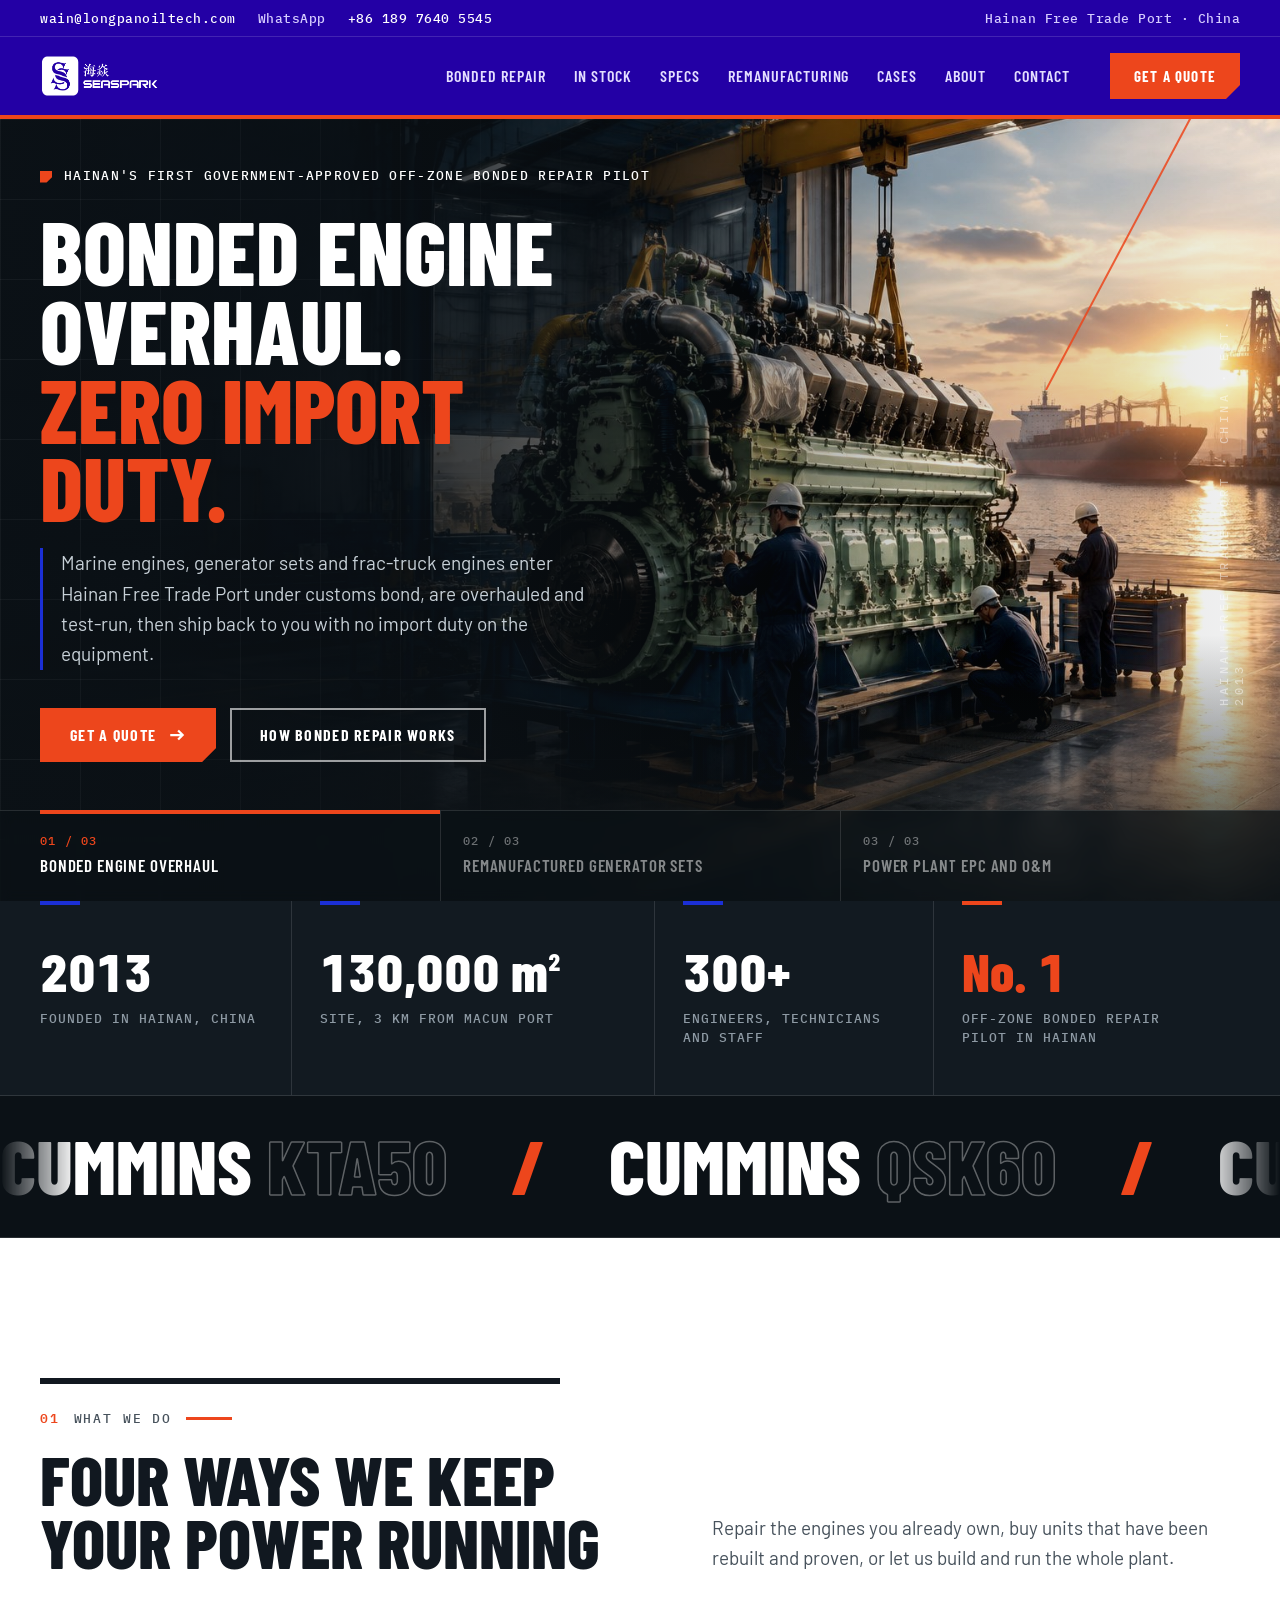
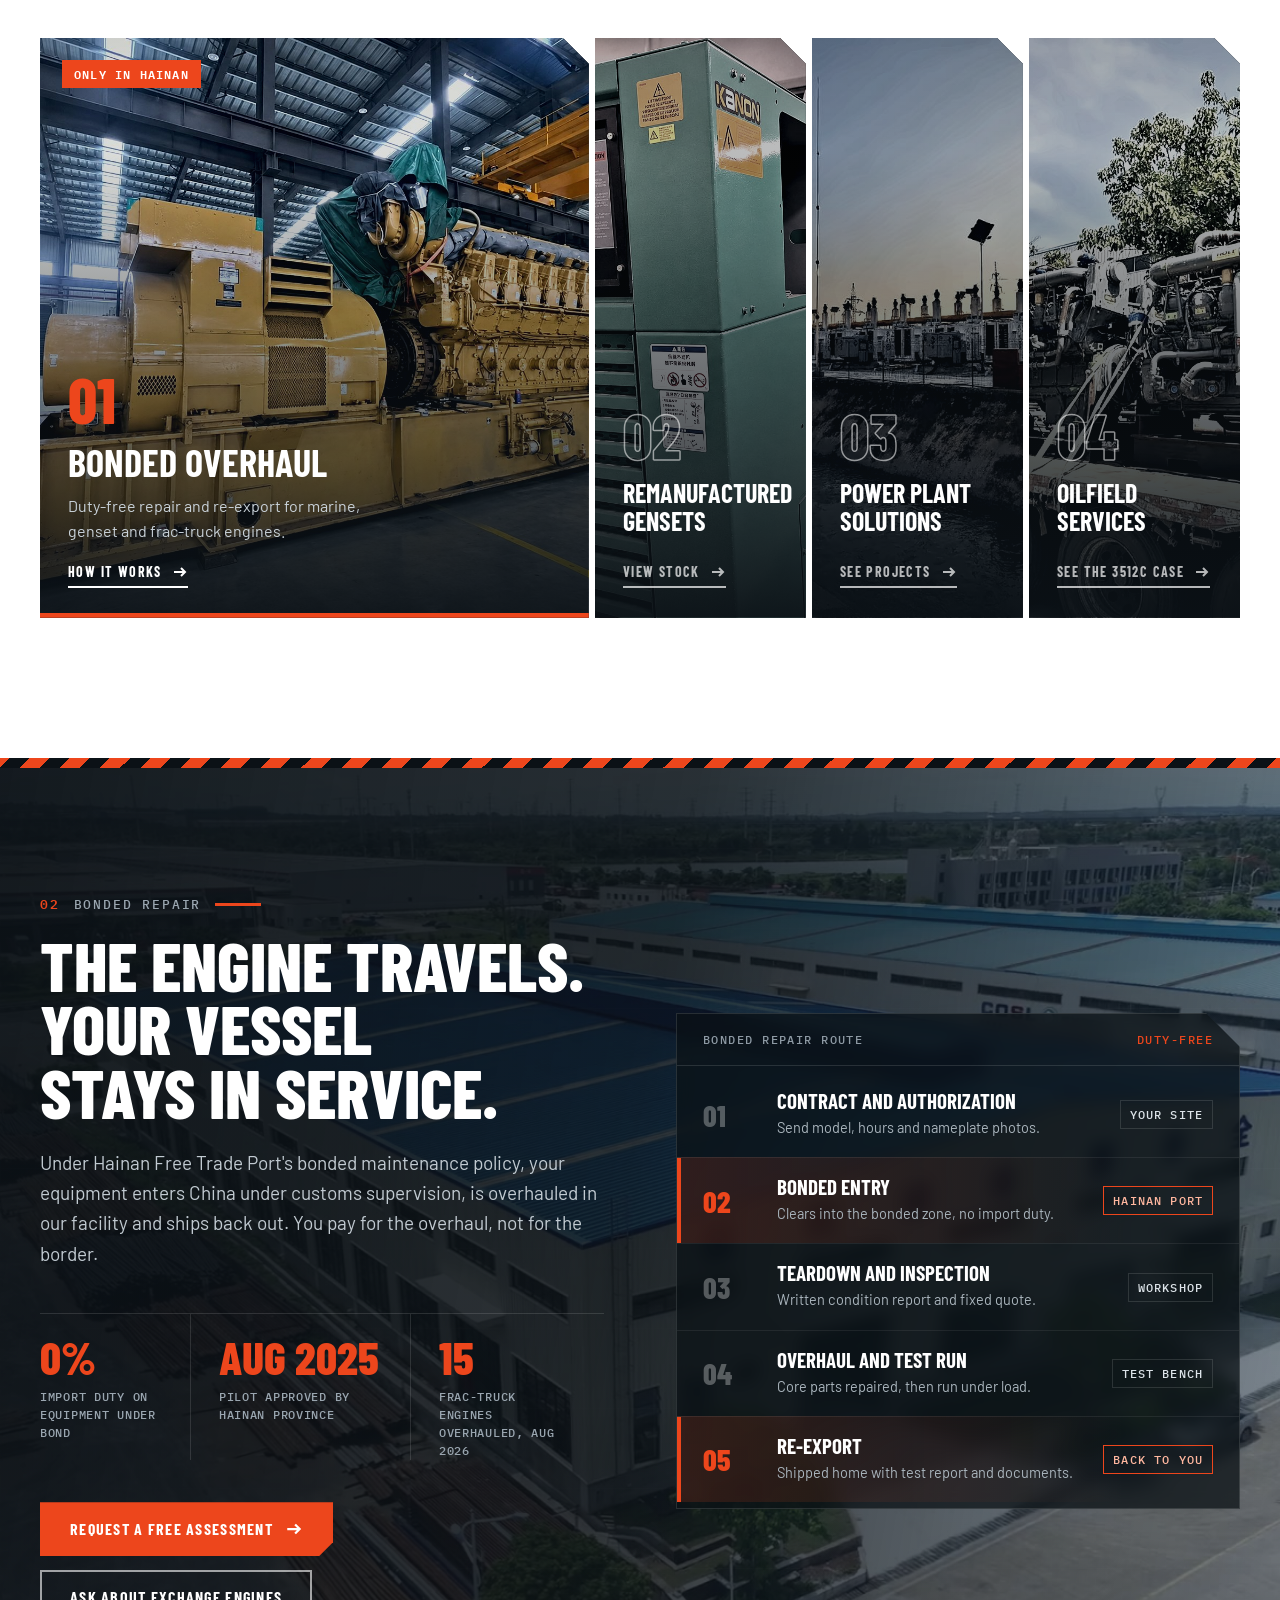
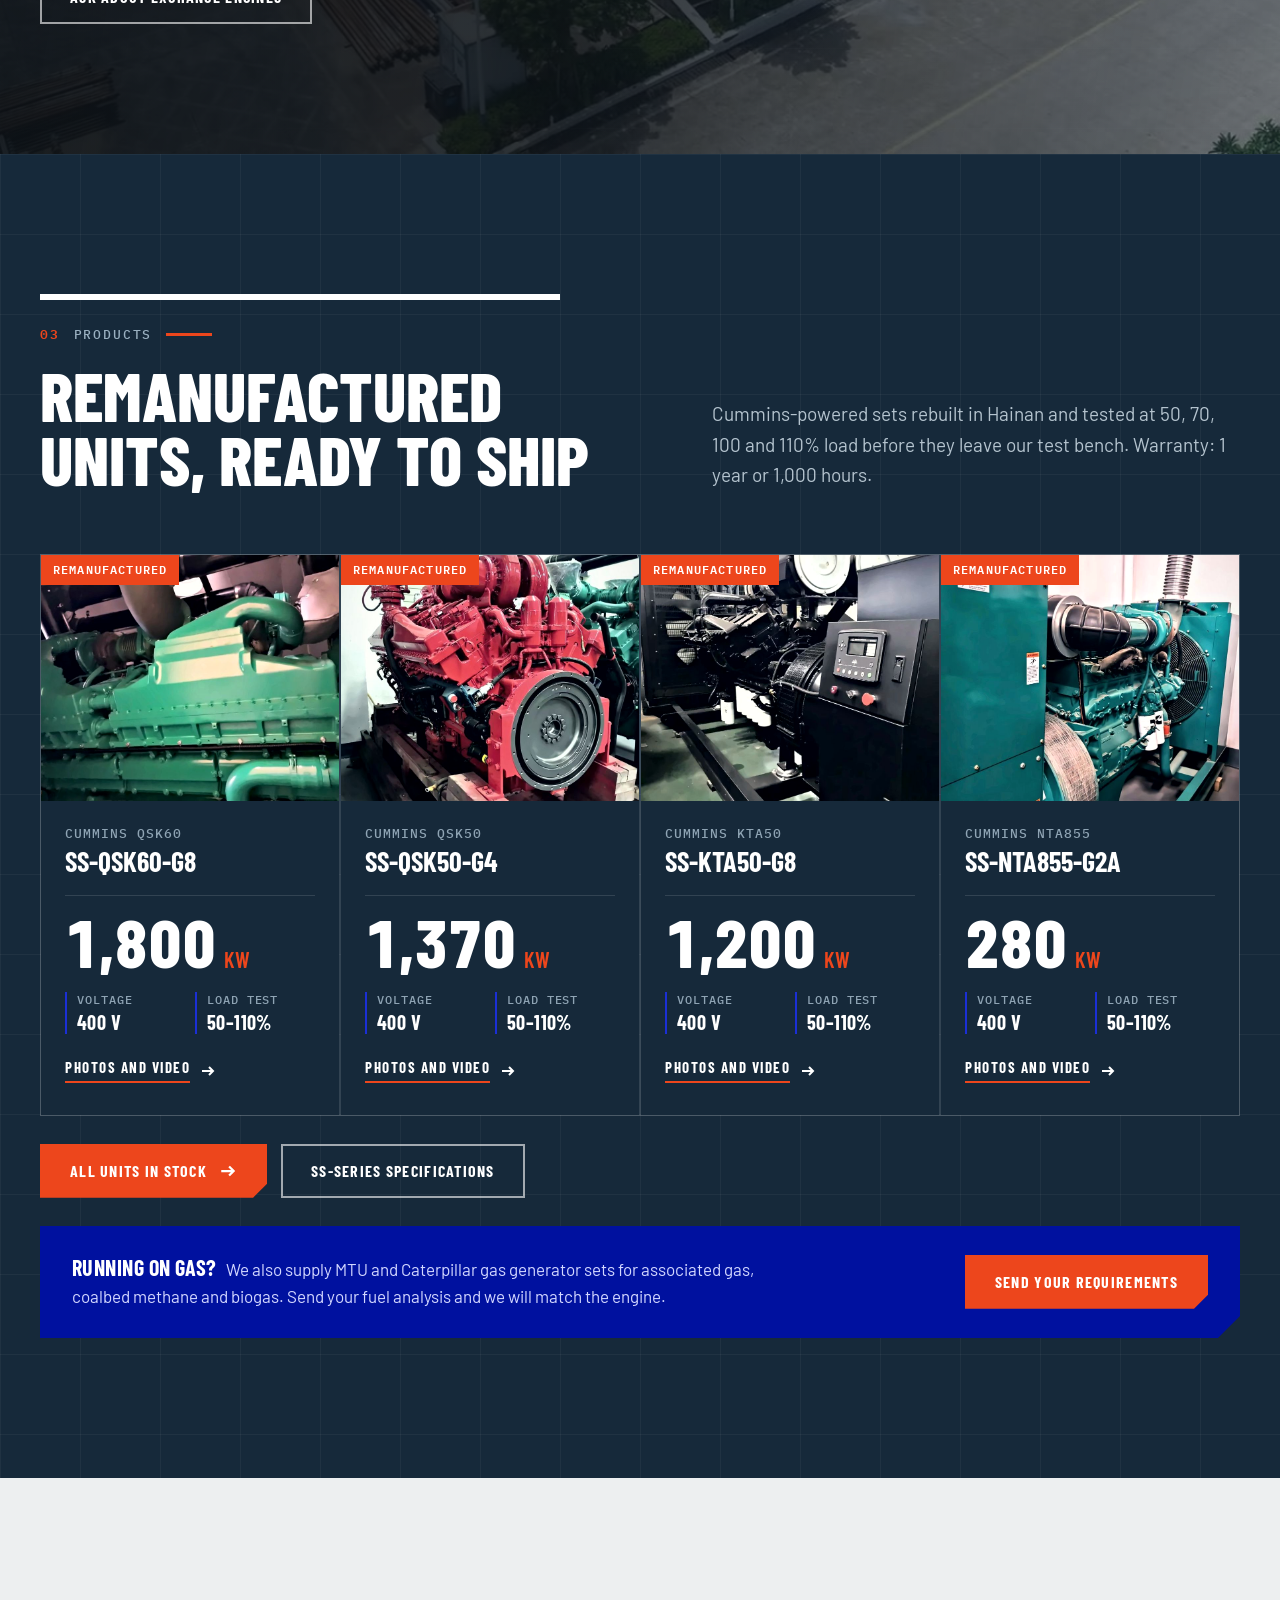
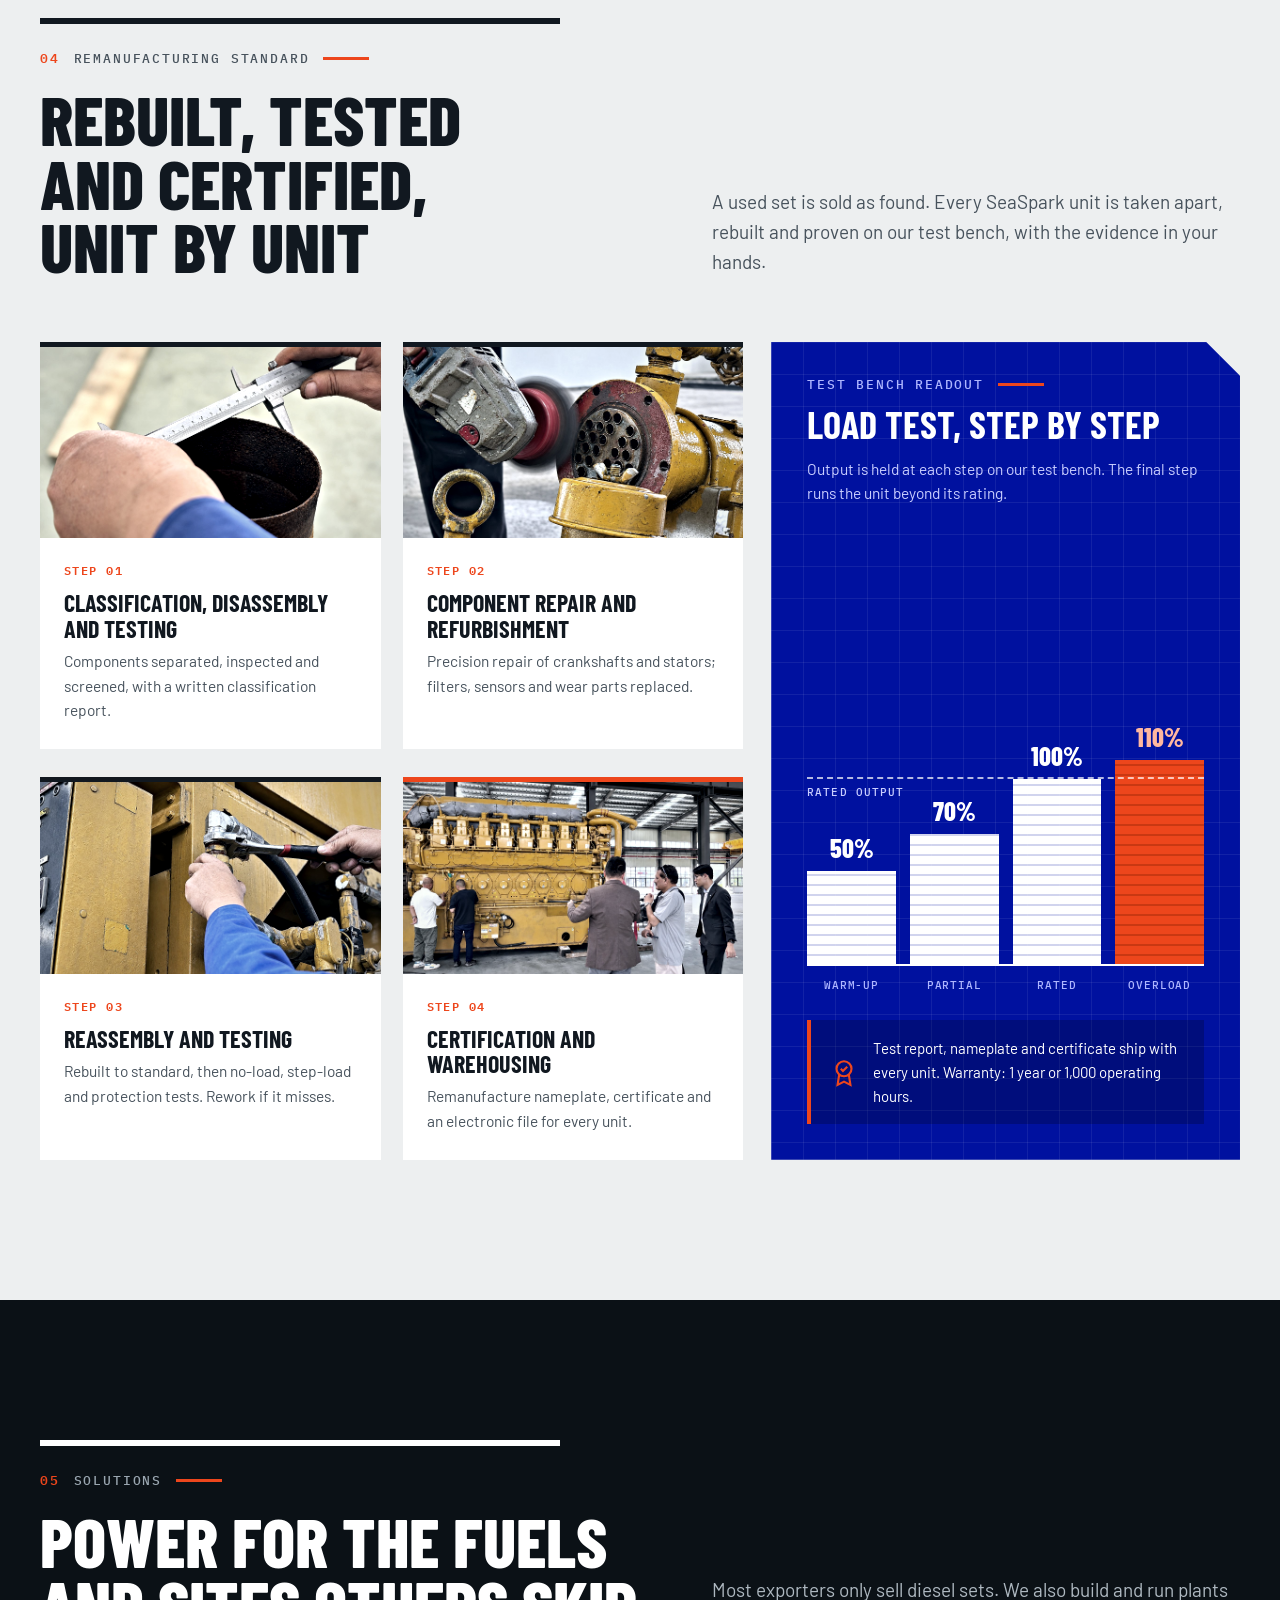
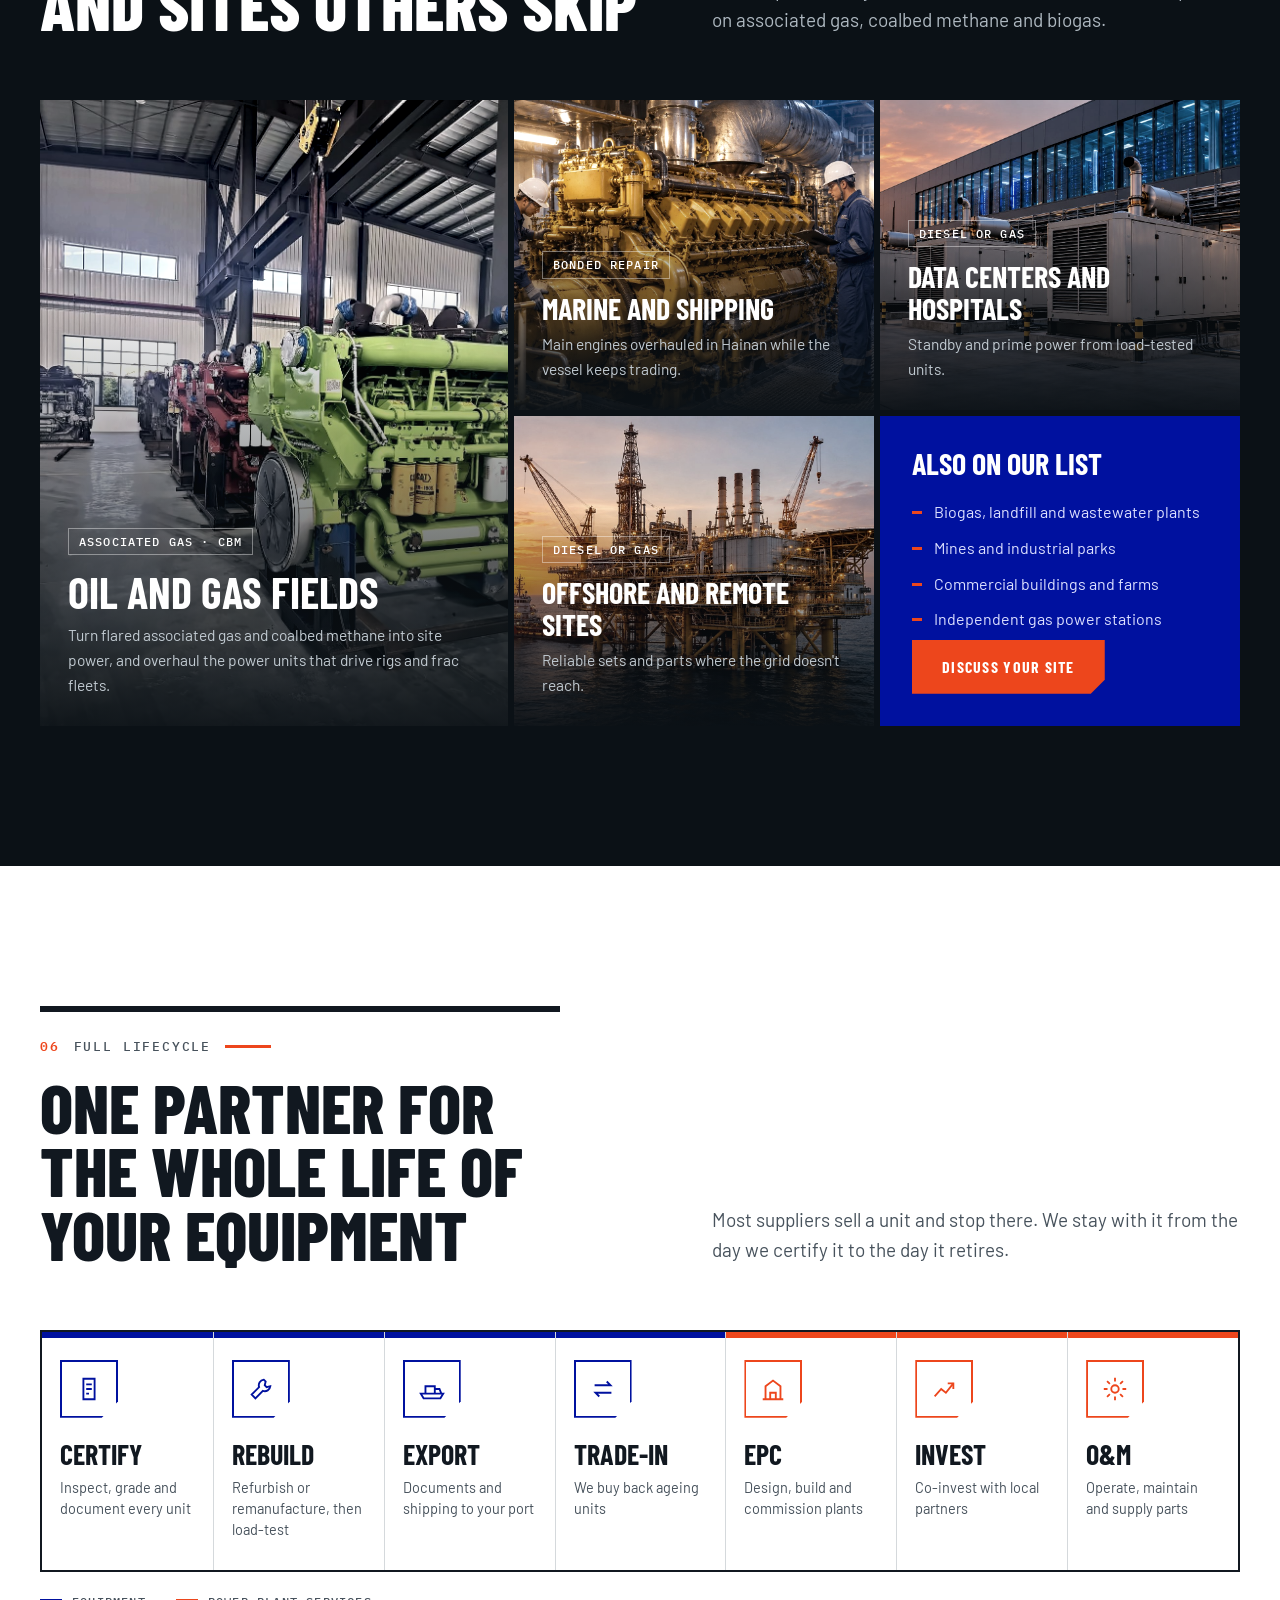
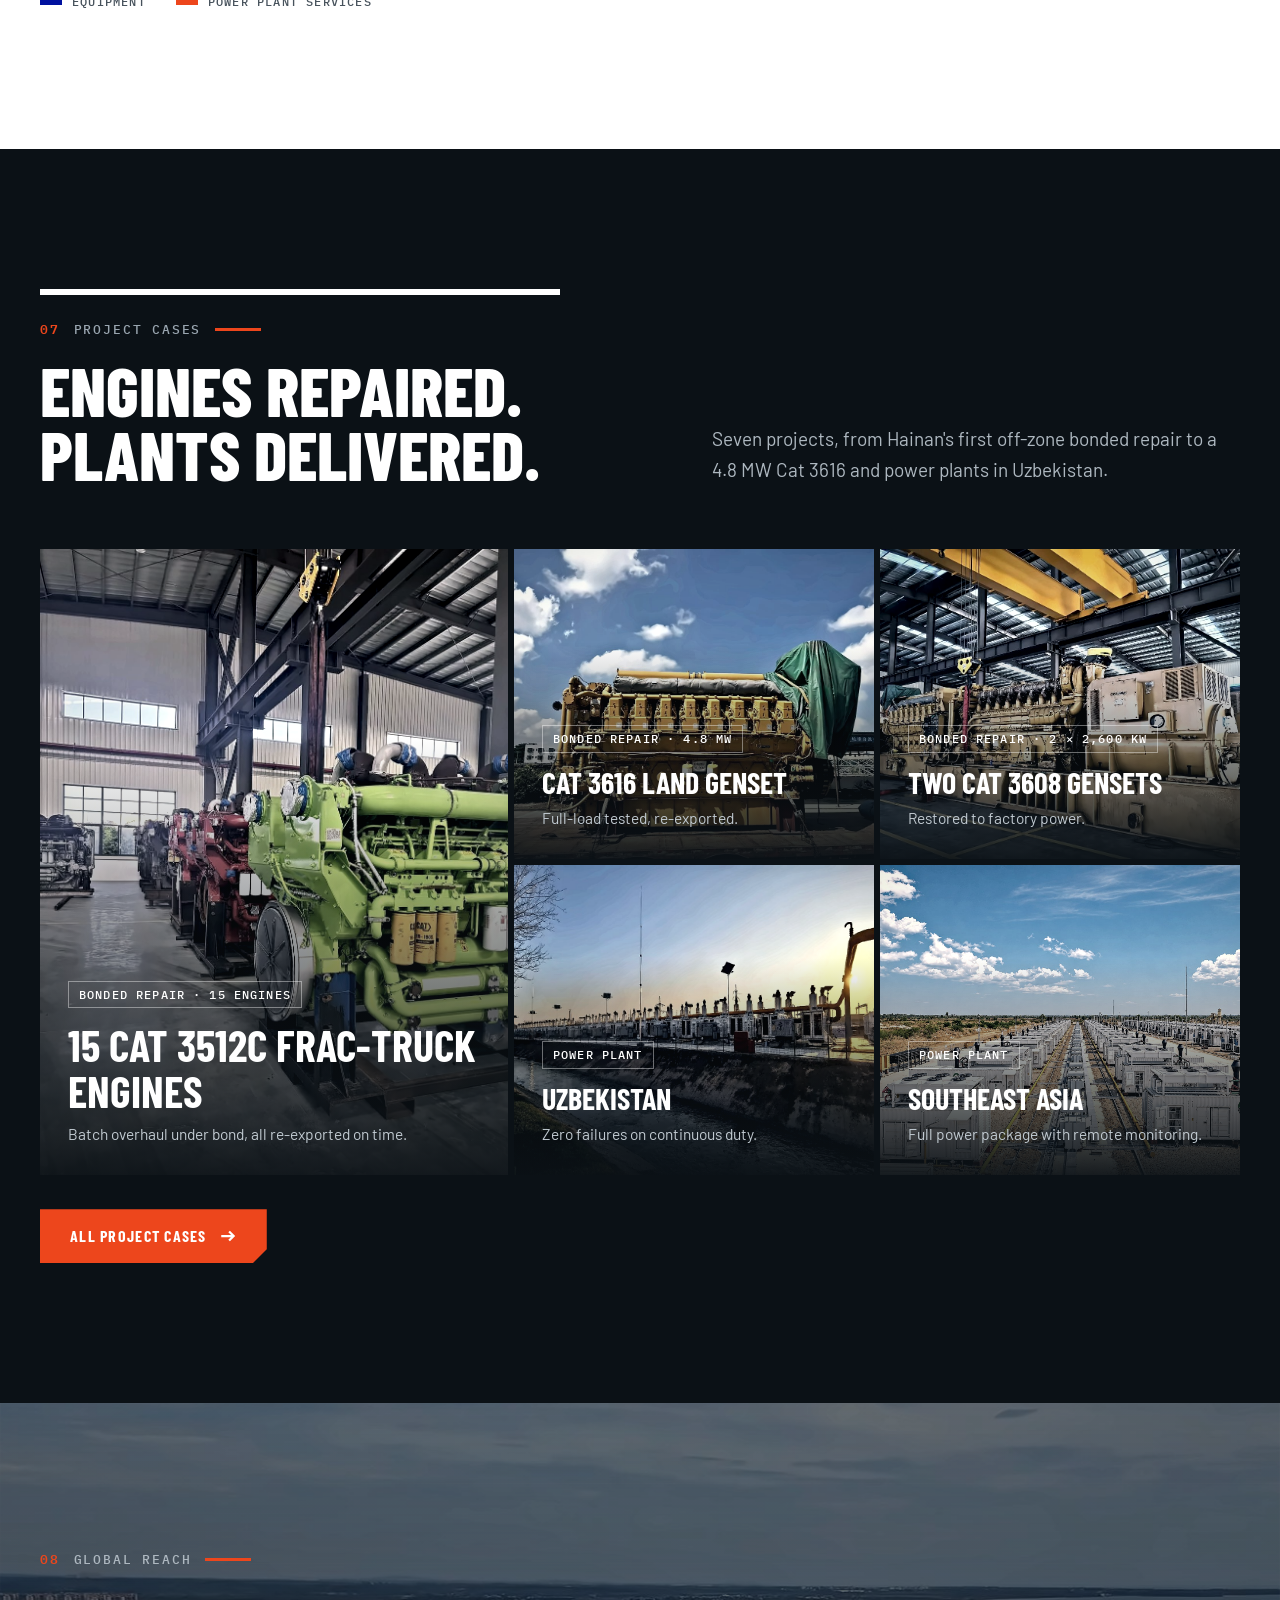
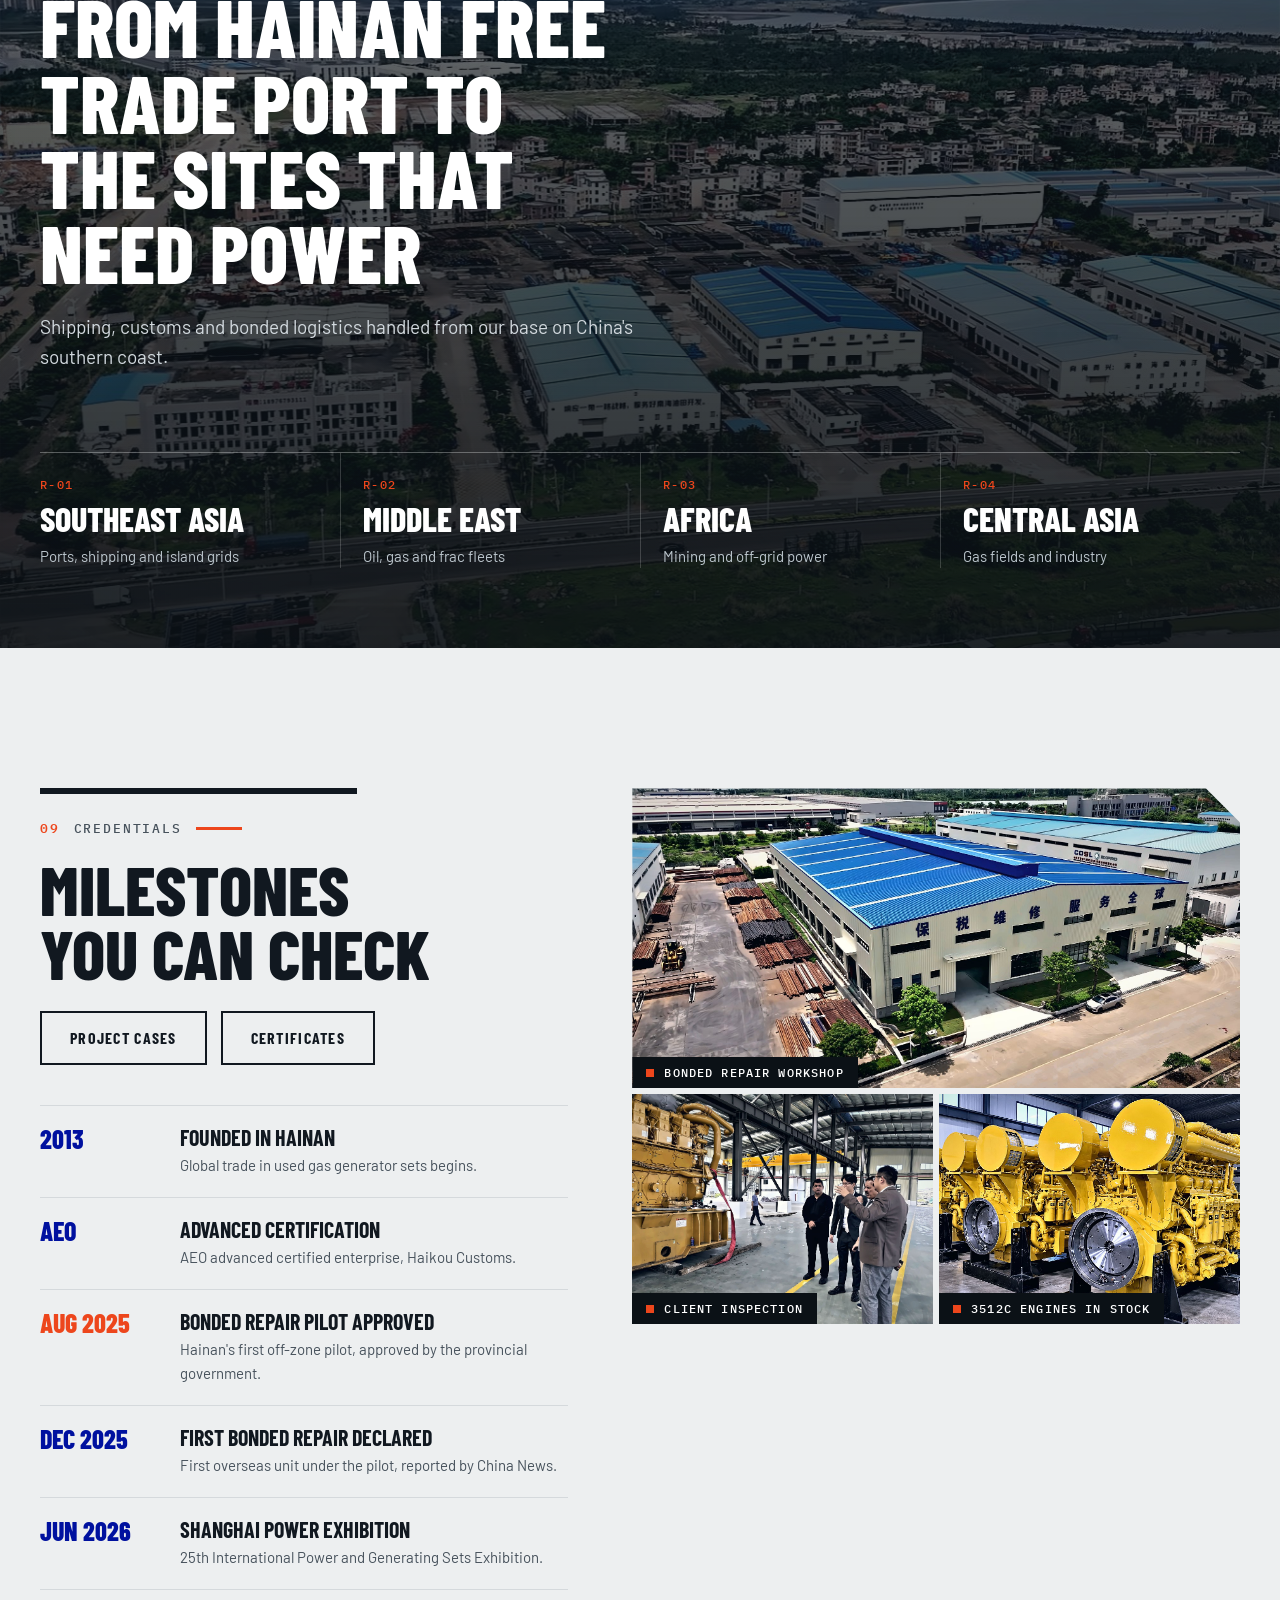
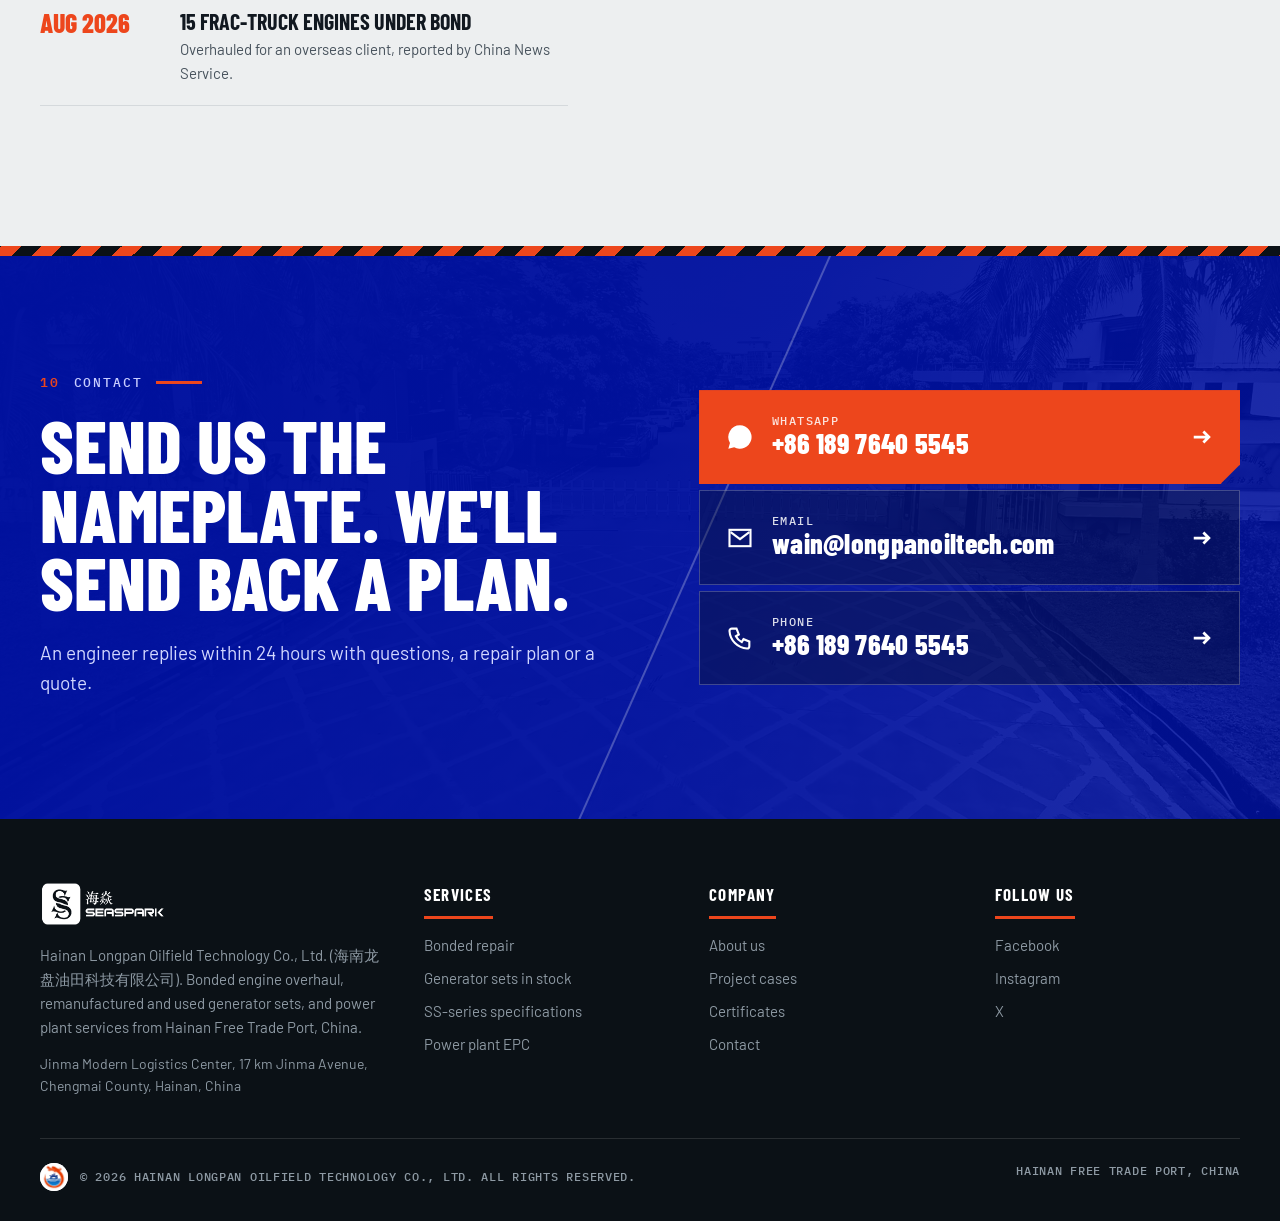
<file: index.html>
<!doctype html>
<html lang="en">
<head>
<meta charset="utf-8">
<meta name="viewport" content="width=device-width, initial-scale=1, viewport-fit=cover">
<title>LP SeaSpark | Bonded Engine Overhaul & Remanufactured Generator Sets</title>
<meta name="description" content="Hainan Longpan Oilfield Technology (LP SeaSpark): duty-free bonded engine overhaul in Hainan Free Trade Port, remanufactured and used Caterpillar, Cummins and MTU generator sets in stock, and power plant EPC, investment and O&M.">
<meta name="theme-color" content="#2300A5">
<link rel="preconnect" href="https://fonts.googleapis.com">
<link rel="preconnect" href="https://fonts.gstatic.com" crossorigin>
<link rel="stylesheet" href="https://fonts.googleapis.com/css2?family=Barlow+Condensed:wght@500;600;700;800&family=Barlow:wght@400;500;600;700&family=IBM+Plex+Mono:wght@400;500;600&display=swap">
<link rel="stylesheet" href="css/site.css">
</head>
<body>

<div class="intro" id="intro" aria-hidden="true" hidden>
  <div class="door t"><div class="st"><img class="bgi" src="images/c-hero-3616.jpg" alt=""><div class="mk"><img src="images/logo-white.png" alt="" class="lg"><b>SEASPARK</b><span>Bonded overhaul <i></i> Remanufactured power <i></i> Since 2013</span></div></div></div><div class="door b"><div class="st"><img class="bgi" src="images/c-hero-3616.jpg" alt=""><div class="mk"><img src="images/logo-white.png" alt="" class="lg"><b>SEASPARK</b><span>Bonded overhaul <i></i> Remanufactured power <i></i> Since 2013</span></div></div></div>
  <div class="ln"></div>
  <canvas id="introFx"></canvas>
  <div class="hud"><span class="tl">LP SeaSpark<br>Hainan Free Trade Port</span><span class="tr">19°54′N · 110°01′E<br>Bonded maintenance zone</span><span class="bl" id="introPct">000</span><span class="br">Initialising</span><i class="prog" id="introBar"></i></div>
  <button class="skip" id="introSkip" type="button">Skip</button>
</div>

<div class="topbar"><div class="wrap">
  <span><b>wain@longpanoiltech.com</b>WhatsApp <b>+86 189 7640 5545</b></span>
  <span>Hainan Free Trade Port · China</span>
</div></div>

<header class="nav"><div class="wrap">
  <a class="logo" href="index.html"><img src="images/logo-white.png" alt="SeaSpark 海焱" width="130" height="40"></a>
  <ul><li><a href="#bonded">Bonded Repair</a></li><li><a href="inventory.html">In Stock</a></li><li><a href="specs.html">Specs</a></li><li><a href="#reman">Remanufacturing</a></li><li><a href="cases.html">Cases</a></li><li><a href="about.html">About</a></li><li><a href="#contact">Contact</a></li></ul>
  <a class="btn btn-orange" href="#contact">Get a quote</a>
  <button class="menu-btn" type="button" aria-label="Menu" aria-expanded="false"><svg viewBox="0 0 24 24" fill="none" stroke="currentColor" stroke-width="2"><path d="M3 6h18M3 12h18M3 18h18"/></svg></button>
</div></header>

<main id="top">
<!-- HERO -->
<section class="hero" aria-roledescription="carousel" aria-label="Highlights">
  <div class="slide on">
    <img src="images/hero-1.jpg" alt="Marine engine being overhauled in a harbourside workshop at sunset" style="object-position:60% 50%">
    <div class="wrap">
      <span class="tag">Hainan's first government-approved off-zone bonded repair pilot</span>
      <h1>Bonded engine overhaul. <em>Zero import duty.</em></h1>
      <p>Marine engines, generator sets and frac-truck engines enter Hainan Free Trade Port under customs bond, are overhauled and test-run, then ship back to you with no import duty on the equipment.</p>
      <div class="cta"><a class="btn btn-orange" href="#contact">Get a quote <svg viewBox="0 0 16 16" fill="none" stroke="currentColor" stroke-width="2"><path d="M2 8h11M9 4l4 4-4 4"/></svg></a><a class="btn btn-ghost" href="#bonded">How bonded repair works</a></div>
    </div>
  </div>
  <div class="slide">
    <img src="images/c-hero-3616.jpg" alt="Caterpillar 3616 generator set in our Hainan workshop" style="object-position:55% 60%">
    <div class="wrap">
      <span class="tag">SeaSpark remanufactured · In stock</span>
      <div class="h1">Rebuilt and load-tested to <em>110%</em></div>
      <p>Caterpillar, Cummins, MTU, MWM and Jenbacher units in our Hainan yard. Remanufactured sets carry a 1-year / 1,000-hour warranty and a test report.</p>
      <div class="cta"><a class="btn btn-orange" href="inventory.html">View stock <svg viewBox="0 0 16 16" fill="none" stroke="currentColor" stroke-width="2"><path d="M2 8h11M9 4l4 4-4 4"/></svg></a><a class="btn btn-ghost" href="#reman">Our standard</a></div>
    </div>
  </div>
  <div class="slide">
    <img src="images/c-plant-se-asia.jpg" alt="Containerised generator sets at a power plant we supplied in Southeast Asia" style="object-position:60% 50%">
    <div class="wrap">
      <span class="tag">EPC, investment and O&amp;M</span>
      <div class="h1">Power plants built, financed and <em>kept running</em></div>
      <p>Gas, associated-gas, coalbed-methane and biogas power plants, from feasibility to long-term operation.</p>
      <div class="cta"><a class="btn btn-orange" href="#contact">Discuss a project <svg viewBox="0 0 16 16" fill="none" stroke="currentColor" stroke-width="2"><path d="M2 8h11M9 4l4 4-4 4"/></svg></a><a class="btn btn-ghost" href="cases.html">See our projects</a></div>
    </div>
  </div>
  <span class="side-tag">Hainan Free Trade Port · China · Est. 2013</span>
  <div class="dots"><div class="wrap">
    <button aria-current="true"><b>01 / 03</b>Bonded engine overhaul</button><button><b>02 / 03</b>Remanufactured generator sets</button><button><b>03 / 03</b>Power plant EPC and O&amp;M</button>
  </div></div>
</section>

<!-- STATS -->
<section class="stats" aria-label="Company facts"><div class="wrap">
  <div class="stat"><b>2013</b><span>Founded in Hainan, China</span></div>
  <div class="stat"><b>130,000 m<sup>2</sup></b><span>Site, 3 km from Macun Port</span></div>
  <div class="stat"><b>300+</b><span>Engineers, technicians and staff</span></div>
  <div class="stat hl"><b>No. 1</b><span>Off-zone bonded repair pilot in Hainan</span></div>
</div></section>

<section class="marquee" aria-label="Engines we overhaul and remanufacture"><div class="mq"><div class="mq-track"><span><em>Cummins</em> KTA50</span><span><em>Cummins</em> QSK60</span><span><em>Cummins</em> QSK50</span><span><em>Caterpillar</em> 3512</span><span><em>Caterpillar</em> G3516H</span><span><em>MTU</em> 4000</span><span><em>Cummins</em> NTA855</span><span><em>Jichai</em> 190</span><span aria-hidden="true"><em>Cummins</em> KTA50</span><span aria-hidden="true"><em>Cummins</em> QSK60</span><span aria-hidden="true"><em>Cummins</em> QSK50</span><span aria-hidden="true"><em>Caterpillar</em> 3512</span><span aria-hidden="true"><em>Caterpillar</em> G3516H</span><span aria-hidden="true"><em>MTU</em> 4000</span><span aria-hidden="true"><em>Cummins</em> NTA855</span><span aria-hidden="true"><em>Jichai</em> 190</span></div></div></section>

<!-- BUSINESS -->
<section class="sec" id="about"><div class="wrap">
  <div class="sec-head" data-rv>
    <div><div class="kicker"><b>01</b>What we do</div><h2>Four ways we keep your power running</h2></div>
    <p class="lead">Repair the engines you already own, buy units that have been rebuilt and proven, or let us build and run the whole plant.</p>
  </div>
  <div class="biz" data-rv="2">
    <a class="card star active" href="#bonded"><img src="images/c-3616-workshop.jpg" alt="Caterpillar 3616 generator set in our bonded workshop"><span class="flag">Only in Hainan</span>
      <div class="body"><span class="no">01</span><h3>Bonded overhaul</h3><p>Duty-free repair and re-export for marine, genset and frac-truck engines.</p><span class="link">How it works <svg viewBox="0 0 16 16" fill="none" stroke="currentColor" stroke-width="2"><path d="M2 8h11M9 4l4 4-4 4"/></svg></span></div></a>
    <a class="card" href="inventory.html"><img src="images/c-reman-kta50.jpg" alt="Remanufactured Cummins KTA50 generator set">
      <div class="body"><span class="no">02</span><h3>Remanufactured gensets</h3><p>Remanufactured, used and unused gas and diesel sets, with photos and videos.</p><span class="link">View stock <svg viewBox="0 0 16 16" fill="none" stroke="currentColor" stroke-width="2"><path d="M2 8h11M9 4l4 4-4 4"/></svg></span></div></a>
    <a class="card" href="cases.html"><img src="images/c-plant-uzbek.jpg" alt="Power plant in Uzbekistan">
      <div class="body"><span class="no">03</span><h3>Power plant solutions</h3><p>EPC turnkey builds, co-investment and long-term O&amp;M.</p><span class="link">See projects <svg viewBox="0 0 16 16" fill="none" stroke="currentColor" stroke-width="2"><path d="M2 8h11M9 4l4 4-4 4"/></svg></span></div></a>
    <a class="card" href="cases.html#case-05"><img src="images/c-frac-truck.jpg" alt="Overhauled Cat 3512C frac-truck engines loaded for re-export">
      <div class="body"><span class="no">04</span><h3>Oilfield services</h3><p>Power-unit overhaul for rigs and frac fleets, plus rig parts.</p><span class="link">See the 3512C case <svg viewBox="0 0 16 16" fill="none" stroke="currentColor" stroke-width="2"><path d="M2 8h11M9 4l4 4-4 4"/></svg></span></div></a>
  </div>
</div></section>

<!-- BONDED -->
<section class="band" id="bonded">
  <video src="videos/aerial-bonded.mp4" poster="images/poster-aerial-bonded.jpg" autoplay muted loop playsinline aria-hidden="true"></video>
  <div class="wrap">
    <div>
      <div class="kicker"><b>02</b>Bonded repair</div>
      <h2>The engine travels. Your vessel stays in service.</h2>
      <p class="lead">Under Hainan Free Trade Port's bonded maintenance policy, your equipment enters China under customs supervision, is overhauled in our facility and ships back out. You pay for the overhaul, not for the border.</p>
      <div class="perks">
        <div><b>0%</b><span>Import duty on equipment under bond</span></div>
        <div><b>Aug 2025</b><span>Pilot approved by Hainan Province</span></div>
        <div><b>15</b><span>Frac-truck engines overhauled, Aug 2026</span></div>
      </div>
      <div class="cta"><a class="btn btn-orange" href="#contact">Request a free assessment <svg viewBox="0 0 16 16" fill="none" stroke="currentColor" stroke-width="2"><path d="M2 8h11M9 4l4 4-4 4"/></svg></a><a class="btn btn-ghost" href="#contact">Ask about exchange engines</a></div>
    </div>
    <div class="route" data-rv="2">
      <header><span>Bonded repair route</span><b>Duty-free</b></header>
      <ol>
        <li><div><h3>Contract and authorization</h3><p>Send model, hours and nameplate photos.</p></div><em>Your site</em></li>
        <li class="port"><div><h3>Bonded entry</h3><p>Clears into the bonded zone, no import duty.</p></div><em>Hainan port</em></li>
        <li><div><h3>Teardown and inspection</h3><p>Written condition report and fixed quote.</p></div><em>Workshop</em></li>
        <li><div><h3>Overhaul and test run</h3><p>Core parts repaired, then run under load.</p></div><em>Test bench</em></li>
        <li class="port"><div><h3>Re-export</h3><p>Shipped home with test report and documents.</p></div><em>Back to you</em></li>
      </ol>
    </div>
  </div>
</section>

<!-- UNITS -->
<section class="sec units steelbg" id="units"><div class="wrap">
  <div class="sec-head" data-rv>
    <div><div class="kicker"><b>03</b>Products</div><h2>Remanufactured units, ready to ship</h2></div>
    <p class="lead">Cummins-powered sets rebuilt in Hainan and tested at 50, 70, 100 and 110% load before they leave our test bench. Warranty: 1 year or 1,000 hours.</p>
  </div>
  <div class="unit-grid" data-rv="2">
    <article class="unit"><div class="unit-img"><img src="images/unit-qsk60.jpg" alt="Remanufactured Cummins QSK60-G8 generator set in our Hainan stock"><span>Remanufactured</span></div>
      <div class="unit-body"><small>Cummins QSK60</small><h3>SS-QSK60-G8</h3><div class="unit-pw"><b>1,800</b><span>kW</span></div>
      <div class="unit-spec"><span>Voltage<b>400 V</b></span><span>Load test<b>50–110%</b></span></div><a class="link" href="inventory.html#cum-qsk60-g8-1800-reman"><span>Photos and video</span> <svg viewBox="0 0 16 16" fill="none" stroke="currentColor" stroke-width="2"><path d="M2 8h11M9 4l4 4-4 4"/></svg></a></div></article>
    <article class="unit"><div class="unit-img"><img src="images/unit-qsk50.jpg" alt="Remanufactured Cummins QSK50-G4 engine in our Hainan stock"><span>Remanufactured</span></div>
      <div class="unit-body"><small>Cummins QSK50</small><h3>SS-QSK50-G4</h3><div class="unit-pw"><b>1,370</b><span>kW</span></div>
      <div class="unit-spec"><span>Voltage<b>400 V</b></span><span>Load test<b>50–110%</b></span></div><a class="link" href="inventory.html#cum-qsk50-g4-1370-reman"><span>Photos and video</span> <svg viewBox="0 0 16 16" fill="none" stroke="currentColor" stroke-width="2"><path d="M2 8h11M9 4l4 4-4 4"/></svg></a></div></article>
    <article class="unit"><div class="unit-img"><img src="images/unit-kta50.jpg" alt="Remanufactured Cummins KTA50-G8 generator set in our Hainan stock"><span>Remanufactured</span></div>
      <div class="unit-body"><small>Cummins KTA50</small><h3>SS-KTA50-G8</h3><div class="unit-pw"><b>1,200</b><span>kW</span></div>
      <div class="unit-spec"><span>Voltage<b>400 V</b></span><span>Load test<b>50–110%</b></span></div><a class="link" href="inventory.html#cum-kta50-g8-1200-reman"><span>Photos and video</span> <svg viewBox="0 0 16 16" fill="none" stroke="currentColor" stroke-width="2"><path d="M2 8h11M9 4l4 4-4 4"/></svg></a></div></article>
    <article class="unit"><div class="unit-img"><img src="images/unit-nta855.jpg" alt="Remanufactured Cummins NTA855-G2A generator set in our Hainan stock"><span>Remanufactured</span></div>
      <div class="unit-body"><small>Cummins NTA855</small><h3>SS-NTA855-G2A</h3><div class="unit-pw"><b>280</b><span>kW</span></div>
      <div class="unit-spec"><span>Voltage<b>400 V</b></span><span>Load test<b>50–110%</b></span></div><a class="link" href="inventory.html#cum-nta855-g2a-280-reman"><span>Photos and video</span> <svg viewBox="0 0 16 16" fill="none" stroke="currentColor" stroke-width="2"><path d="M2 8h11M9 4l4 4-4 4"/></svg></a></div></article>
  </div>
  <div class="sec-cta" style="margin:28px 0 0"><a class="btn btn-orange" href="inventory.html">All units in stock <svg viewBox="0 0 16 16" fill="none" stroke="currentColor" stroke-width="2"><path d="M2 8h11M9 4l4 4-4 4"/></svg></a><a class="btn btn-ghost" href="specs.html">SS-series specifications</a></div>
  <div class="gasline"><p><b>Running on gas?</b> We also supply MTU and Caterpillar gas generator sets for associated gas, coalbed methane and biogas. Send your fuel analysis and we will match the engine.</p><a class="btn btn-orange" href="#contact">Send your requirements</a></div>
</div></section>

<!-- REMAN -->
<section class="sec concrete" id="reman"><div class="wrap">
  <div class="sec-head" data-rv>
    <div><div class="kicker"><b>04</b>Remanufacturing standard</div><h2>Rebuilt, tested and certified, unit by unit</h2></div>
    <p class="lead">A used set is sold as found. Every SeaSpark unit is taken apart, rebuilt and proven on our test bench, with the evidence in your hands.</p>
  </div>
  <div class="reman-grid" data-rv="2">
    <ol class="steps">
      <li><figure><img src="images/c-step-measure.jpg" alt="Technician measuring a cylinder liner"></figure><div class="t"><h3>Classification, disassembly and testing</h3><p>Components separated, inspected and screened, with a written classification report.</p></div></li>
      <li><figure><img src="images/c-step-grind.jpg" alt="Technician refurbishing a cooler housing"></figure><div class="t"><h3>Component repair and refurbishment</h3><p>Precision repair of crankshafts and stators; filters, sensors and wear parts replaced.</p></div></li>
      <li><figure><img src="images/c-step-fit.jpg" alt="Technician refitting fluid lines during reassembly"></figure><div class="t"><h3>Reassembly and testing</h3><p>Rebuilt to standard, then no-load, step-load and protection tests. Rework if it misses.</p></div></li>
      <li><figure><img src="images/c-step-inspect.jpg" alt="Clients inspecting a finished Caterpillar 3616"></figure><div class="t"><h3>Certification and warehousing</h3><p>Remanufacture nameplate, certificate and an electronic file for every unit.</p></div></li>
    </ol>
    <div class="load">
      <div class="kicker">Test bench readout</div>
      <h3>Load test, step by step</h3>
      <p>Output is held at each step on our test bench. The final step runs the unit beyond its rating.</p>
      <div class="bars-wrap">
        <div class="bars">
          <div class="rated"><span>Rated output</span></div>
          <div class="bar"><b>50%</b><i style="height:37.3%"></i></div>
          <div class="bar"><b>70%</b><i style="height:52.2%"></i></div>
          <div class="bar"><b>100%</b><i style="height:74.5%"></i></div>
          <div class="bar"><b>110%</b><i style="height:82%"></i></div>
        </div>
        <div class="bars-x"><span>Warm-up</span><span>Partial</span><span>Rated</span><span>Overload</span></div>
      </div>
      <div class="cert"><svg viewBox="0 0 28 28" fill="none" stroke="currentColor" stroke-width="2"><circle cx="14" cy="11" r="7"/><path d="M9.5 16.5 8 26l6-3 6 3-1.5-9.5"/><path d="m11 11 2 2 4-4"/></svg><span>Test report, nameplate and certificate ship with every unit. Warranty: 1 year or 1,000 operating hours.</span></div>
    </div>
  </div>
</div></section>

<!-- APPLICATIONS -->
<section class="sec apps dark" id="apps"><div class="wrap">
  <div class="sec-head" data-rv>
    <div><div class="kicker"><b>05</b>Solutions</div><h2>Power for the fuels and sites others skip</h2></div>
    <p class="lead">Most exporters only sell diesel sets. We also build and run plants on associated gas, coalbed methane and biogas.</p>
  </div>
  <div class="app-grid" data-rv="2">
    <a class="app" href="#contact"><img src="images/c-frac-workshop.jpg" alt="Caterpillar 3512C frac-truck engines in our workshop"><div class="body"><span class="fuel">Associated gas · CBM</span><h3>Oil and gas fields</h3><p>Turn flared associated gas and coalbed methane into site power, and overhaul the power units that drive rigs and frac fleets.</p></div></a>
    <a class="app" href="#contact"><img src="images/app-marine.jpg" alt="Engineers inspecting a marine diesel engine in a ship engine room" style="object-position:55% 40%"><div class="body"><span class="fuel">Bonded repair</span><h3>Marine and shipping</h3><p>Main engines overhauled in Hainan while the vessel keeps trading.</p></div></a>
    <a class="app" href="#contact"><img src="images/app-datacenter.jpg" alt="Standby generator sets outside a data center at dusk" style="object-position:72% 45%"><div class="body"><span class="fuel">Diesel or gas</span><h3>Data centers and hospitals</h3><p>Standby and prime power from load-tested units.</p></div></a>
    <a class="app" href="#contact"><img src="images/app-offshore.jpg" alt="Offshore oil and gas platform at sunset" style="object-position:68% 40%"><div class="body"><span class="fuel">Diesel or gas</span><h3>Offshore and remote sites</h3><p>Reliable sets and parts where the grid doesn't reach.</p></div></a>
    <div class="app text"><div><h3>Also on our list</h3><ul><li>Biogas, landfill and wastewater plants</li><li>Mines and industrial parks</li><li>Commercial buildings and farms</li><li>Independent gas power stations</li></ul></div><a class="btn btn-orange" href="#contact" style="align-self:flex-start">Discuss your site</a></div>
  </div>
</div></section>

<!-- LIFECYCLE -->
<section class="sec"><div class="wrap">
  <div class="sec-head" data-rv>
    <div><div class="kicker"><b>06</b>Full lifecycle</div><h2>One partner for the whole life of your equipment</h2></div>
    <p class="lead">Most suppliers sell a unit and stop there. We stay with it from the day we certify it to the day it retires.</p>
  </div>
  <ol class="chain" data-rv="2">
    <li><i><svg viewBox="0 0 30 30" fill="none" stroke="currentColor" stroke-width="2"><path d="M9 4h12v22H9z"/><path d="M12 10h6M12 15h6M12 20h3"/></svg></i><h3>Certify</h3><p>Inspect, grade and document every unit</p></li>
    <li><i><svg viewBox="0 0 30 30" fill="none" stroke="currentColor" stroke-width="2"><path d="M18 5a6 6 0 0 0-5 8L5 21l4 4 8-8a6 6 0 0 0 8-5l-4 1-2-2 1-4Z"/></svg></i><h3>Rebuild</h3><p>Refurbish or remanufacture, then load-test</p></li>
    <li><i><svg viewBox="0 0 30 30" fill="none" stroke="currentColor" stroke-width="2"><path d="M3 20h24l-3 5H6zM8 20V12h10v8M18 15h5l2 5"/></svg></i><h3>Export</h3><p>Documents and shipping to your port</p></li>
    <li><i><svg viewBox="0 0 30 30" fill="none" stroke="currentColor" stroke-width="2"><path d="M6 11h17l-4-4M24 19H7l4 4"/></svg></i><h3>Trade-in</h3><p>We buy back ageing units</p></li>
    <li><i><svg viewBox="0 0 30 30" fill="none" stroke="currentColor" stroke-width="2"><path d="M4 26h22M7 26V12l8-6 8 6v14M12 26v-7h6v7"/></svg></i><h3>EPC</h3><p>Design, build and commission plants</p></li>
    <li><i><svg viewBox="0 0 30 30" fill="none" stroke="currentColor" stroke-width="2"><path d="M5 23 12 15l5 4 8-10"/><path d="M19 9h6v6"/></svg></i><h3>Invest</h3><p>Co-invest with local partners</p></li>
    <li><i><svg viewBox="0 0 30 30" fill="none" stroke="currentColor" stroke-width="2"><circle cx="15" cy="15" r="4"/><path d="M15 3v4M15 23v4M3 15h4M23 15h4M6.5 6.5l3 3M20.5 20.5l3 3M6.5 23.5l3-3M20.5 9.5l3-3"/></svg></i><h3>O&amp;M</h3><p>Operate, maintain and supply parts</p></li>
  </ol>
  <div class="chain-note"><span><i></i>Equipment</span><span><i></i>Power plant services</span></div>
</div></section>

<!-- CASES -->
<section class="sec dark"><div class="wrap">
  <div class="sec-head" data-rv>
    <div><div class="kicker"><b>07</b>Project cases</div><h2>Engines repaired. Plants delivered.</h2></div>
    <p class="lead">Seven projects, from Hainan's first off-zone bonded repair to a 4.8 MW Cat 3616 and power plants in Uzbekistan.</p>
  </div>
  <div class="app-grid" data-rv="2">
    <a class="app" href="cases.html#case-05"><img src="images/c-frac-workshop.jpg" alt="15 Caterpillar 3512C engines under bonded repair"><div class="body"><span class="fuel">Bonded repair · 15 engines</span><h3>15 Cat 3512C frac-truck engines</h3><p>Batch overhaul under bond, all re-exported on time.</p></div></a>
    <a class="app" href="cases.html#case-07"><img src="images/c-case-3616.jpg" alt="Caterpillar 3616 generator set"><div class="body"><span class="fuel">Bonded repair · 4.8 MW</span><h3>Cat 3616 land genset</h3><p>Full-load tested, re-exported.</p></div></a>
    <a class="app" href="cases.html#case-06"><img src="images/c-case-3608.jpg" alt="Caterpillar 3608 generator set"><div class="body"><span class="fuel">Bonded repair · 2 × 2,600 kW</span><h3>Two Cat 3608 gensets</h3><p>Restored to factory power.</p></div></a>
    <a class="app" href="cases.html#case-03"><img src="images/c-plant-uzbek.jpg" alt="Power plant in Uzbekistan"><div class="body"><span class="fuel">Power plant</span><h3>Uzbekistan</h3><p>Zero failures on continuous duty.</p></div></a>
    <a class="app" href="cases.html#case-02"><img src="images/c-plant-se-asia.jpg" alt="Power plant in Southeast Asia"><div class="body"><span class="fuel">Power plant</span><h3>Southeast Asia</h3><p>Full power package with remote monitoring.</p></div></a>
  </div>
  <div class="sec-cta"><a class="btn btn-orange" href="cases.html">All project cases <svg viewBox="0 0 16 16" fill="none" stroke="currentColor" stroke-width="2"><path d="M2 8h11M9 4l4 4-4 4"/></svg></a></div>
</div></section>

<!-- GLOBAL -->
<section class="global">
  <img src="images/c-aerial-park.jpg" alt="Aerial view of our site near Macun Port, Hainan">
  <div class="wrap">
    <div class="kicker"><b>08</b>Global reach</div>
    <h2>From Hainan Free Trade Port to the sites that need power</h2>
    <p class="lead">Shipping, customs and bonded logistics handled from our base on China's southern coast.</p>
    <div class="regions" data-rv="2">
      <div><small>R-01</small><b>Southeast Asia</b><span>Ports, shipping and island grids</span></div>
      <div><small>R-02</small><b>Middle East</b><span>Oil, gas and frac fleets</span></div>
      <div><small>R-03</small><b>Africa</b><span>Mining and off-grid power</span></div>
      <div><small>R-04</small><b>Central Asia</b><span>Gas fields and industry</span></div>
    </div>
  </div>
</section>

<!-- CREDENTIALS -->
<section class="sec concrete"><div class="wrap cred-grid">
  <div>
    <div class="kicker"><b>09</b>Credentials</div>
    <h2>Milestones you can check</h2>
    <div class="sec-cta" style="margin-top:26px"><a class="btn btn-line" href="cases.html">Project cases</a><a class="btn btn-line" href="about.html#credentials">Certificates</a></div>
    <ol class="tl">
      <li><time>2013</time><div><h3>Founded in Hainan</h3><p>Global trade in used gas generator sets begins.</p></div></li>
      <li><time>AEO</time><div><h3>Advanced certification</h3><p>AEO advanced certified enterprise, Haikou Customs.</p></div></li>
      <li class="hot"><time>Aug 2025</time><div><h3>Bonded repair pilot approved</h3><p>Hainan's first off-zone pilot, approved by the provincial government.</p></div></li>
      <li><time>Dec 2025</time><div><h3>First bonded repair declared</h3><p>First overseas unit under the pilot, reported by China News.</p></div></li>
      <li><time>Jun 2026</time><div><h3>Shanghai Power Exhibition</h3><p>25th International Power and Generating Sets Exhibition.</p></div></li>
      <li class="hot"><time>Aug 2026</time><div><h3>15 frac-truck engines under bond</h3><p>Overhauled for an overseas client, reported by China News Service.</p></div></li>
    </ol>
  </div>
  <div class="mosaic" data-rv="2">
    <figure><img src="images/c-aerial-bonded-2.jpg" alt="Our bonded repair workshop from the air"><figcaption>Bonded repair workshop</figcaption></figure>
    <figure><img src="images/c-inspect-2.jpg" alt="Clients inspecting a Caterpillar 3616"><figcaption>Client inspection</figcaption></figure>
    <figure><img src="images/c-3512c-row.jpg" alt="Caterpillar 3512C engines in stock"><figcaption>3512C engines in stock</figcaption></figure>
  </div>
</div></section>

<!-- CLOSING -->
<section class="closing" id="contact"><img src="images/c-gate.jpg" alt=""><div class="wrap">
  <div>
    <div class="kicker" style="color:#C9CEFF"><b>10</b>Contact</div>
    <h2>Send us the nameplate. We'll send back a plan.</h2>
    <p class="lead">An engineer replies within 24 hours with questions, a repair plan or a quote.</p>
  </div>
  <div class="ways">
    <a class="main" href="https://wa.me/8618976405545" target="_blank" rel="noopener"><svg viewBox="0 0 24 24" fill="currentColor"><path d="M12 2a10 10 0 0 0-8.6 15.1L2 22l5-1.3A10 10 0 1 0 12 2Zm4.5 12.1c-.2-.1-1.5-.7-1.7-.8-.2-.1-.4-.1-.6.1l-.8 1c-.1.2-.3.2-.5.1a6.7 6.7 0 0 1-3.3-2.9c-.3-.4.3-.4.7-1.4.1-.2 0-.3 0-.4l-.8-1.8c-.2-.5-.4-.4-.6-.4h-.5a1 1 0 0 0-.7.3 3 3 0 0 0-.9 2.2 5.2 5.2 0 0 0 1.1 2.7 11.8 11.8 0 0 0 4.5 4c1.7.7 2.3.8 3.2.6a2.7 2.7 0 0 0 1.8-1.3 2.2 2.2 0 0 0 .2-1.3c-.1-.1-.3-.2-.5-.3Z"/></svg><div><small>WhatsApp</small><b>+86 189 7640 5545</b></div><svg class="arr" viewBox="0 0 16 16" fill="none" stroke="currentColor" stroke-width="2"><path d="M2 8h11M9 4l4 4-4 4"/></svg></a>
    <a href="mailto:wain@longpanoiltech.com"><svg viewBox="0 0 24 24" fill="none" stroke="currentColor" stroke-width="1.8"><rect x="3" y="5" width="18" height="14"/><path d="m4 7 8 6 8-6"/></svg><div><small>Email</small><b>wain@longpanoiltech.com</b></div><svg class="arr" viewBox="0 0 16 16" fill="none" stroke="currentColor" stroke-width="2"><path d="M2 8h11M9 4l4 4-4 4"/></svg></a>
    <a href="tel:+8618976405545"><svg viewBox="0 0 24 24" fill="none" stroke="currentColor" stroke-width="1.8"><path d="M5 4h4l2 5-2.5 1.5a11 11 0 0 0 5 5L15 13l5 2v4a2 2 0 0 1-2 2A16 16 0 0 1 3 6a2 2 0 0 1 2-2"/></svg><div><small>Phone</small><b>+86 189 7640 5545</b></div><svg class="arr" viewBox="0 0 16 16" fill="none" stroke="currentColor" stroke-width="2"><path d="M2 8h11M9 4l4 4-4 4"/></svg></a>
  </div>
</div></section>
</main>

<footer><div class="wrap">
  <div><img src="images/logo-white.png" alt="SeaSpark 海焱" width="130" height="40"><p>Hainan Longpan Oilfield Technology Co., Ltd. (海南龙盘油田科技有限公司). Bonded engine overhaul, remanufactured and used generator sets, and power plant services from Hainan Free Trade Port, China.</p><p style="margin-top:14px;font-size:14px">Jinma Modern Logistics Center, 17 km Jinma Avenue, Chengmai County, Hainan, China</p></div>
  <div><h4>Services</h4><ul><li><a href="#bonded">Bonded repair</a></li><li><a href="inventory.html">Generator sets in stock</a></li><li><a href="specs.html">SS-series specifications</a></li><li><a href="index.html#apps">Power plant EPC</a></li></ul></div>
  <div><h4>Company</h4><ul><li><a href="about.html">About us</a></li><li><a href="cases.html">Project cases</a></li><li><a href="about.html#credentials">Certificates</a></li><li><a href="#contact">Contact</a></li></ul></div>
  <div><h4>Follow us</h4><ul><li><a href="https://www.facebook.com/LongpanOilfield/" target="_blank" rel="noopener">Facebook</a></li><li><a href="https://www.instagram.com/longpanoilfield/" target="_blank" rel="noopener">Instagram</a></li><li><a href="https://x.com/LongpanOilfield" target="_blank" rel="noopener">X</a></li></ul></div>
  <div class="legal"><span style="display:flex;align-items:center;gap:12px"><img src="images/logo-longpan.png" alt="Longpan" width="28" height="28" style="height:28px;margin:0;background:#fff;border-radius:50%">© 2026 Hainan Longpan Oilfield Technology Co., Ltd. All rights reserved.</span><span>Hainan Free Trade Port, China</span></div>
</div></footer>
<script>
/* mobile menu */
(() => { const nav = document.querySelector('.nav'), mb = document.querySelector('.menu-btn');
  if (mb) mb.addEventListener('click', () => { const o = nav.classList.toggle('open'); mb.setAttribute('aria-expanded', o); });
  nav.querySelectorAll('ul a').forEach(a => a.addEventListener('click', () => nav.classList.remove('open'))); })();
(() => {
  const slides = [...document.querySelectorAll('.slide')], dots = [...document.querySelectorAll('.dots button')];
  let cur = 0, t;
  const hero = document.querySelector('.hero');
  const show = i => { cur = i; slides.forEach((s,k) => s.classList.toggle('on', k === i)); dots.forEach((d,k) => d.setAttribute('aria-current', k === i)); };
  const start = () => { if (!matchMedia('(prefers-reduced-motion: reduce)').matches) t = setInterval(() => show((cur + 1) % slides.length), 6500); };
  const re = () => dots.forEach(d => { if (d.getAttribute('aria-current') === 'true') { d.style.animation = 'none'; void d.offsetWidth; d.style.animation = ''; } });
  dots.forEach((d,i) => d.addEventListener('click', () => { clearInterval(t); show(i); start(); }));
  start();
})();


/* panels, counters, parallax, reveal */
(() => {
  const reduce = matchMedia('(prefers-reduced-motion: reduce)').matches;
  const cards = [...document.querySelectorAll('.biz .card')];
  cards.forEach(c => { const on = () => cards.forEach(x => x.classList.toggle('active', x === c)); c.addEventListener('mouseenter', on); c.addEventListener('focus', on); });
  if (reduce || !('IntersectionObserver' in window)) return;
  document.documentElement.classList.add('rv-on');
  const io = new IntersectionObserver(es => es.forEach(e => { if (e.isIntersecting) { e.target.classList.add('in'); io.unobserve(e.target); } }), {threshold:.12, rootMargin:'0px 0px -40px 0px'});
  document.querySelectorAll('[data-rv]').forEach(el => io.observe(el));
  const nums = document.querySelectorAll('.stat b');
  const co = new IntersectionObserver(es => es.forEach(e => {
    if (!e.isIntersecting) return; co.unobserve(e.target);
    const b = e.target, txt = b.firstChild.textContent, m = txt.match(/^([\d,]+)(.*)$/);
    if (!m || txt === '2013') return;
    const end = +m[1].replace(/,/g,''), t0 = performance.now();
    const tick = now => { const k = Math.min(1,(now-t0)/1400), v = Math.round(end*(1-Math.pow(1-k,3)));
      b.firstChild.textContent = v.toLocaleString('en-US') + m[2]; if (k < 1) requestAnimationFrame(tick); };
    requestAnimationFrame(tick);
  }), {threshold:.6});
  nums.forEach(n => co.observe(n));
  const px = [...document.querySelectorAll('.band > img, .global > img')];
  let ticking = false;
  const run = () => { ticking = false; const h = innerHeight;
    px.forEach(img => { const r = img.parentElement.getBoundingClientRect(); if (r.bottom < 0 || r.top > h) return;
      const k = (r.top + r.height/2 - h/2) / (h + r.height); img.style.transform = `translateY(${(k*-16).toFixed(2)}%)`; }); };
  addEventListener('scroll', () => { if (!ticking) { ticking = true; requestAnimationFrame(run); } }, {passive:true}); run();
})();
/* intro: laser line, brand opens from it, blast-door split. Once per session; click, Esc or Skip ends it */
(() => {
  const el = document.getElementById('intro');
  const reduce = matchMedia('(prefers-reduced-motion: reduce)').matches;
  let fromSite = false, seen = false;
  try { fromSite = !!document.referrer && new URL(document.referrer).origin === location.origin; } catch (e) {}
  try { seen = sessionStorage.getItem('lpIntro') === '1'; } catch (e) {}
  if (reduce || location.hash || fromSite || seen) return;
  try { sessionStorage.setItem('lpIntro', '1'); } catch (e) {}
  const root = document.documentElement; root.classList.add('has-intro');
  el.hidden = false; document.body.style.overflow = 'hidden';
  requestAnimationFrame(() => el.classList.add('run'));
  const pct = document.getElementById('introPct');
  const cv = document.getElementById('introFx'), ctx = cv.getContext('2d');
  const W = innerWidth, H = innerHeight, dpr = Math.min(devicePixelRatio || 1, 2);
  cv.width = W * dpr; cv.height = H * dpr; ctx.scale(dpr, dpr);
  const embers = Array.from({length: W < 700 ? 26 : 54}, () => ({x: Math.random() * W, y: H * (.45 + Math.random() * .7), v: .25 + Math.random() * .8, r: .6 + Math.random() * 1.6, w: Math.random() * 6.28, a: .25 + Math.random() * .6}));
  let done = false, t0 = performance.now();
  const fx = now => {
    const t = (now - t0) / 1000;
    ctx.clearRect(0, 0, W, H);
    const fade = Math.min(1, Math.max(0, (t - .6) / .8));
    for (const e of embers) {
      e.y -= e.v; e.w += .03; const x = e.x + Math.sin(e.w) * 8;
      if (e.y < -10) { e.y = H + 10; e.x = Math.random() * W; }
      ctx.beginPath(); ctx.arc(x, e.y, e.r, 0, 6.283);
      ctx.fillStyle = `rgba(255,${120 + (e.r * 40 | 0)},70,${e.a * fade})`; ctx.shadowColor = 'rgba(255,100,40,.9)'; ctx.shadowBlur = 8; ctx.fill();
    }
    if (!done || t < 6) requestAnimationFrame(fx);
  };
  requestAnimationFrame(fx);
  const DUR = 2300;
  const count = now => { if (done) return; const k = Math.min(1, (now - t0) / DUR); pct.textContent = String(Math.round(k * 100)).padStart(3, '0'); if (k < 1) requestAnimationFrame(count); };
  requestAnimationFrame(count);
  const finish = () => {
    if (done) return; done = true;
    el.classList.add('go');
    setTimeout(() => { el.classList.add('open'); root.classList.add('intro-done'); }, 260);
    setTimeout(() => { el.remove(); document.body.style.overflow = ''; root.classList.remove('has-intro'); }, 1700);
  };
  const auto = setTimeout(finish, 2900);
  document.getElementById('introSkip').addEventListener('click', e => { e.stopPropagation(); clearTimeout(auto); finish(); });
  el.addEventListener('click', () => { clearTimeout(auto); finish(); });
  addEventListener('keydown', e => { if (e.key === 'Escape') { clearTimeout(auto); finish(); } }, {once: true});
})();
</script>
</body>
</html>
</file>
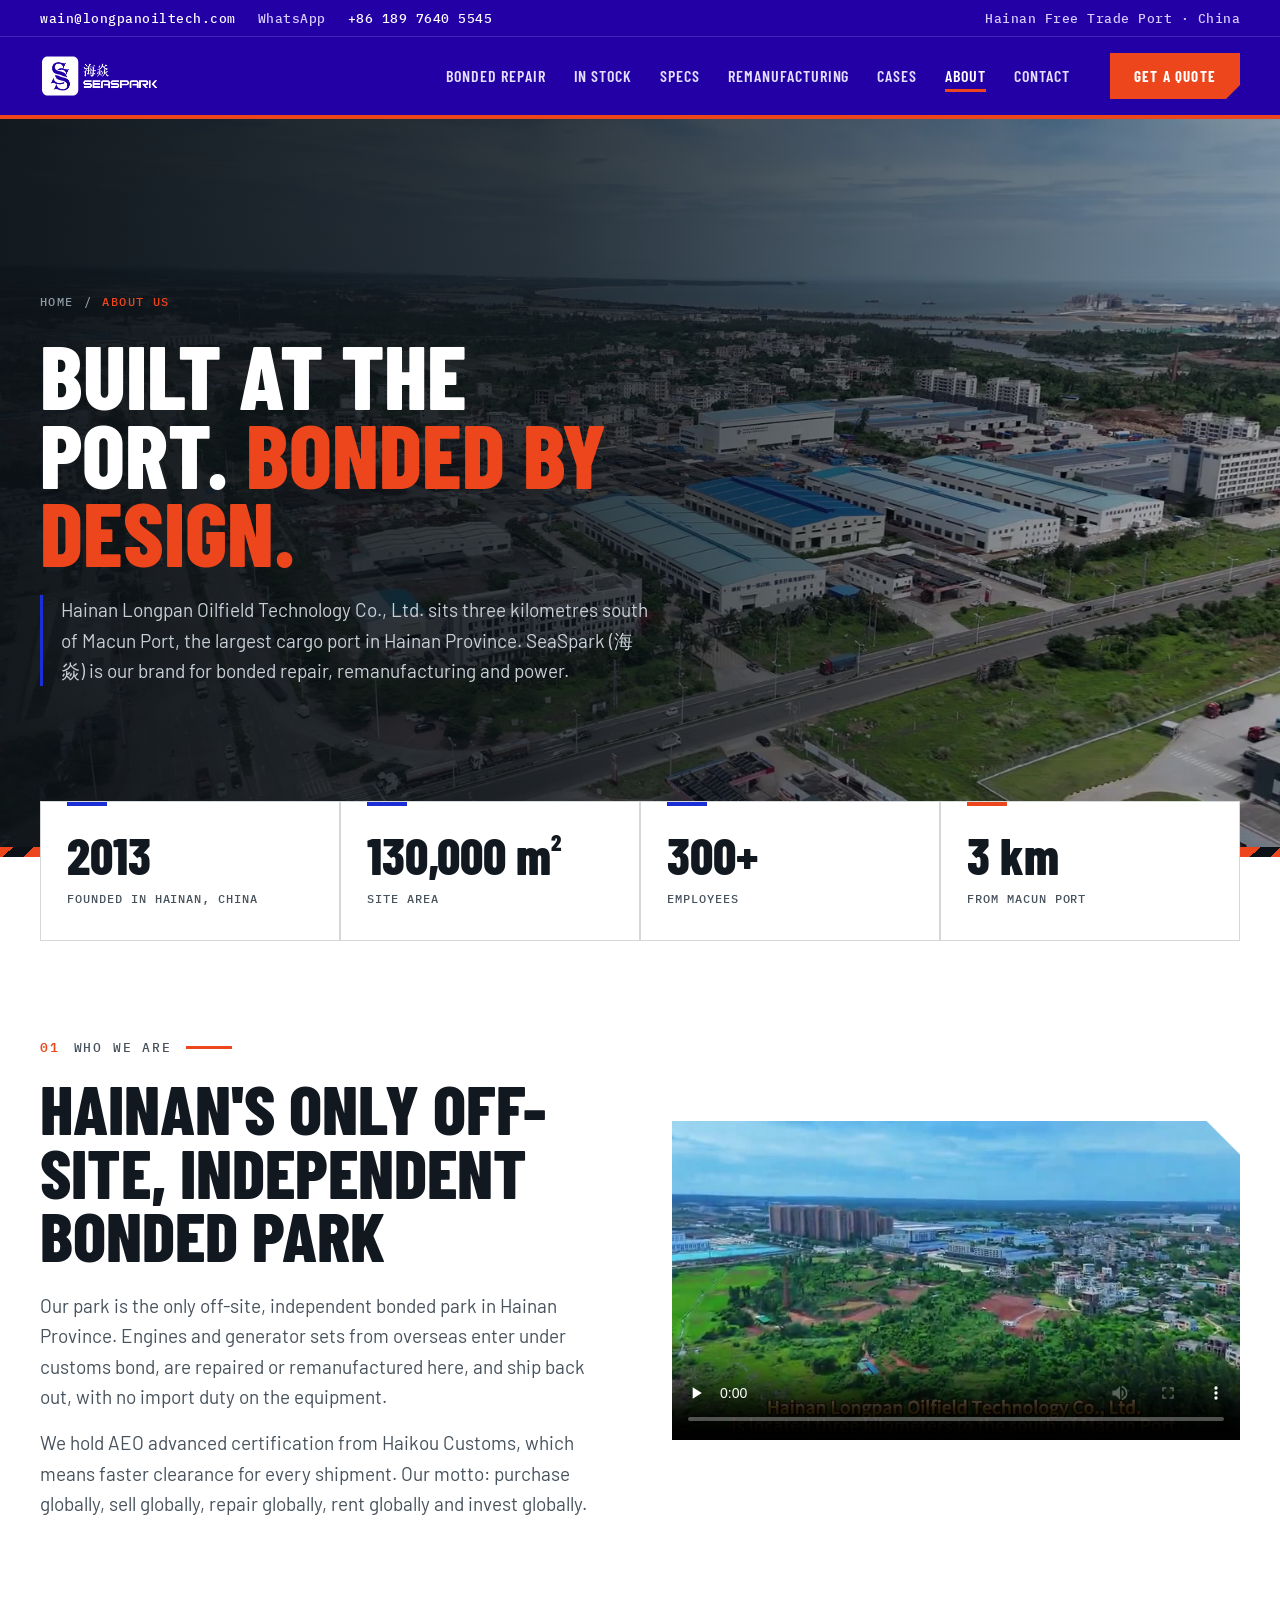
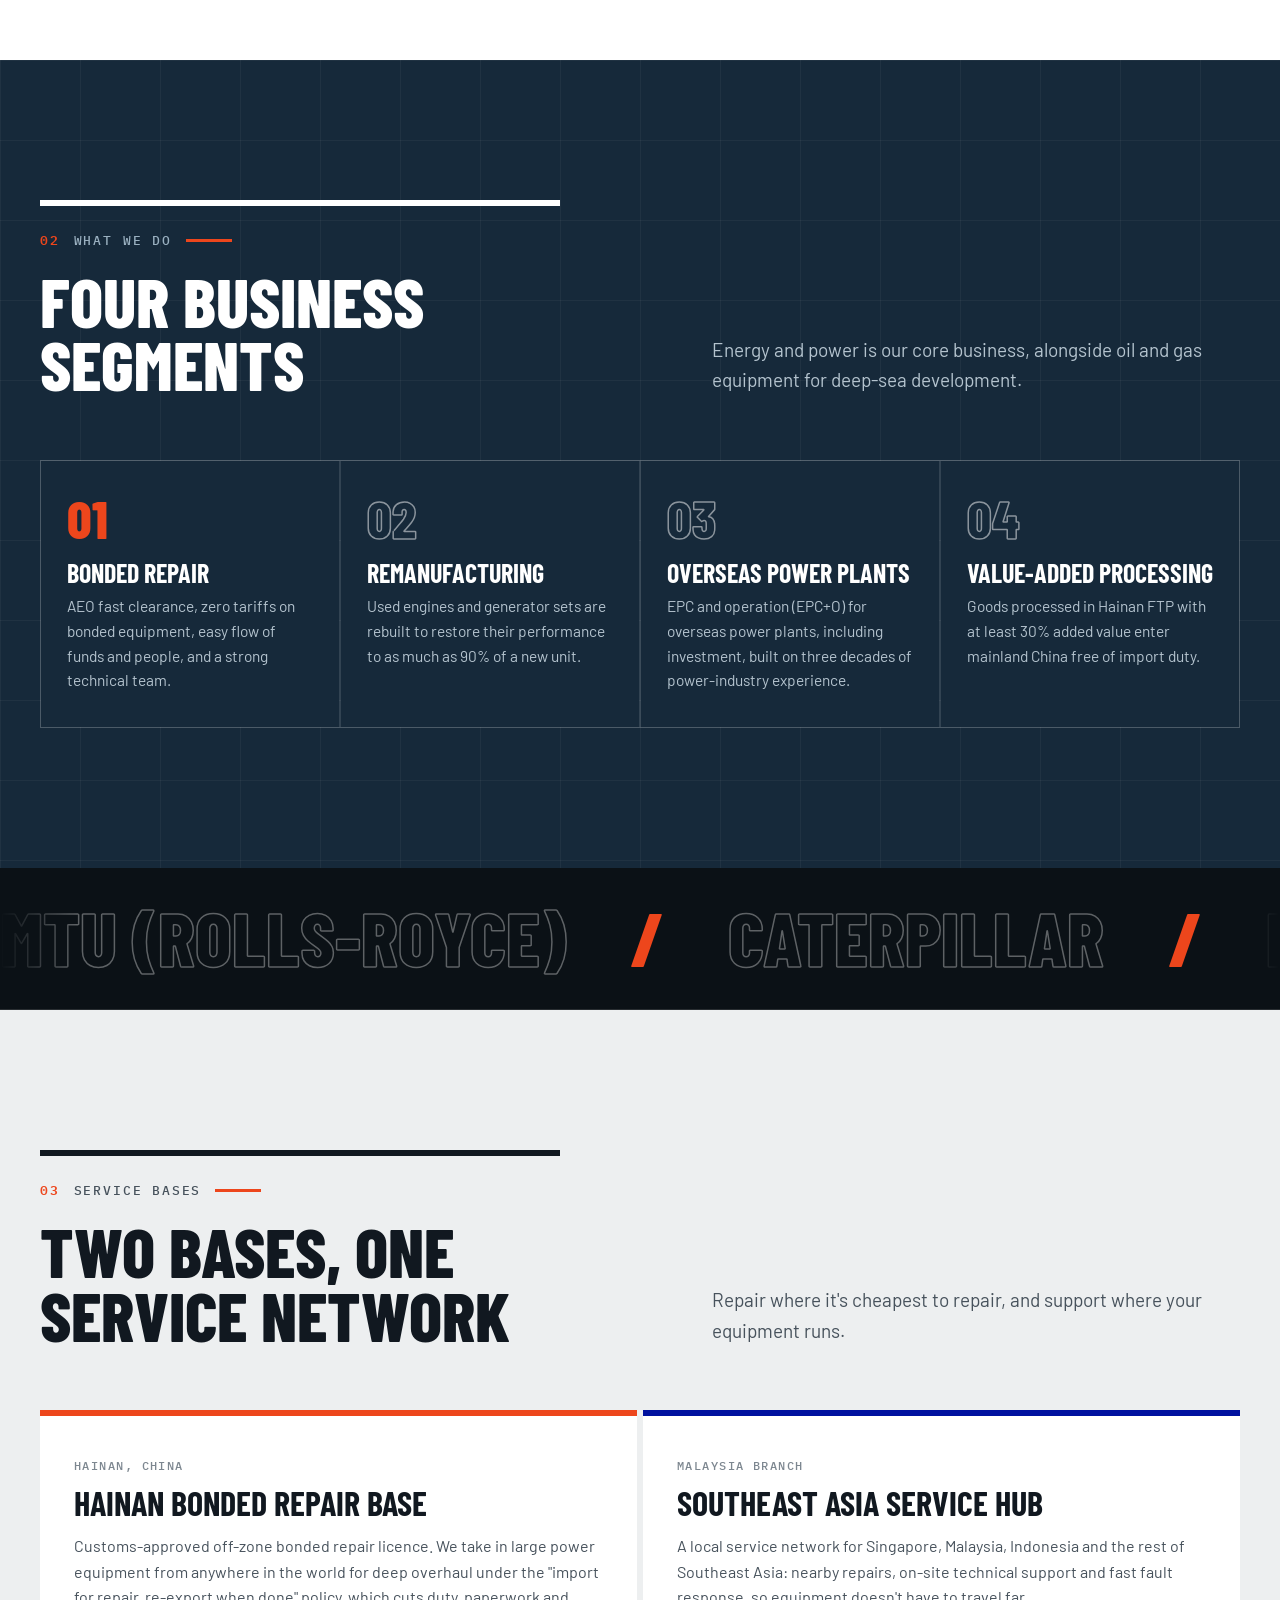
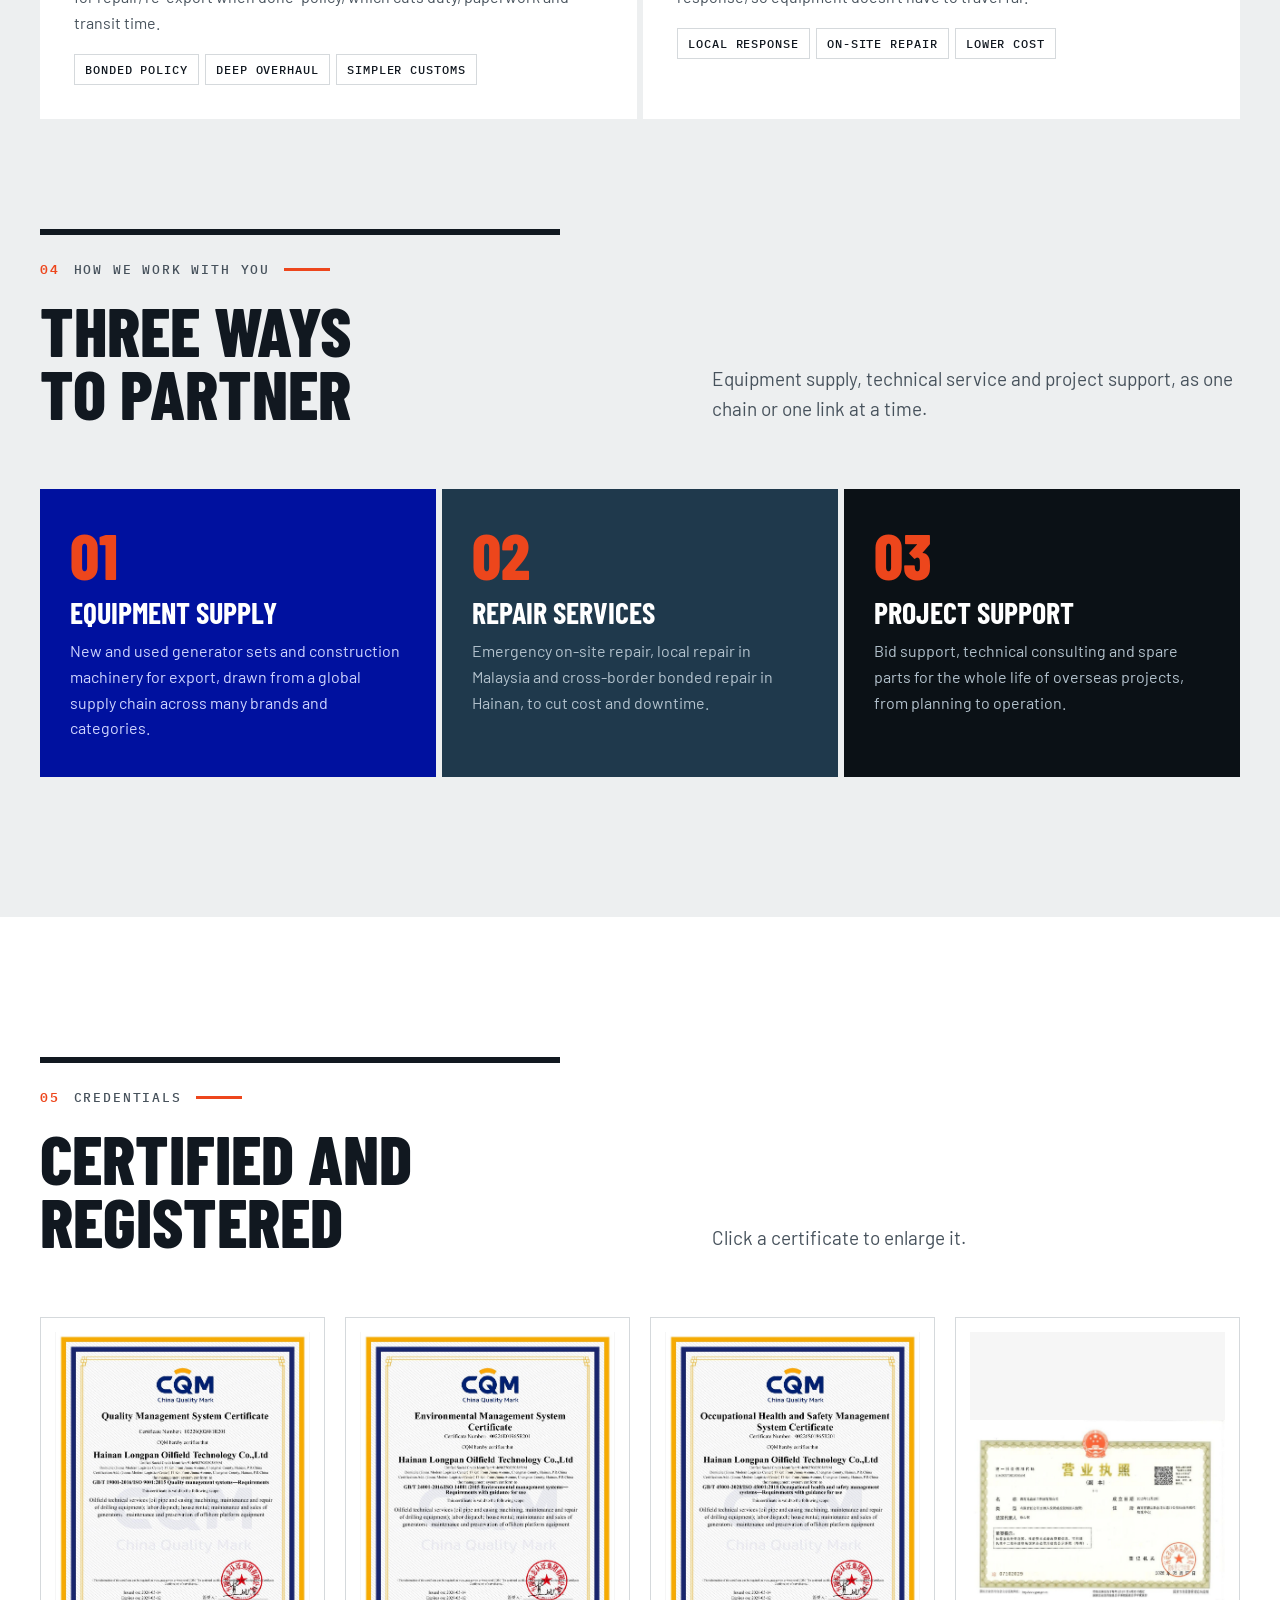
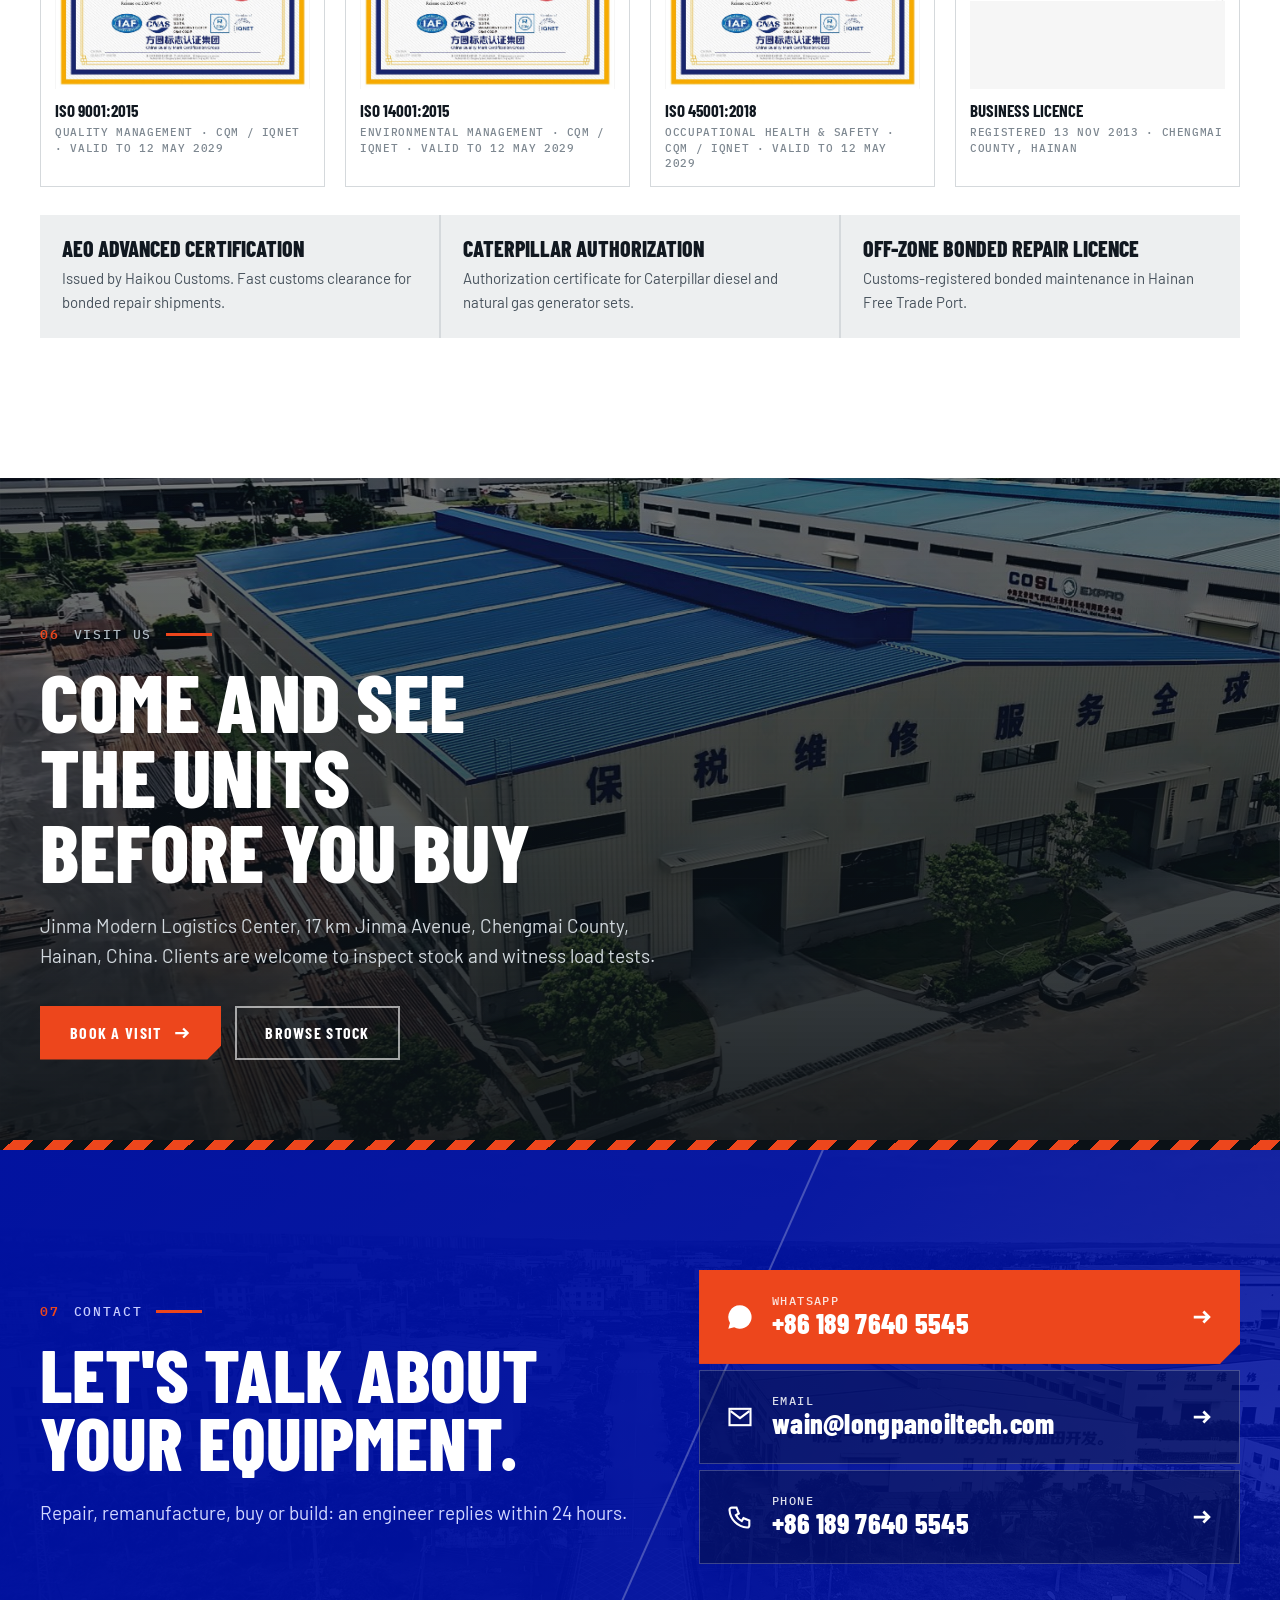
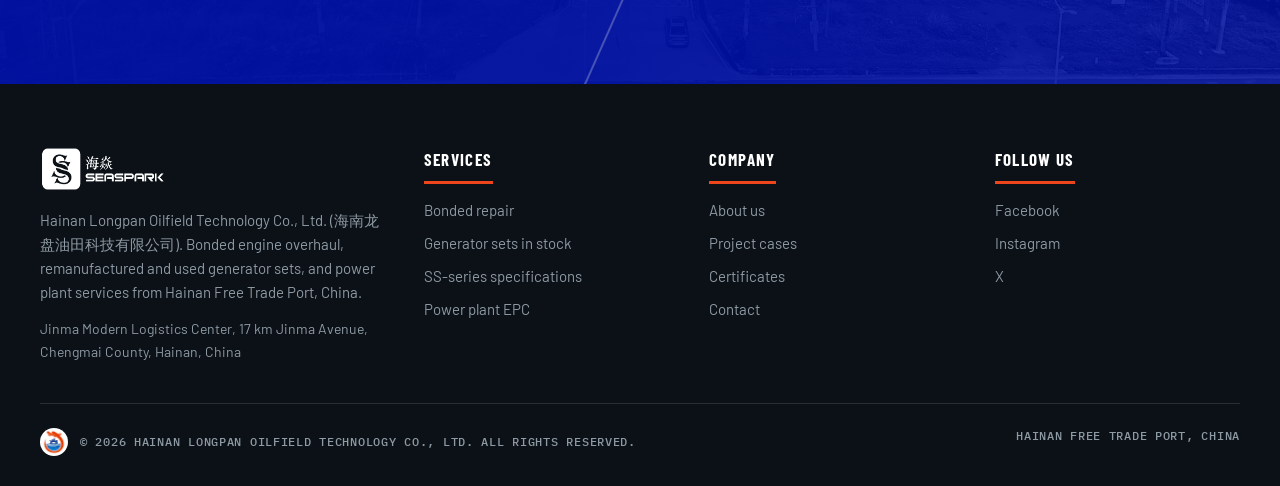
<file: about.html>
<!doctype html>
<html lang="en">
<head>
<meta charset="utf-8">
<meta name="viewport" content="width=device-width, initial-scale=1, viewport-fit=cover">
<title>About Hainan Longpan (LP SeaSpark) | Bonded Repair Base in Hainan Free Trade Port</title>
<meta name="description" content="Hainan Longpan Oilfield Technology Co., Ltd., founded 2013: a 130,000 m² site 3 km from Macun Port, Hainan's only off-site independent bonded park, AEO certified by Haikou Customs.">
<meta name="theme-color" content="#2300A5">
<link rel="preconnect" href="https://fonts.googleapis.com">
<link rel="preconnect" href="https://fonts.gstatic.com" crossorigin>
<link rel="stylesheet" href="https://fonts.googleapis.com/css2?family=Barlow+Condensed:wght@500;600;700;800&family=Barlow:wght@400;500;600;700&family=IBM+Plex+Mono:wght@400;500;600&display=swap">
<link rel="stylesheet" href="css/site.css">
</head>
<body>
<div class="topbar"><div class="wrap">
  <span><b>wain@longpanoiltech.com</b>WhatsApp <b>+86 189 7640 5545</b></span>
  <span>Hainan Free Trade Port · China</span>
</div></div>

<header class="nav"><div class="wrap">
  <a class="logo" href="index.html"><img src="images/logo-white.png" alt="SeaSpark 海焱" width="130" height="40"></a>
  <ul><li><a href="index.html#bonded">Bonded Repair</a></li><li><a href="inventory.html">In Stock</a></li><li><a href="specs.html">Specs</a></li><li><a href="index.html#reman">Remanufacturing</a></li><li><a href="cases.html">Cases</a></li><li><a href="about.html" class="on">About</a></li><li><a href="#contact">Contact</a></li></ul>
  <a class="btn btn-orange" href="#contact">Get a quote</a>
  <button class="menu-btn" type="button" aria-label="Menu" aria-expanded="false"><svg viewBox="0 0 24 24" fill="none" stroke="currentColor" stroke-width="2"><path d="M3 6h18M3 12h18M3 18h18"/></svg></button>
</div></header>
<main>
<section class="phero" style="min-height:min(82vh,760px);display:flex;align-items:center">
  <video src="videos/aerial-park.mp4" poster="images/poster-aerial-park.jpg" autoplay muted loop playsinline aria-hidden="true"></video>
  <div class="wrap" style="width:100%">
    <div class="crumbs"><a href="index.html">Home</a>/<span>About us</span></div>
    <h1>Built at the port. <em>Bonded by design.</em></h1>
    <p class="lead">Hainan Longpan Oilfield Technology Co., Ltd. sits three kilometres south of Macun Port, the largest cargo port in Hainan Province. SeaSpark (海焱) is our brand for bonded repair, remanufacturing and power.</p>
  </div>
</section>

<section class="sec" style="padding-top:0;margin-top:-1px"><div class="wrap">
  <div class="facts" style="margin-top:-56px;margin-bottom:100px;position:relative;z-index:2">
    <div><b>2013</b><span>Founded in Hainan, China</span></div>
    <div><b>130,000 m<sup>2</sup></b><span>Site area</span></div>
    <div><b>300+</b><span>Employees</span></div>
    <div class="hl"><b>3 km</b><span>From Macun Port</span></div>
  </div>
  <div class="split">
    <div data-rv>
      <div class="kicker"><b>01</b>Who we are</div>
      <h2>Hainan's only off-site, independent bonded park</h2>
      <p class="lead" style="margin-top:24px">Our park is the only off-site, independent bonded park in Hainan Province. Engines and generator sets from overseas enter under customs bond, are repaired or remanufactured here, and ship back out, with no import duty on the equipment.</p>
      <p class="lead">We hold AEO advanced certification from Haikou Customs, which means faster clearance for every shipment. Our motto: purchase globally, sell globally, repair globally, rent globally and invest globally.</p>
    </div>
    <div class="vframe" data-rv="2"><video src="videos/promo-en.mp4" poster="images/poster-promo.jpg" controls preload="none" playsinline></video></div>
  </div>
</div></section>

<section class="sec units steelbg"><div class="wrap">
  <div class="sec-head" data-rv>
    <div><div class="kicker"><b>02</b>What we do</div><h2>Four business segments</h2></div>
    <p class="lead">Energy and power is our core business, alongside oil and gas equipment for deep-sea development.</p>
  </div>
  <div class="seg" data-rv="2">
    <div><i>01</i><h3>Bonded repair</h3><p>AEO fast clearance, zero tariffs on bonded equipment, easy flow of funds and people, and a strong technical team.</p></div>
    <div><i>02</i><h3>Remanufacturing</h3><p>Used engines and generator sets are rebuilt to restore their performance to as much as 90% of a new unit.</p></div>
    <div><i>03</i><h3>Overseas power plants</h3><p>EPC and operation (EPC+O) for overseas power plants, including investment, built on three decades of power-industry experience.</p></div>
    <div><i>04</i><h3>Value-added processing</h3><p>Goods processed in Hainan FTP with at least 30% added value enter mainland China free of import duty.</p></div>
  </div>
</div></section>

<section class="marquee" aria-label="Engine brands we overhaul and remanufacture"><div class="mq"><div class="mq-track"><span>MTU (Rolls-Royce)</span><span>Caterpillar</span><span>MWM</span><span>Perkins</span><span>Solar Turbines</span><span>Kawasaki</span><span>MAN</span><span>CSIC Henan Diesel</span><span>Yuchai</span><span>GE Jenbacher</span><span>Cummins (CCEC)</span><span>Weichai</span><span aria-hidden="true">MTU (Rolls-Royce)</span><span aria-hidden="true">Caterpillar</span><span aria-hidden="true">MWM</span><span aria-hidden="true">Perkins</span><span aria-hidden="true">Solar Turbines</span><span aria-hidden="true">Kawasaki</span><span aria-hidden="true">MAN</span><span aria-hidden="true">CSIC Henan Diesel</span><span aria-hidden="true">Yuchai</span><span aria-hidden="true">GE Jenbacher</span><span aria-hidden="true">Cummins (CCEC)</span><span aria-hidden="true">Weichai</span></div></div></section>

<section class="sec concrete"><div class="wrap">
  <div class="sec-head" data-rv>
    <div><div class="kicker"><b>03</b>Service bases</div><h2>Two bases, one service network</h2></div>
    <p class="lead">Repair where it's cheapest to repair, and support where your equipment runs.</p>
  </div>
  <div class="bases" data-rv="2">
    <div class="base o"><small>Hainan, China</small><h3>Hainan bonded repair base</h3><p>Customs-approved off-zone bonded repair licence. We take in large power equipment from anywhere in the world for deep overhaul under the "import for repair, re-export when done" policy, which cuts duty, paperwork and transit time.</p><ul><li>Bonded policy</li><li>Deep overhaul</li><li>Simpler customs</li></ul></div>
    <div class="base"><small>Malaysia branch</small><h3>Southeast Asia service hub</h3><p>A local service network for Singapore, Malaysia, Indonesia and the rest of Southeast Asia: nearby repairs, on-site technical support and fast fault response, so equipment doesn't have to travel far.</p><ul><li>Local response</li><li>On-site repair</li><li>Lower cost</li></ul></div>
  </div>
  <div class="sec-head" data-rv style="margin-top:110px">
    <div><div class="kicker"><b>04</b>How we work with you</div><h2>Three ways to partner</h2></div>
    <p class="lead">Equipment supply, technical service and project support, as one chain or one link at a time.</p>
  </div>
  <div class="coop" data-rv="2">
    <div><i>01</i><h3>Equipment supply</h3><p>New and used generator sets and construction machinery for export, drawn from a global supply chain across many brands and categories.</p></div>
    <div><i>02</i><h3>Repair services</h3><p>Emergency on-site repair, local repair in Malaysia and cross-border bonded repair in Hainan, to cut cost and downtime.</p></div>
    <div><i>03</i><h3>Project support</h3><p>Bid support, technical consulting and spare parts for the whole life of overseas projects, from planning to operation.</p></div>
  </div>
</div></section>

<section class="sec" id="credentials"><div class="wrap">
  <div class="sec-head" data-rv>
    <div><div class="kicker"><b>05</b>Credentials</div><h2>Certified and registered</h2></div>
    <p class="lead">Click a certificate to enlarge it.</p>
  </div>
  <div class="certs" data-rv="2">
    <figure><img src="images/cert-iso-3.jpg" alt="ISO 9001 quality management system certificate" loading="lazy"><figcaption>ISO 9001:2015<small>Quality management · CQM / IQNET · Valid to 12 May 2029</small></figcaption></figure>
    <figure><img src="images/cert-iso-2.jpg" alt="ISO 14001 environmental management system certificate" loading="lazy"><figcaption>ISO 14001:2015<small>Environmental management · CQM / IQNET · Valid to 12 May 2029</small></figcaption></figure>
    <figure><img src="images/cert-iso-1.jpg" alt="ISO 45001 occupational health and safety certificate" loading="lazy"><figcaption>ISO 45001:2018<small>Occupational health &amp; safety · CQM / IQNET · Valid to 12 May 2029</small></figcaption></figure>
    <figure><img src="images/cert-license.jpg" alt="Business licence of Hainan Longpan Oilfield Technology Co., Ltd." loading="lazy"><figcaption>Business licence<small>Registered 13 Nov 2013 · Chengmai County, Hainan</small></figcaption></figure>
  </div>
  <div class="creds-list" data-rv>
    <div><b>AEO advanced certification</b><p>Issued by Haikou Customs. Fast customs clearance for bonded repair shipments.</p></div>
    <div><b>Caterpillar authorization</b><p>Authorization certificate for Caterpillar diesel and natural gas generator sets.</p></div>
    <div><b>Off-zone bonded repair licence</b><p>Customs-registered bonded maintenance in Hainan Free Trade Port.</p></div>
  </div>
</div></section>

<section class="global">
  <img src="images/c-aerial-bonded-2.jpg" alt="Aerial view of the bonded repair workshop">
  <div class="wrap">
    <div class="kicker"><b>06</b>Visit us</div>
    <h2>Come and see the units before you buy</h2>
    <p class="lead">Jinma Modern Logistics Center, 17 km Jinma Avenue, Chengmai County, Hainan, China. Clients are welcome to inspect stock and witness load tests.</p>
    <div class="sec-cta"><a class="btn btn-orange" href="#contact">Book a visit <svg viewBox="0 0 16 16" fill="none" stroke="currentColor" stroke-width="2"><path d="M2 8h11M9 4l4 4-4 4"/></svg></a><a class="btn btn-ghost" href="inventory.html">Browse stock</a></div>
  </div>
</section>
<section class="closing" id="contact"><img src="images/c-road.jpg" alt=""><div class="wrap">
  <div>
    <div class="kicker" style="color:#C9CEFF"><b>07</b>Contact</div>
    <h2>Let's talk about your equipment.</h2>
    <p class="lead">Repair, remanufacture, buy or build: an engineer replies within 24 hours.</p>
  </div>
  <div class="ways">
    <a class="main" href="https://wa.me/8618976405545" target="_blank" rel="noopener"><svg viewBox="0 0 24 24" fill="currentColor"><path d="M12 2a10 10 0 0 0-8.6 15.1L2 22l5-1.3A10 10 0 1 0 12 2Zm4.5 12.1c-.2-.1-1.5-.7-1.7-.8-.2-.1-.4-.1-.6.1l-.8 1c-.1.2-.3.2-.5.1a6.7 6.7 0 0 1-3.3-2.9c-.3-.4.3-.4.7-1.4.1-.2 0-.3 0-.4l-.8-1.8c-.2-.5-.4-.4-.6-.4h-.5a1 1 0 0 0-.7.3 3 3 0 0 0-.9 2.2 5.2 5.2 0 0 0 1.1 2.7 11.8 11.8 0 0 0 4.5 4c1.7.7 2.3.8 3.2.6a2.7 2.7 0 0 0 1.8-1.3 2.2 2.2 0 0 0 .2-1.3c-.1-.1-.3-.2-.5-.3Z"/></svg><div><small>WhatsApp</small><b>+86 189 7640 5545</b></div><svg class="arr" viewBox="0 0 16 16" fill="none" stroke="currentColor" stroke-width="2"><path d="M2 8h11M9 4l4 4-4 4"/></svg></a>
    <a href="mailto:wain@longpanoiltech.com"><svg viewBox="0 0 24 24" fill="none" stroke="currentColor" stroke-width="1.8"><rect x="3" y="5" width="18" height="14"/><path d="m4 7 8 6 8-6"/></svg><div><small>Email</small><b>wain@longpanoiltech.com</b></div><svg class="arr" viewBox="0 0 16 16" fill="none" stroke="currentColor" stroke-width="2"><path d="M2 8h11M9 4l4 4-4 4"/></svg></a>
    <a href="tel:+8618976405545"><svg viewBox="0 0 24 24" fill="none" stroke="currentColor" stroke-width="1.8"><path d="M5 4h4l2 5-2.5 1.5a11 11 0 0 0 5 5L15 13l5 2v4a2 2 0 0 1-2 2A16 16 0 0 1 3 6a2 2 0 0 1 2-2"/></svg><div><small>Phone</small><b>+86 189 7640 5545</b></div><svg class="arr" viewBox="0 0 16 16" fill="none" stroke="currentColor" stroke-width="2"><path d="M2 8h11M9 4l4 4-4 4"/></svg></a>
  </div>
</div></section>
</main>
<footer><div class="wrap">
  <div><img src="images/logo-white.png" alt="SeaSpark 海焱" width="130" height="40"><p>Hainan Longpan Oilfield Technology Co., Ltd. (海南龙盘油田科技有限公司). Bonded engine overhaul, remanufactured and used generator sets, and power plant services from Hainan Free Trade Port, China.</p><p style="margin-top:14px;font-size:14px">Jinma Modern Logistics Center, 17 km Jinma Avenue, Chengmai County, Hainan, China</p></div>
  <div><h4>Services</h4><ul><li><a href="index.html#bonded">Bonded repair</a></li><li><a href="inventory.html">Generator sets in stock</a></li><li><a href="specs.html">SS-series specifications</a></li><li><a href="index.html#apps">Power plant EPC</a></li></ul></div>
  <div><h4>Company</h4><ul><li><a href="about.html">About us</a></li><li><a href="cases.html">Project cases</a></li><li><a href="about.html#credentials">Certificates</a></li><li><a href="#contact">Contact</a></li></ul></div>
  <div><h4>Follow us</h4><ul><li><a href="https://www.facebook.com/LongpanOilfield/" target="_blank" rel="noopener">Facebook</a></li><li><a href="https://www.instagram.com/longpanoilfield/" target="_blank" rel="noopener">Instagram</a></li><li><a href="https://x.com/LongpanOilfield" target="_blank" rel="noopener">X</a></li></ul></div>
  <div class="legal"><span style="display:flex;align-items:center;gap:12px"><img src="images/logo-longpan.png" alt="Longpan" width="28" height="28" style="height:28px;margin:0;background:#fff;border-radius:50%">© 2026 Hainan Longpan Oilfield Technology Co., Ltd. All rights reserved.</span><span>Hainan Free Trade Port, China</span></div>
</div></footer>
<div class="zoom" id="zoom"><img alt=""></div>
<script>
/* mobile menu + scroll reveal */
(() => {
  const nav = document.querySelector('.nav'), mb = document.querySelector('.menu-btn');
  if (mb) mb.addEventListener('click', () => { const o = nav.classList.toggle('open'); mb.setAttribute('aria-expanded', o); });
  nav && nav.querySelectorAll('ul a').forEach(a => a.addEventListener('click', () => nav.classList.remove('open')));
  if (matchMedia('(prefers-reduced-motion: reduce)').matches || !('IntersectionObserver' in window)) return;
  document.documentElement.classList.add('rv-on');
  const io = new IntersectionObserver(es => es.forEach(e => { if (e.isIntersecting) { e.target.classList.add('in'); io.unobserve(e.target); } }), {threshold:.08, rootMargin:'0px 0px -40px 0px'});
  document.querySelectorAll('[data-rv]').forEach(el => io.observe(el));
})();
</script>
<script>
(() => {
  const z = document.getElementById('zoom'), zi = z.querySelector('img');
  document.querySelectorAll('.certs figure').forEach(f => f.addEventListener('click', () => { const i = f.querySelector('img'); zi.src = i.src; zi.alt = i.alt; z.classList.add('on'); }));
  z.addEventListener('click', () => z.classList.remove('on'));
  addEventListener('keydown', e => { if (e.key === 'Escape') z.classList.remove('on'); });
})();
</script>
</body>
</html>
</file>
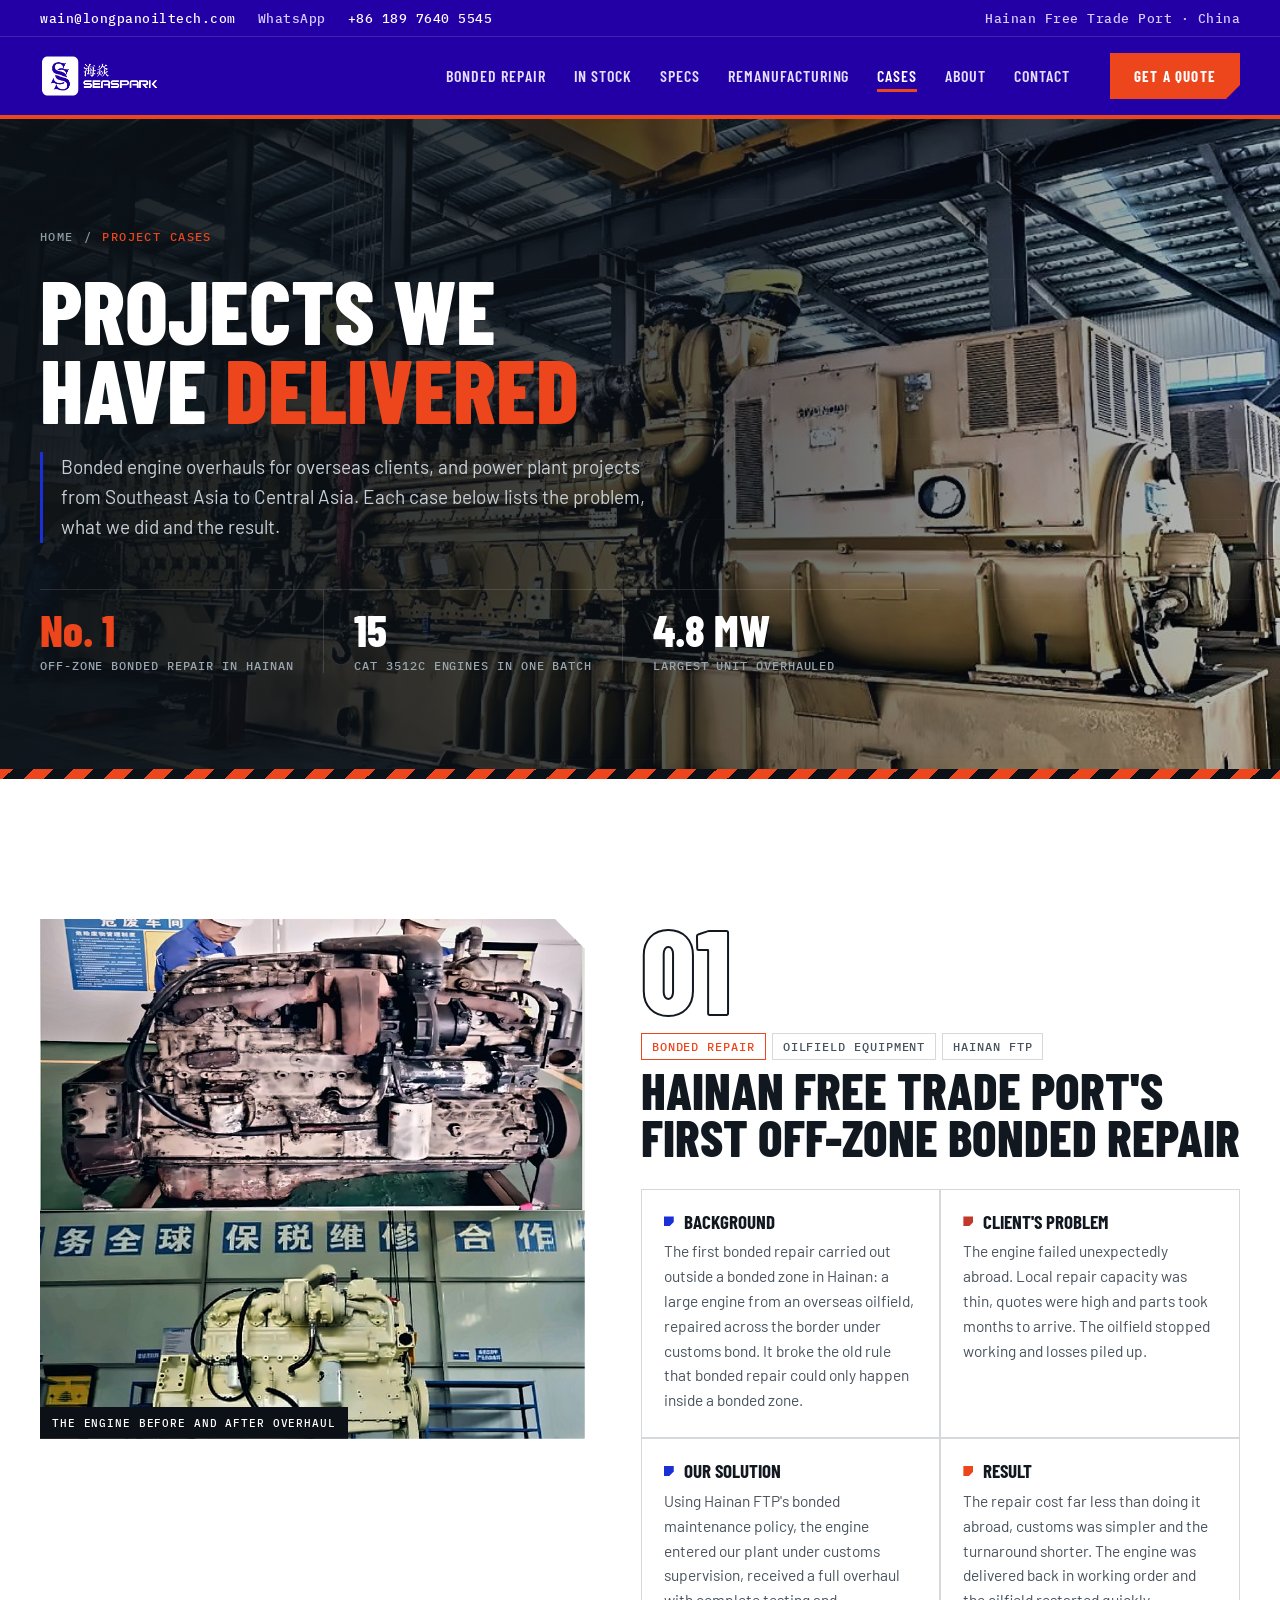
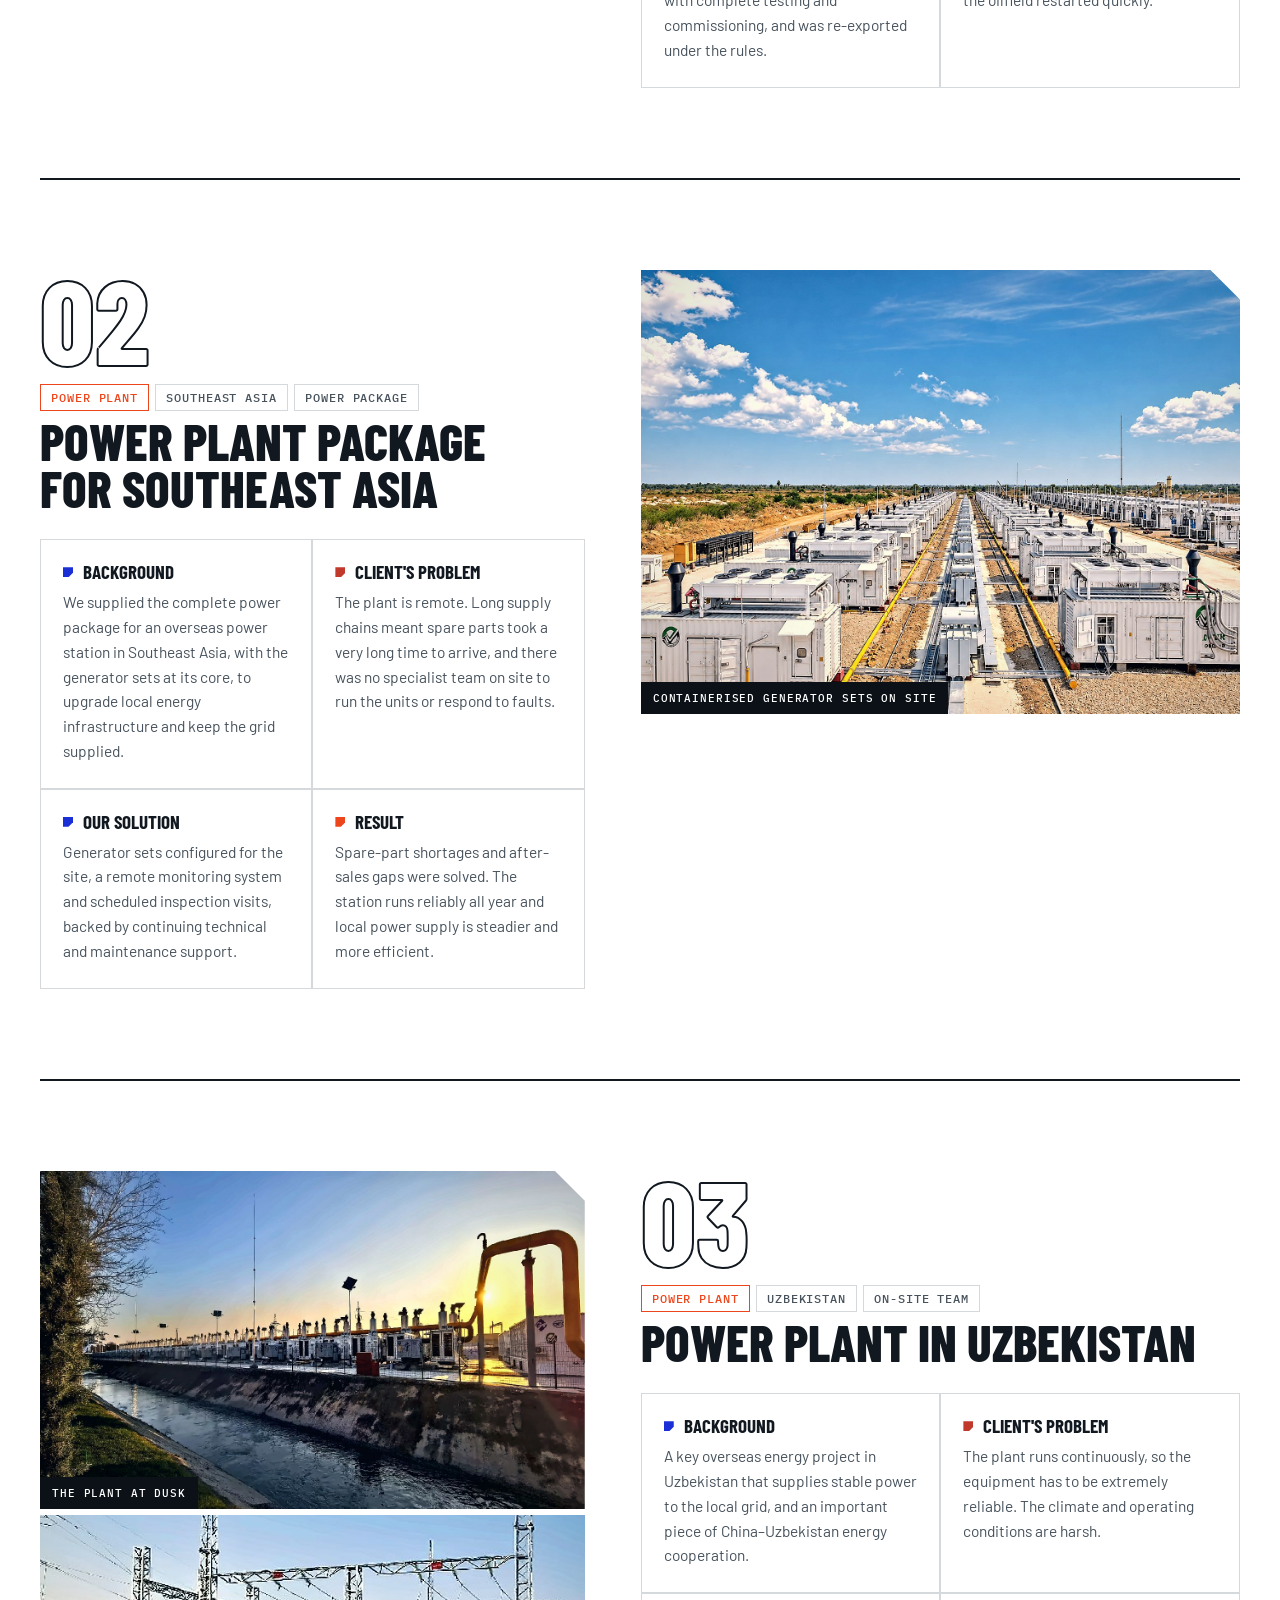
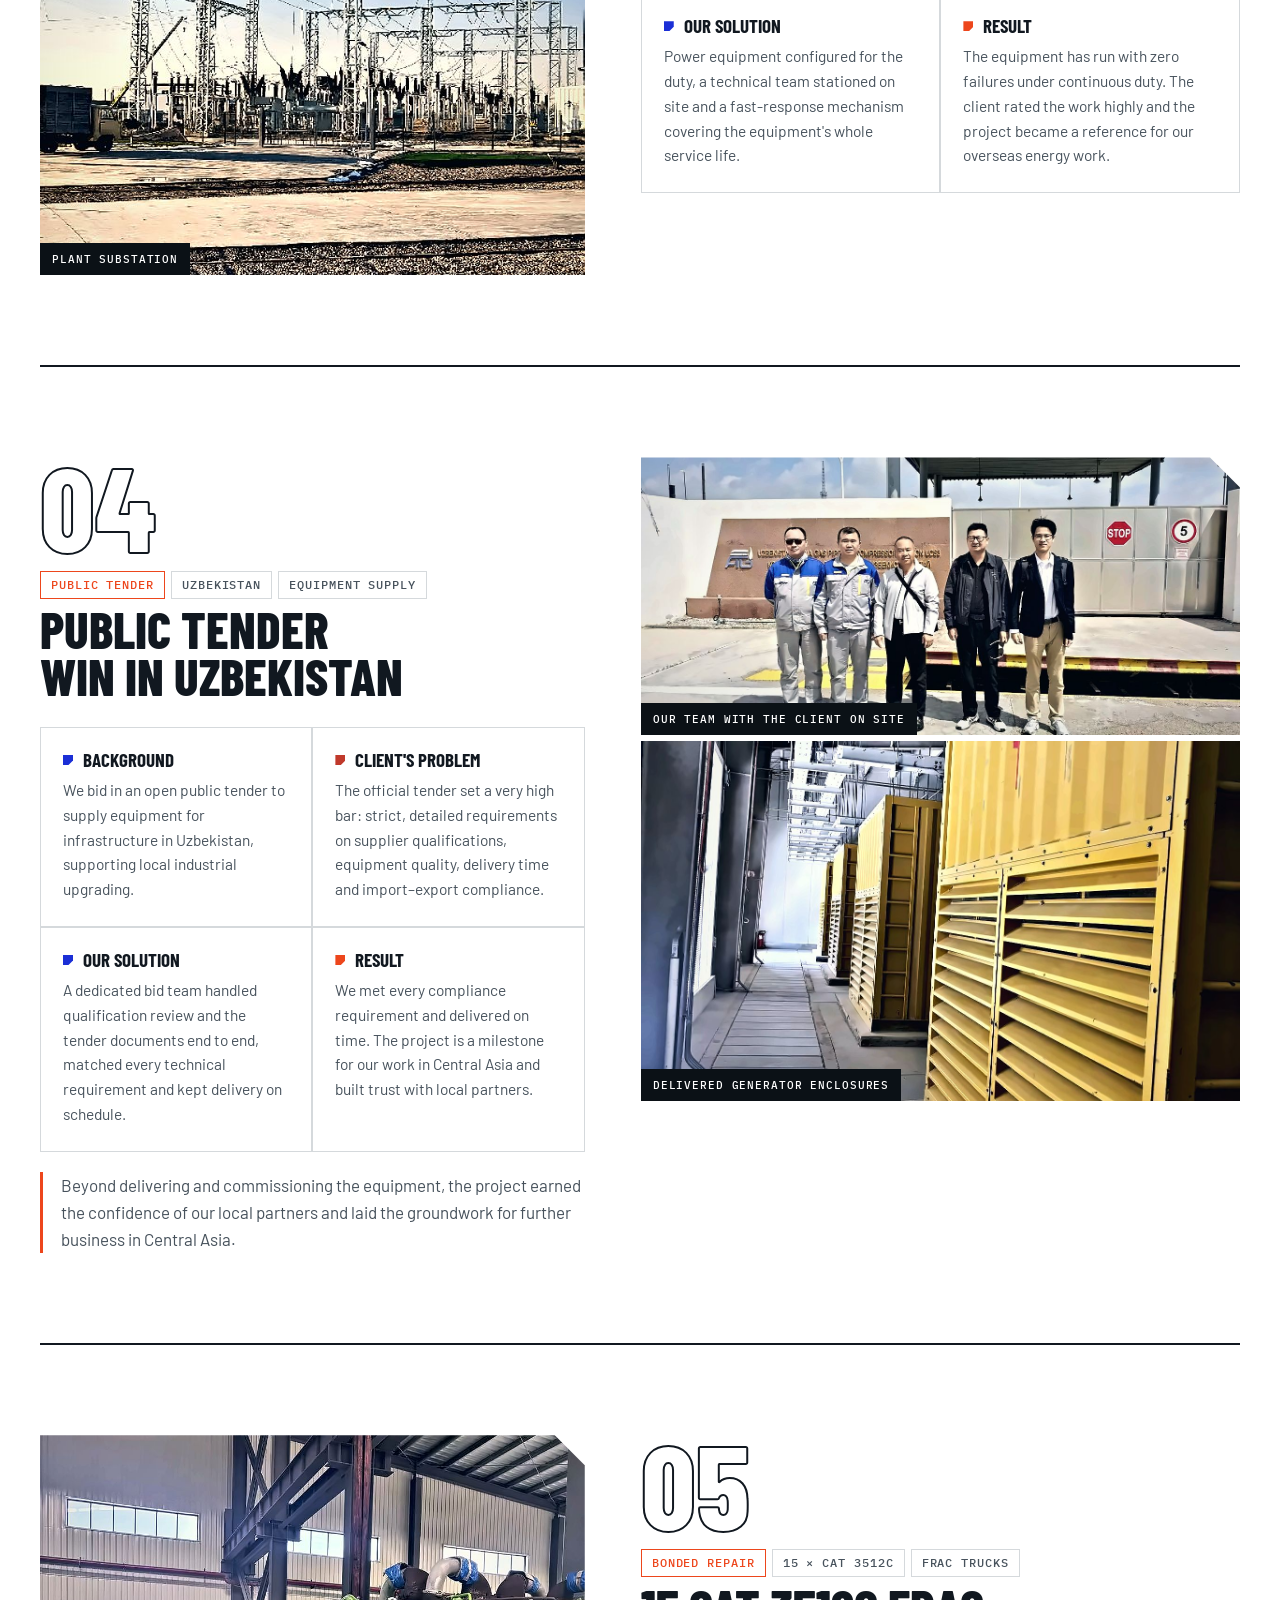
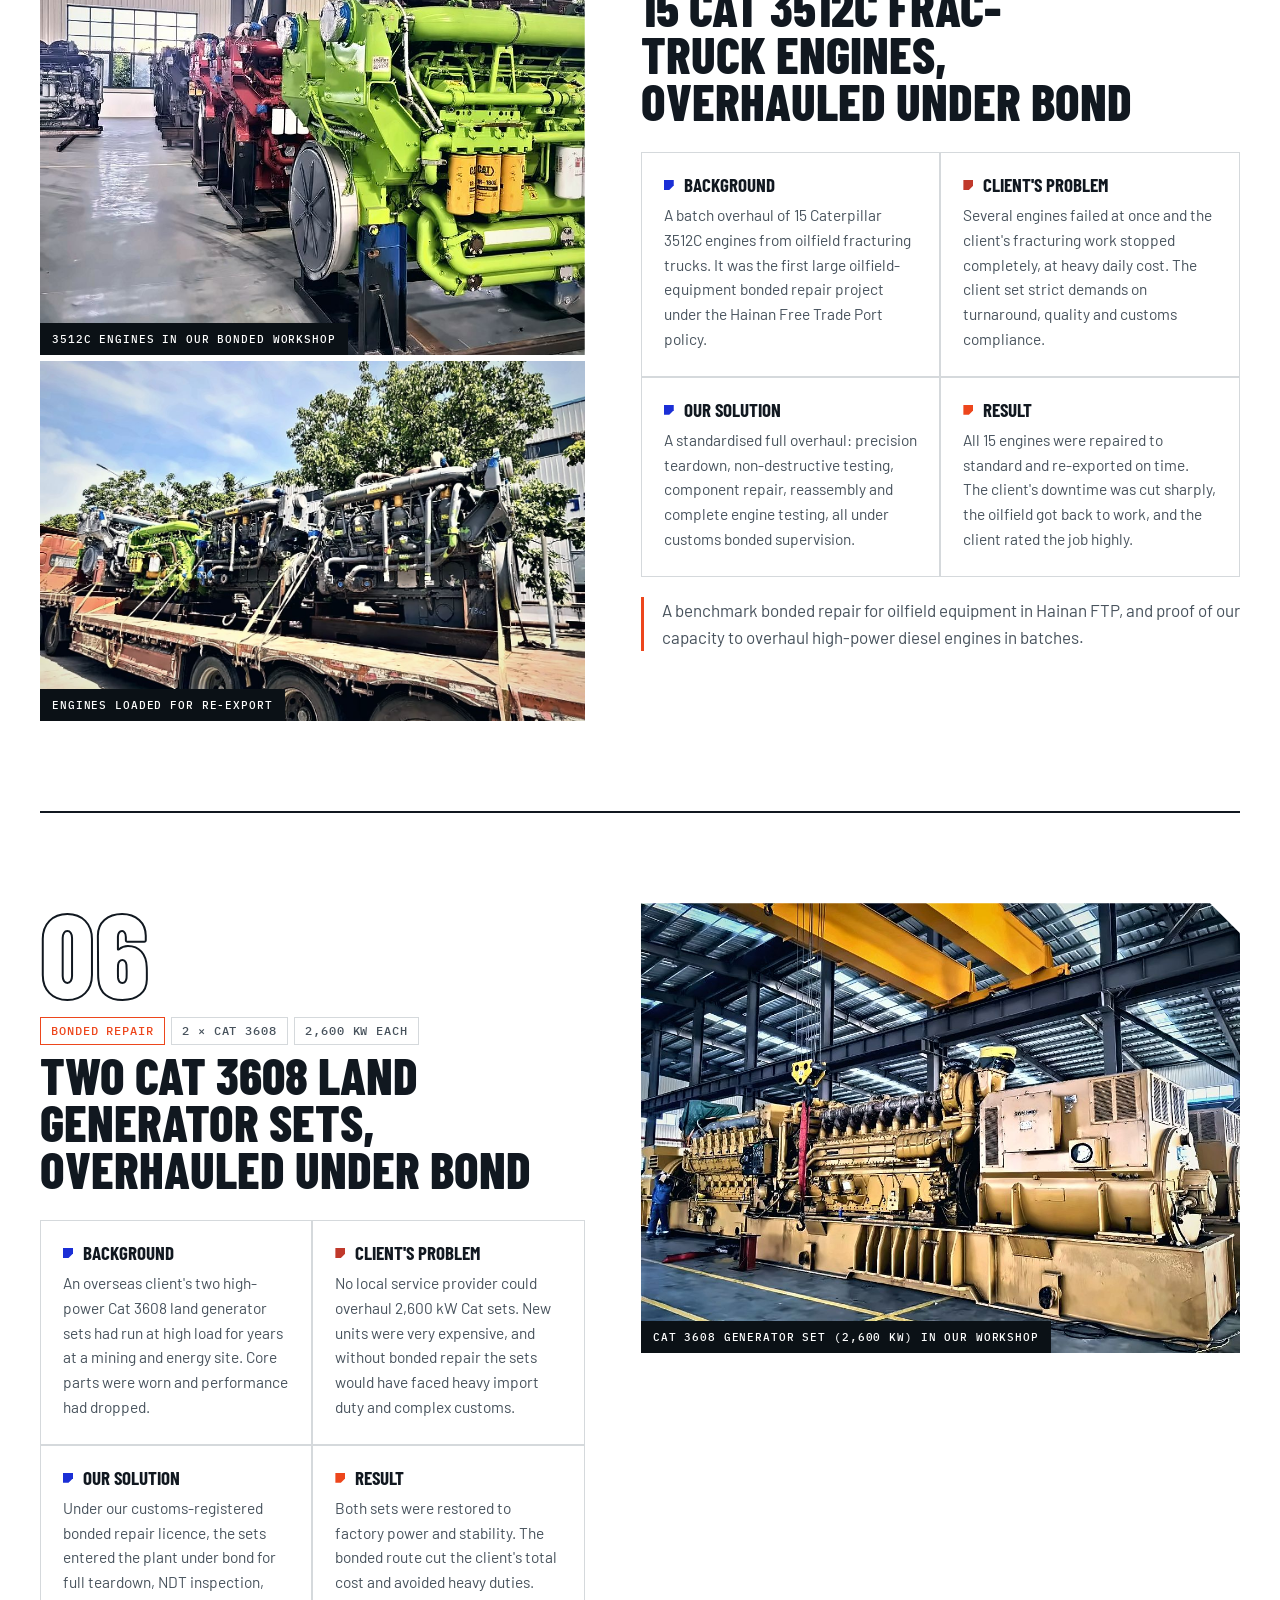
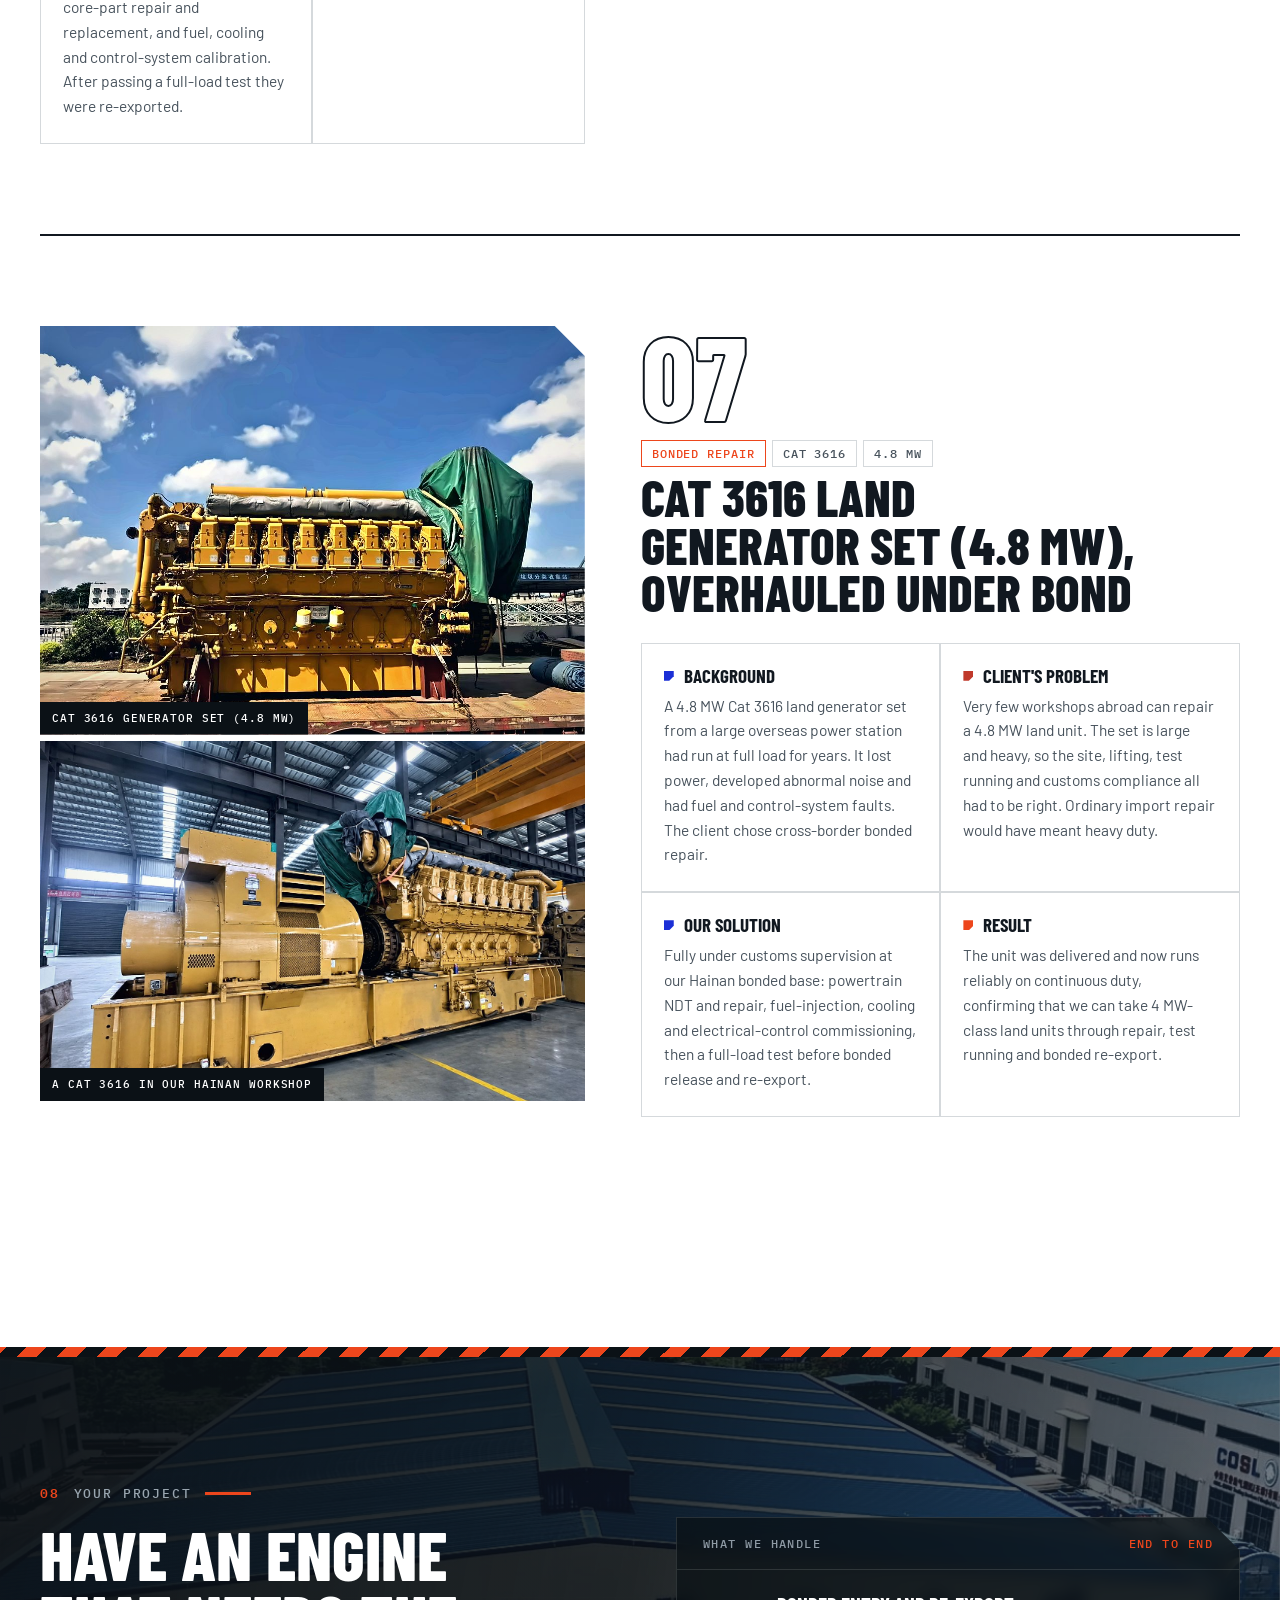
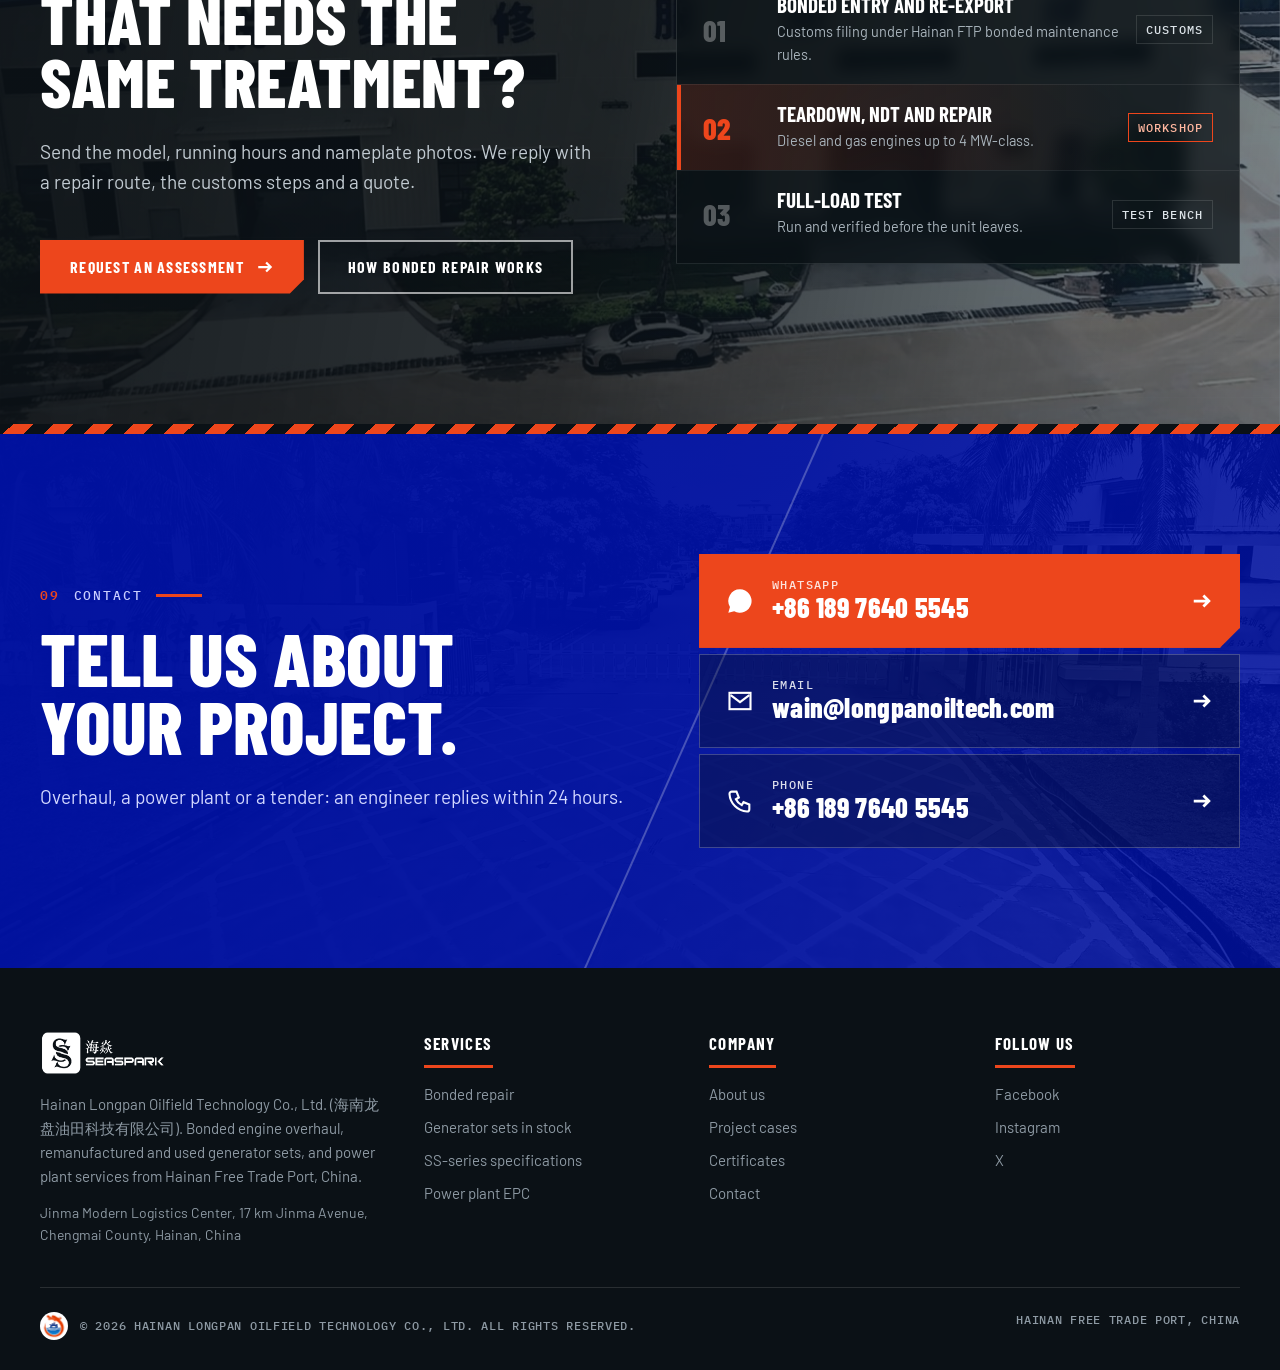
<file: cases.html>
<!doctype html>
<html lang="en">
<head>
<meta charset="utf-8">
<meta name="viewport" content="width=device-width, initial-scale=1, viewport-fit=cover">
<title>Project Cases | Bonded Repair & Power Plants | LP SeaSpark</title>
<meta name="description" content="Seven projects from Hainan Longpan (LP SeaSpark): bonded overhauls of Cat 3512C, 3608 and 3616 engines and generator sets, plus power plant projects in Southeast Asia and Uzbekistan.">
<meta name="theme-color" content="#2300A5">
<link rel="preconnect" href="https://fonts.googleapis.com">
<link rel="preconnect" href="https://fonts.gstatic.com" crossorigin>
<link rel="stylesheet" href="https://fonts.googleapis.com/css2?family=Barlow+Condensed:wght@500;600;700;800&family=Barlow:wght@400;500;600;700&family=IBM+Plex+Mono:wght@400;500;600&display=swap">
<link rel="stylesheet" href="css/site.css">
</head>
<body>
<div class="topbar"><div class="wrap">
  <span><b>wain@longpanoiltech.com</b>WhatsApp <b>+86 189 7640 5545</b></span>
  <span>Hainan Free Trade Port · China</span>
</div></div>

<header class="nav"><div class="wrap">
  <a class="logo" href="index.html"><img src="images/logo-white.png" alt="SeaSpark 海焱" width="130" height="40"></a>
  <ul><li><a href="index.html#bonded">Bonded Repair</a></li><li><a href="inventory.html">In Stock</a></li><li><a href="specs.html">Specs</a></li><li><a href="index.html#reman">Remanufacturing</a></li><li><a href="cases.html" class="on">Cases</a></li><li><a href="about.html">About</a></li><li><a href="#contact">Contact</a></li></ul>
  <a class="btn btn-orange" href="#contact">Get a quote</a>
  <button class="menu-btn" type="button" aria-label="Menu" aria-expanded="false"><svg viewBox="0 0 24 24" fill="none" stroke="currentColor" stroke-width="2"><path d="M3 6h18M3 12h18M3 18h18"/></svg></button>
</div></header>
<main>
<section class="phero">
  <img src="images/c-case-3608.jpg" alt="">
  <div class="wrap">
    <div class="crumbs"><a href="index.html">Home</a>/<span>Project cases</span></div>
    <h1>Projects we have <em>delivered</em></h1>
    <p class="lead">Bonded engine overhauls for overseas clients, and power plant projects from Southeast Asia to Central Asia. Each case below lists the problem, what we did and the result.</p>
    <div class="phero-stats">
      <div><b class="o">No. 1</b><span>Off-zone bonded repair in Hainan</span></div>
      <div><b>15</b><span>Cat 3512C engines in one batch</span></div>
      <div><b>4.8 MW</b><span>Largest unit overhauled</span></div>
    </div>
  </div>
</section>
<section class="sec"><div class="wrap">
<article class="case" id="case-01">
  <div class="case-media" data-rv><figure><img src="images/c-case-before-after.jpg" alt="The engine before and after overhaul" loading="lazy"><figcaption>The engine before and after overhaul</figcaption></figure></div>
  <div data-rv="2"><span class="case-no">01</span><div class="case-tags"><span class="o">Bonded repair</span><span class="">Oilfield equipment</span><span class="">Hainan FTP</span></div><h2>Hainan Free Trade Port's first off-zone bonded repair</h2>
    <div class="c4"><div><h3>Background</h3><p>The first bonded repair carried out outside a bonded zone in Hainan: a large engine from an overseas oilfield, repaired across the border under customs bond. It broke the old rule that bonded repair could only happen inside a bonded zone.</p></div><div><h3>Client's problem</h3><p>The engine failed unexpectedly abroad. Local repair capacity was thin, quotes were high and parts took months to arrive. The oilfield stopped working and losses piled up.</p></div><div><h3>Our solution</h3><p>Using Hainan FTP's bonded maintenance policy, the engine entered our plant under customs supervision, received a full overhaul with complete testing and commissioning, and was re-exported under the rules.</p></div><div><h3>Result</h3><p>The repair cost far less than doing it abroad, customs was simpler and the turnaround shorter. The engine was delivered back in working order and the oilfield restarted quickly.</p></div></div>
  </div>
</article>
<article class="case flip" id="case-02">
  <div class="case-media" data-rv><figure><img src="images/c-plant-se-asia.jpg" alt="Containerised generator sets on site" loading="lazy"><figcaption>Containerised generator sets on site</figcaption></figure></div>
  <div data-rv="2"><span class="case-no">02</span><div class="case-tags"><span class="o">Power plant</span><span class="">Southeast Asia</span><span class="">Power package</span></div><h2>Power plant package for Southeast Asia</h2>
    <div class="c4"><div><h3>Background</h3><p>We supplied the complete power package for an overseas power station in Southeast Asia, with the generator sets at its core, to upgrade local energy infrastructure and keep the grid supplied.</p></div><div><h3>Client's problem</h3><p>The plant is remote. Long supply chains meant spare parts took a very long time to arrive, and there was no specialist team on site to run the units or respond to faults.</p></div><div><h3>Our solution</h3><p>Generator sets configured for the site, a remote monitoring system and scheduled inspection visits, backed by continuing technical and maintenance support.</p></div><div><h3>Result</h3><p>Spare-part shortages and after-sales gaps were solved. The station runs reliably all year and local power supply is steadier and more efficient.</p></div></div>
  </div>
</article>
<article class="case" id="case-03">
  <div class="case-media" data-rv><figure><img src="images/c-plant-uzbek.jpg" alt="The plant at dusk" loading="lazy"><figcaption>The plant at dusk</figcaption></figure><figure><img src="images/c-uzbek-substation.jpg" alt="Plant substation" loading="lazy" style="max-height:360px"><figcaption>Plant substation</figcaption></figure></div>
  <div data-rv="2"><span class="case-no">03</span><div class="case-tags"><span class="o">Power plant</span><span class="">Uzbekistan</span><span class="">On-site team</span></div><h2>Power plant in Uzbekistan</h2>
    <div class="c4"><div><h3>Background</h3><p>A key overseas energy project in Uzbekistan that supplies stable power to the local grid, and an important piece of China–Uzbekistan energy cooperation.</p></div><div><h3>Client's problem</h3><p>The plant runs continuously, so the equipment has to be extremely reliable. The climate and operating conditions are harsh.</p></div><div><h3>Our solution</h3><p>Power equipment configured for the duty, a technical team stationed on site and a fast-response mechanism covering the equipment's whole service life.</p></div><div><h3>Result</h3><p>The equipment has run with zero failures under continuous duty. The client rated the work highly and the project became a reference for our overseas energy work.</p></div></div>
  </div>
</article>
<article class="case flip" id="case-04">
  <div class="case-media" data-rv><figure><img src="images/c-uzbek-team.jpg" alt="Our team with the client on site" loading="lazy"><figcaption>Our team with the client on site</figcaption></figure><figure><img src="images/c-uzbek-enclosures.jpg" alt="Delivered generator enclosures" loading="lazy" style="max-height:360px"><figcaption>Delivered generator enclosures</figcaption></figure></div>
  <div data-rv="2"><span class="case-no">04</span><div class="case-tags"><span class="o">Public tender</span><span class="">Uzbekistan</span><span class="">Equipment supply</span></div><h2>Public tender win in Uzbekistan</h2>
    <div class="c4"><div><h3>Background</h3><p>We bid in an open public tender to supply equipment for infrastructure in Uzbekistan, supporting local industrial upgrading.</p></div><div><h3>Client's problem</h3><p>The official tender set a very high bar: strict, detailed requirements on supplier qualifications, equipment quality, delivery time and import–export compliance.</p></div><div><h3>Our solution</h3><p>A dedicated bid team handled qualification review and the tender documents end to end, matched every technical requirement and kept delivery on schedule.</p></div><div><h3>Result</h3><p>We met every compliance requirement and delivered on time. The project is a milestone for our work in Central Asia and built trust with local partners.</p></div></div><p class="case-summary">Beyond delivering and commissioning the equipment, the project earned the confidence of our local partners and laid the groundwork for further business in Central Asia.</p>
  </div>
</article>
<article class="case" id="case-05">
  <div class="case-media" data-rv><figure><img src="images/c-frac-workshop.jpg" alt="3512C engines in our bonded workshop" loading="lazy"><figcaption>3512C engines in our bonded workshop</figcaption></figure><figure><img src="images/c-frac-truck.jpg" alt="Engines loaded for re-export" loading="lazy" style="max-height:360px"><figcaption>Engines loaded for re-export</figcaption></figure></div>
  <div data-rv="2"><span class="case-no">05</span><div class="case-tags"><span class="o">Bonded repair</span><span class="">15 × Cat 3512C</span><span class="">Frac trucks</span></div><h2>15 Cat 3512C frac-truck engines, overhauled under bond</h2>
    <div class="c4"><div><h3>Background</h3><p>A batch overhaul of 15 Caterpillar 3512C engines from oilfield fracturing trucks. It was the first large oilfield-equipment bonded repair project under the Hainan Free Trade Port policy.</p></div><div><h3>Client's problem</h3><p>Several engines failed at once and the client's fracturing work stopped completely, at heavy daily cost. The client set strict demands on turnaround, quality and customs compliance.</p></div><div><h3>Our solution</h3><p>A standardised full overhaul: precision teardown, non-destructive testing, component repair, reassembly and complete engine testing, all under customs bonded supervision.</p></div><div><h3>Result</h3><p>All 15 engines were repaired to standard and re-exported on time. The client's downtime was cut sharply, the oilfield got back to work, and the client rated the job highly.</p></div></div><p class="case-summary">A benchmark bonded repair for oilfield equipment in Hainan FTP, and proof of our capacity to overhaul high-power diesel engines in batches.</p>
  </div>
</article>
<article class="case flip" id="case-06">
  <div class="case-media" data-rv><figure><img src="images/c-case-3608.jpg" alt="Cat 3608 generator set (2,600 kW) in our workshop" loading="lazy"><figcaption>Cat 3608 generator set (2,600 kW) in our workshop</figcaption></figure></div>
  <div data-rv="2"><span class="case-no">06</span><div class="case-tags"><span class="o">Bonded repair</span><span class="">2 × Cat 3608</span><span class="">2,600 kW each</span></div><h2>Two Cat 3608 land generator sets, overhauled under bond</h2>
    <div class="c4"><div><h3>Background</h3><p>An overseas client's two high-power Cat 3608 land generator sets had run at high load for years at a mining and energy site. Core parts were worn and performance had dropped.</p></div><div><h3>Client's problem</h3><p>No local service provider could overhaul 2,600 kW Cat sets. New units were very expensive, and without bonded repair the sets would have faced heavy import duty and complex customs.</p></div><div><h3>Our solution</h3><p>Under our customs-registered bonded repair licence, the sets entered the plant under bond for full teardown, NDT inspection, core-part repair and replacement, and fuel, cooling and control-system calibration. After passing a full-load test they were re-exported.</p></div><div><h3>Result</h3><p>Both sets were restored to factory power and stability. The bonded route cut the client's total cost and avoided heavy duties.</p></div></div>
  </div>
</article>
<article class="case" id="case-07">
  <div class="case-media" data-rv><figure><img src="images/c-case-3616.jpg" alt="Cat 3616 generator set (4.8 MW)" loading="lazy"><figcaption>Cat 3616 generator set (4.8 MW)</figcaption></figure><figure><img src="images/c-3616-workshop.jpg" alt="A Cat 3616 in our Hainan workshop" loading="lazy" style="max-height:360px"><figcaption>A Cat 3616 in our Hainan workshop</figcaption></figure></div>
  <div data-rv="2"><span class="case-no">07</span><div class="case-tags"><span class="o">Bonded repair</span><span class="">Cat 3616</span><span class="">4.8 MW</span></div><h2>Cat 3616 land generator set (4.8 MW), overhauled under bond</h2>
    <div class="c4"><div><h3>Background</h3><p>A 4.8 MW Cat 3616 land generator set from a large overseas power station had run at full load for years. It lost power, developed abnormal noise and had fuel and control-system faults. The client chose cross-border bonded repair.</p></div><div><h3>Client's problem</h3><p>Very few workshops abroad can repair a 4.8 MW land unit. The set is large and heavy, so the site, lifting, test running and customs compliance all had to be right. Ordinary import repair would have meant heavy duty.</p></div><div><h3>Our solution</h3><p>Fully under customs supervision at our Hainan bonded base: powertrain NDT and repair, fuel-injection, cooling and electrical-control commissioning, then a full-load test before bonded release and re-export.</p></div><div><h3>Result</h3><p>The unit was delivered and now runs reliably on continuous duty, confirming that we can take 4 MW-class land units through repair, test running and bonded re-export.</p></div></div>
  </div>
</article>
</div></section>
<section class="band" id="bonded-cta">
  <img src="images/c-aerial-bonded.jpg" alt="">
  <div class="wrap">
    <div>
      <div class="kicker"><b>08</b>Your project</div>
      <h2>Have an engine that needs the same treatment?</h2>
      <p class="lead">Send the model, running hours and nameplate photos. We reply with a repair route, the customs steps and a quote.</p>
      <div class="cta"><a class="btn btn-orange" href="#contact">Request an assessment <svg viewBox="0 0 16 16" fill="none" stroke="currentColor" stroke-width="2"><path d="M2 8h11M9 4l4 4-4 4"/></svg></a><a class="btn btn-ghost" href="index.html#bonded">How bonded repair works</a></div>
    </div>
    <div class="route">
      <header><span>What we handle</span><b>End to end</b></header>
      <ol>
        <li><div><h3>Bonded entry and re-export</h3><p>Customs filing under Hainan FTP bonded maintenance rules.</p></div><em>Customs</em></li>
        <li class="port"><div><h3>Teardown, NDT and repair</h3><p>Diesel and gas engines up to 4 MW-class.</p></div><em>Workshop</em></li>
        <li><div><h3>Full-load test</h3><p>Run and verified before the unit leaves.</p></div><em>Test bench</em></li>
      </ol>
    </div>
  </div>
</section>
<section class="closing" id="contact"><img src="images/c-gate.jpg" alt=""><div class="wrap">
  <div>
    <div class="kicker" style="color:#C9CEFF"><b>09</b>Contact</div>
    <h2>Tell us about your project.</h2>
    <p class="lead">Overhaul, a power plant or a tender: an engineer replies within 24 hours.</p>
  </div>
  <div class="ways">
    <a class="main" href="https://wa.me/8618976405545" target="_blank" rel="noopener"><svg viewBox="0 0 24 24" fill="currentColor"><path d="M12 2a10 10 0 0 0-8.6 15.1L2 22l5-1.3A10 10 0 1 0 12 2Zm4.5 12.1c-.2-.1-1.5-.7-1.7-.8-.2-.1-.4-.1-.6.1l-.8 1c-.1.2-.3.2-.5.1a6.7 6.7 0 0 1-3.3-2.9c-.3-.4.3-.4.7-1.4.1-.2 0-.3 0-.4l-.8-1.8c-.2-.5-.4-.4-.6-.4h-.5a1 1 0 0 0-.7.3 3 3 0 0 0-.9 2.2 5.2 5.2 0 0 0 1.1 2.7 11.8 11.8 0 0 0 4.5 4c1.7.7 2.3.8 3.2.6a2.7 2.7 0 0 0 1.8-1.3 2.2 2.2 0 0 0 .2-1.3c-.1-.1-.3-.2-.5-.3Z"/></svg><div><small>WhatsApp</small><b>+86 189 7640 5545</b></div><svg class="arr" viewBox="0 0 16 16" fill="none" stroke="currentColor" stroke-width="2"><path d="M2 8h11M9 4l4 4-4 4"/></svg></a>
    <a href="mailto:wain@longpanoiltech.com"><svg viewBox="0 0 24 24" fill="none" stroke="currentColor" stroke-width="1.8"><rect x="3" y="5" width="18" height="14"/><path d="m4 7 8 6 8-6"/></svg><div><small>Email</small><b>wain@longpanoiltech.com</b></div><svg class="arr" viewBox="0 0 16 16" fill="none" stroke="currentColor" stroke-width="2"><path d="M2 8h11M9 4l4 4-4 4"/></svg></a>
    <a href="tel:+8618976405545"><svg viewBox="0 0 24 24" fill="none" stroke="currentColor" stroke-width="1.8"><path d="M5 4h4l2 5-2.5 1.5a11 11 0 0 0 5 5L15 13l5 2v4a2 2 0 0 1-2 2A16 16 0 0 1 3 6a2 2 0 0 1 2-2"/></svg><div><small>Phone</small><b>+86 189 7640 5545</b></div><svg class="arr" viewBox="0 0 16 16" fill="none" stroke="currentColor" stroke-width="2"><path d="M2 8h11M9 4l4 4-4 4"/></svg></a>
  </div>
</div></section>
</main>
<footer><div class="wrap">
  <div><img src="images/logo-white.png" alt="SeaSpark 海焱" width="130" height="40"><p>Hainan Longpan Oilfield Technology Co., Ltd. (海南龙盘油田科技有限公司). Bonded engine overhaul, remanufactured and used generator sets, and power plant services from Hainan Free Trade Port, China.</p><p style="margin-top:14px;font-size:14px">Jinma Modern Logistics Center, 17 km Jinma Avenue, Chengmai County, Hainan, China</p></div>
  <div><h4>Services</h4><ul><li><a href="index.html#bonded">Bonded repair</a></li><li><a href="inventory.html">Generator sets in stock</a></li><li><a href="specs.html">SS-series specifications</a></li><li><a href="index.html#apps">Power plant EPC</a></li></ul></div>
  <div><h4>Company</h4><ul><li><a href="about.html">About us</a></li><li><a href="cases.html">Project cases</a></li><li><a href="about.html#credentials">Certificates</a></li><li><a href="#contact">Contact</a></li></ul></div>
  <div><h4>Follow us</h4><ul><li><a href="https://www.facebook.com/LongpanOilfield/" target="_blank" rel="noopener">Facebook</a></li><li><a href="https://www.instagram.com/longpanoilfield/" target="_blank" rel="noopener">Instagram</a></li><li><a href="https://x.com/LongpanOilfield" target="_blank" rel="noopener">X</a></li></ul></div>
  <div class="legal"><span style="display:flex;align-items:center;gap:12px"><img src="images/logo-longpan.png" alt="Longpan" width="28" height="28" style="height:28px;margin:0;background:#fff;border-radius:50%">© 2026 Hainan Longpan Oilfield Technology Co., Ltd. All rights reserved.</span><span>Hainan Free Trade Port, China</span></div>
</div></footer>
<script>
/* mobile menu + scroll reveal */
(() => {
  const nav = document.querySelector('.nav'), mb = document.querySelector('.menu-btn');
  if (mb) mb.addEventListener('click', () => { const o = nav.classList.toggle('open'); mb.setAttribute('aria-expanded', o); });
  nav && nav.querySelectorAll('ul a').forEach(a => a.addEventListener('click', () => nav.classList.remove('open')));
  if (matchMedia('(prefers-reduced-motion: reduce)').matches || !('IntersectionObserver' in window)) return;
  document.documentElement.classList.add('rv-on');
  const io = new IntersectionObserver(es => es.forEach(e => { if (e.isIntersecting) { e.target.classList.add('in'); io.unobserve(e.target); } }), {threshold:.08, rootMargin:'0px 0px -40px 0px'});
  document.querySelectorAll('[data-rv]').forEach(el => io.observe(el));
})();
</script>
</body>
</html>
</file>
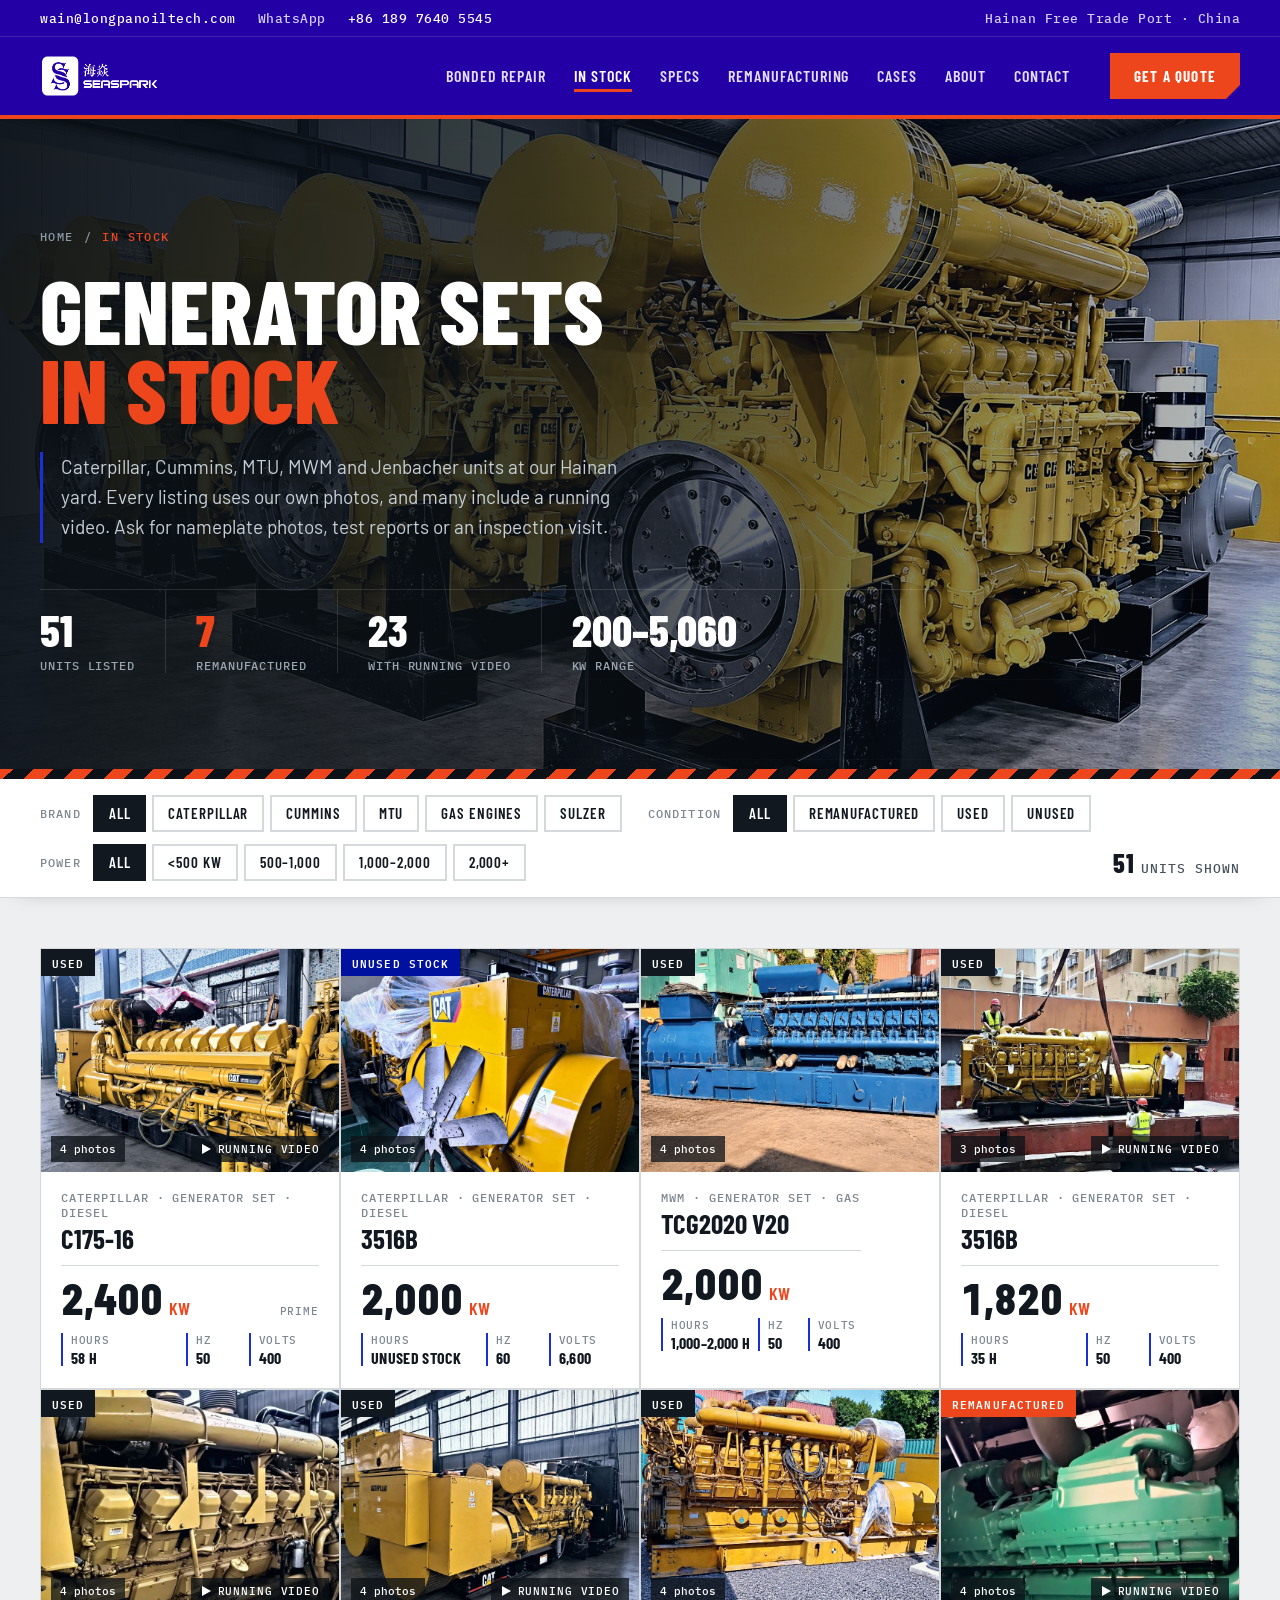
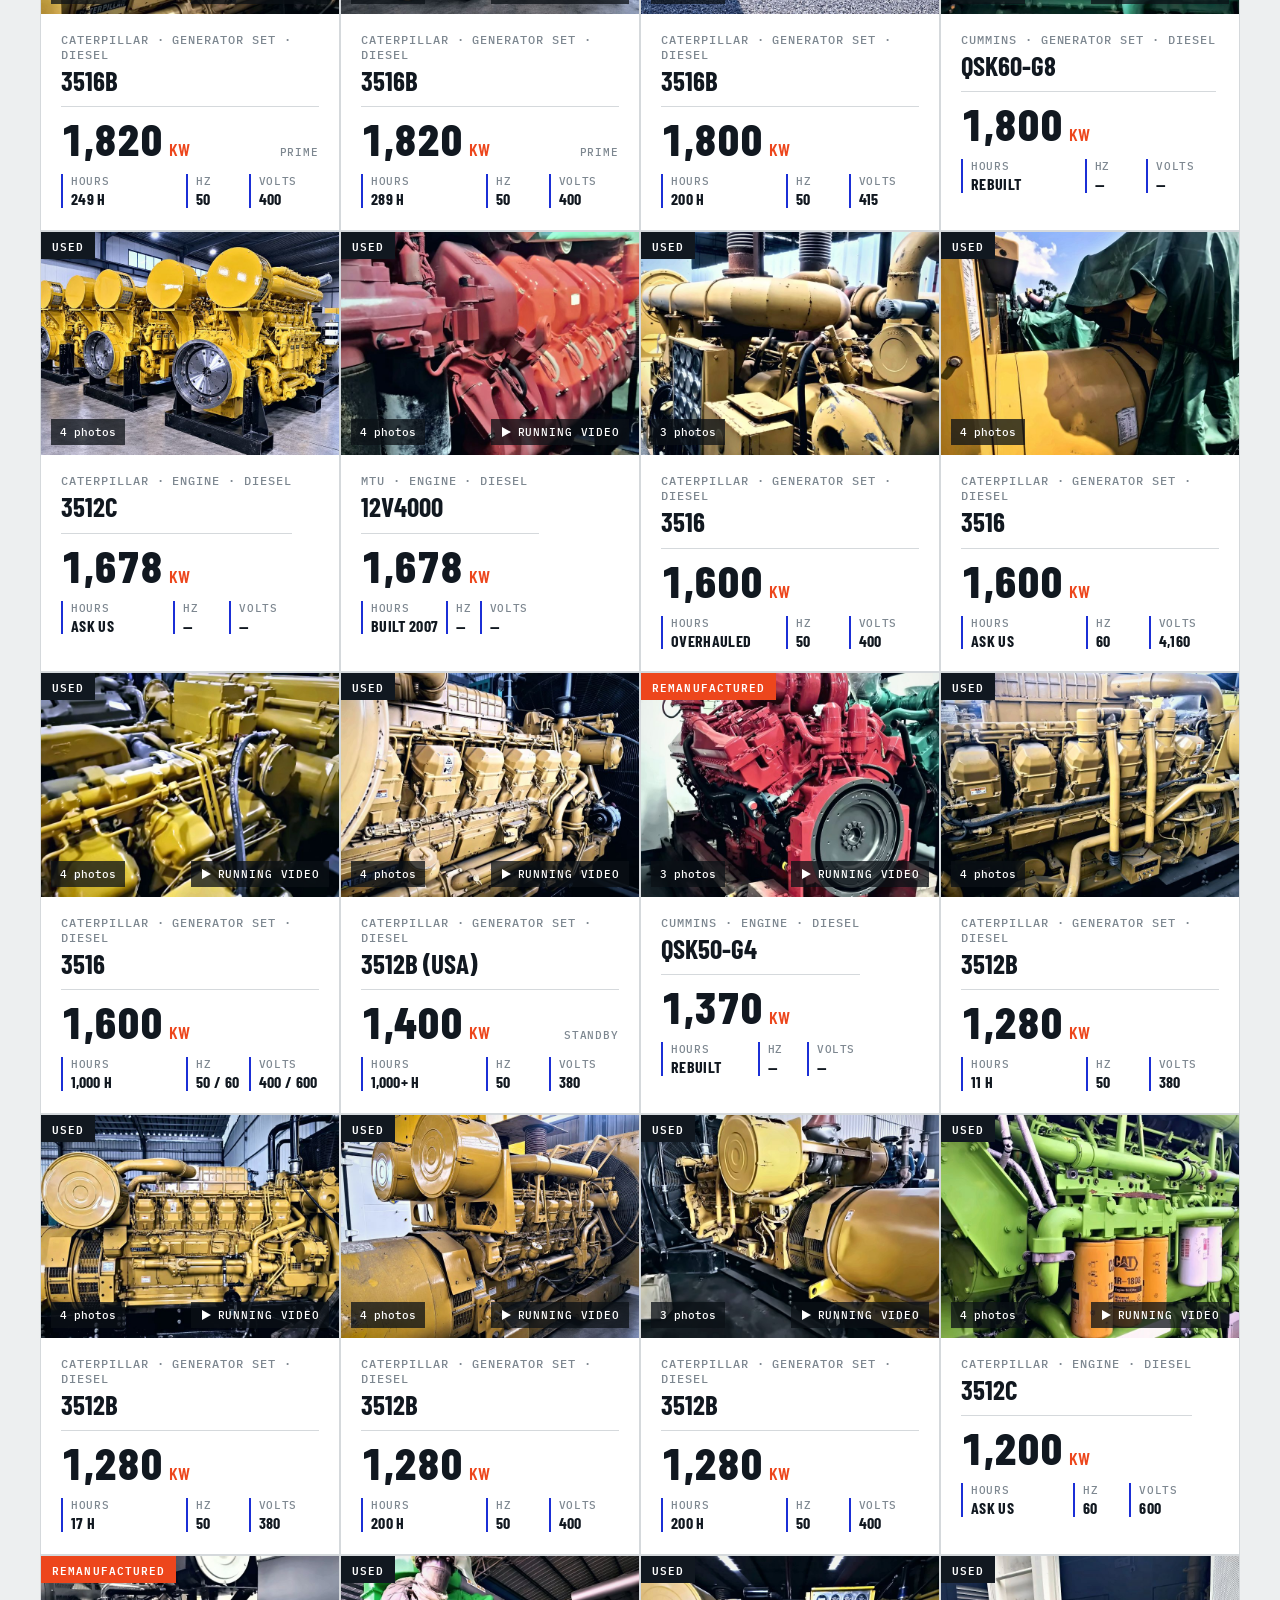
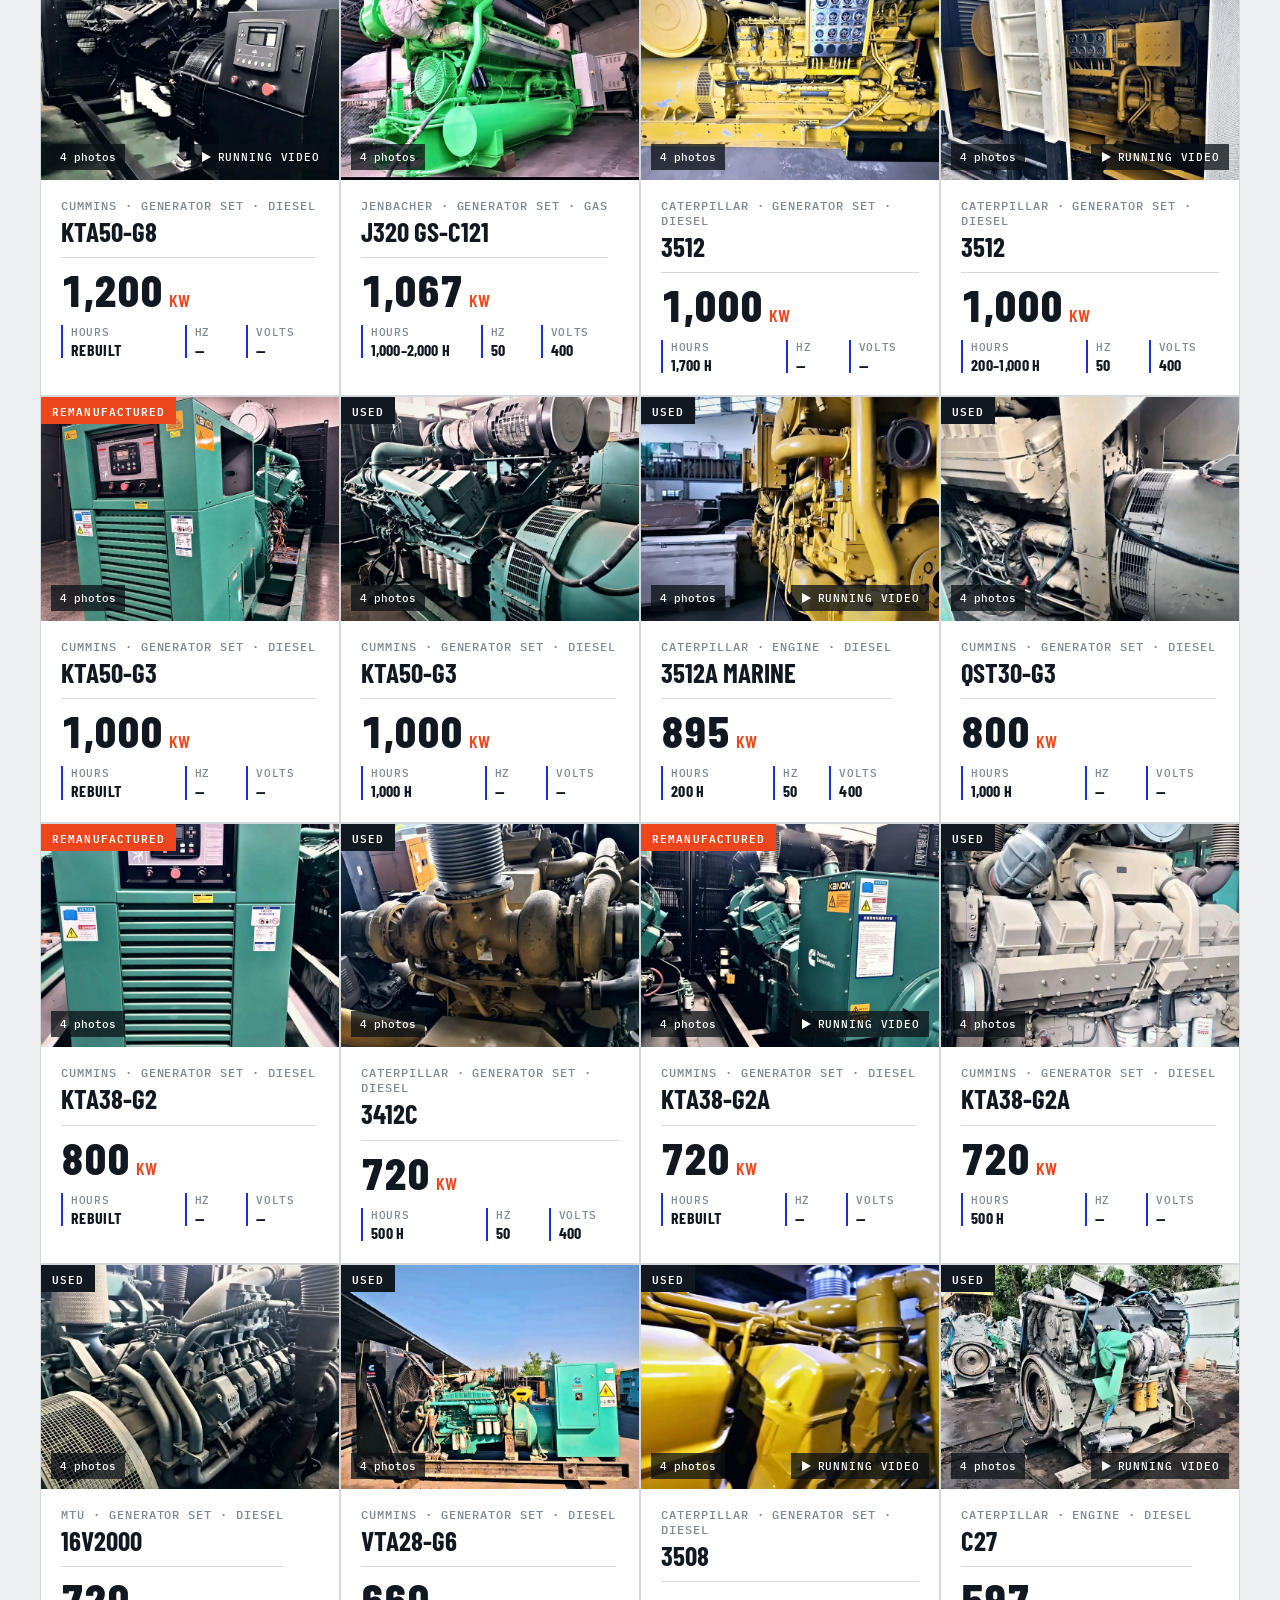
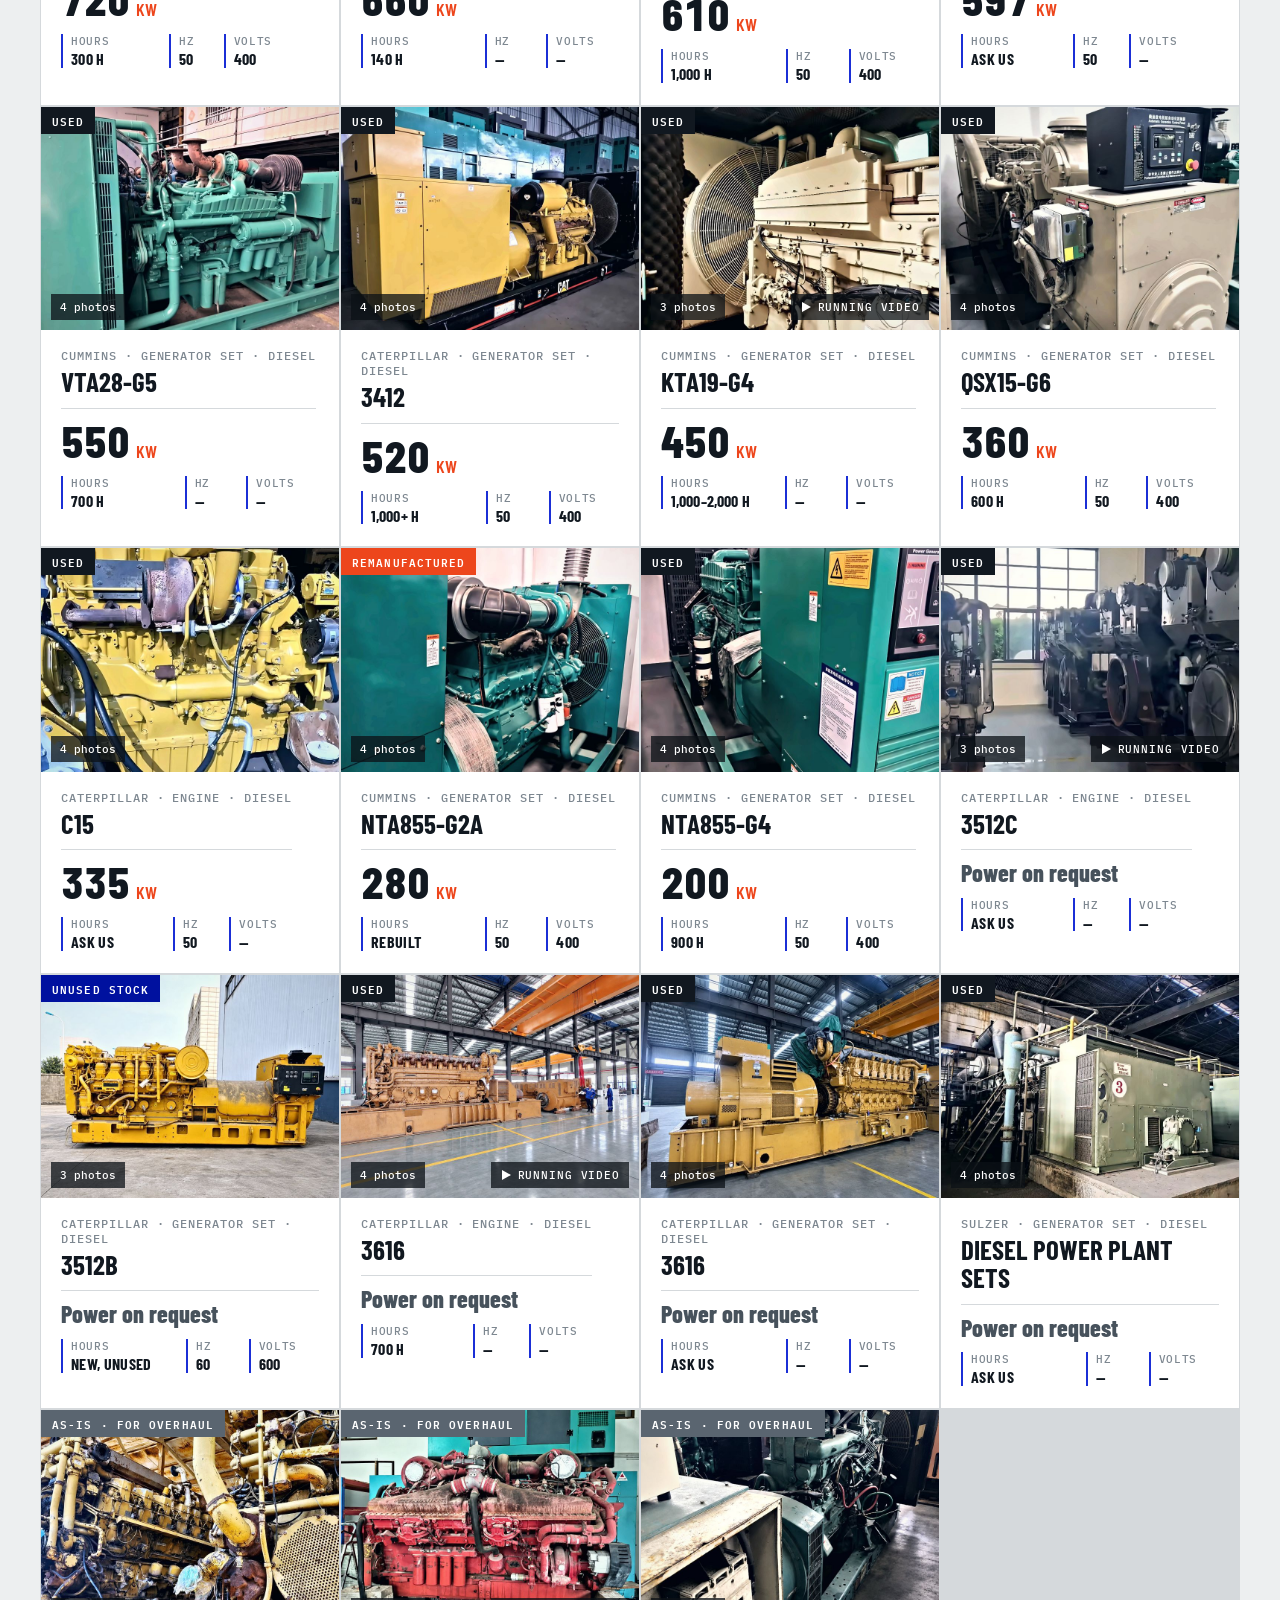
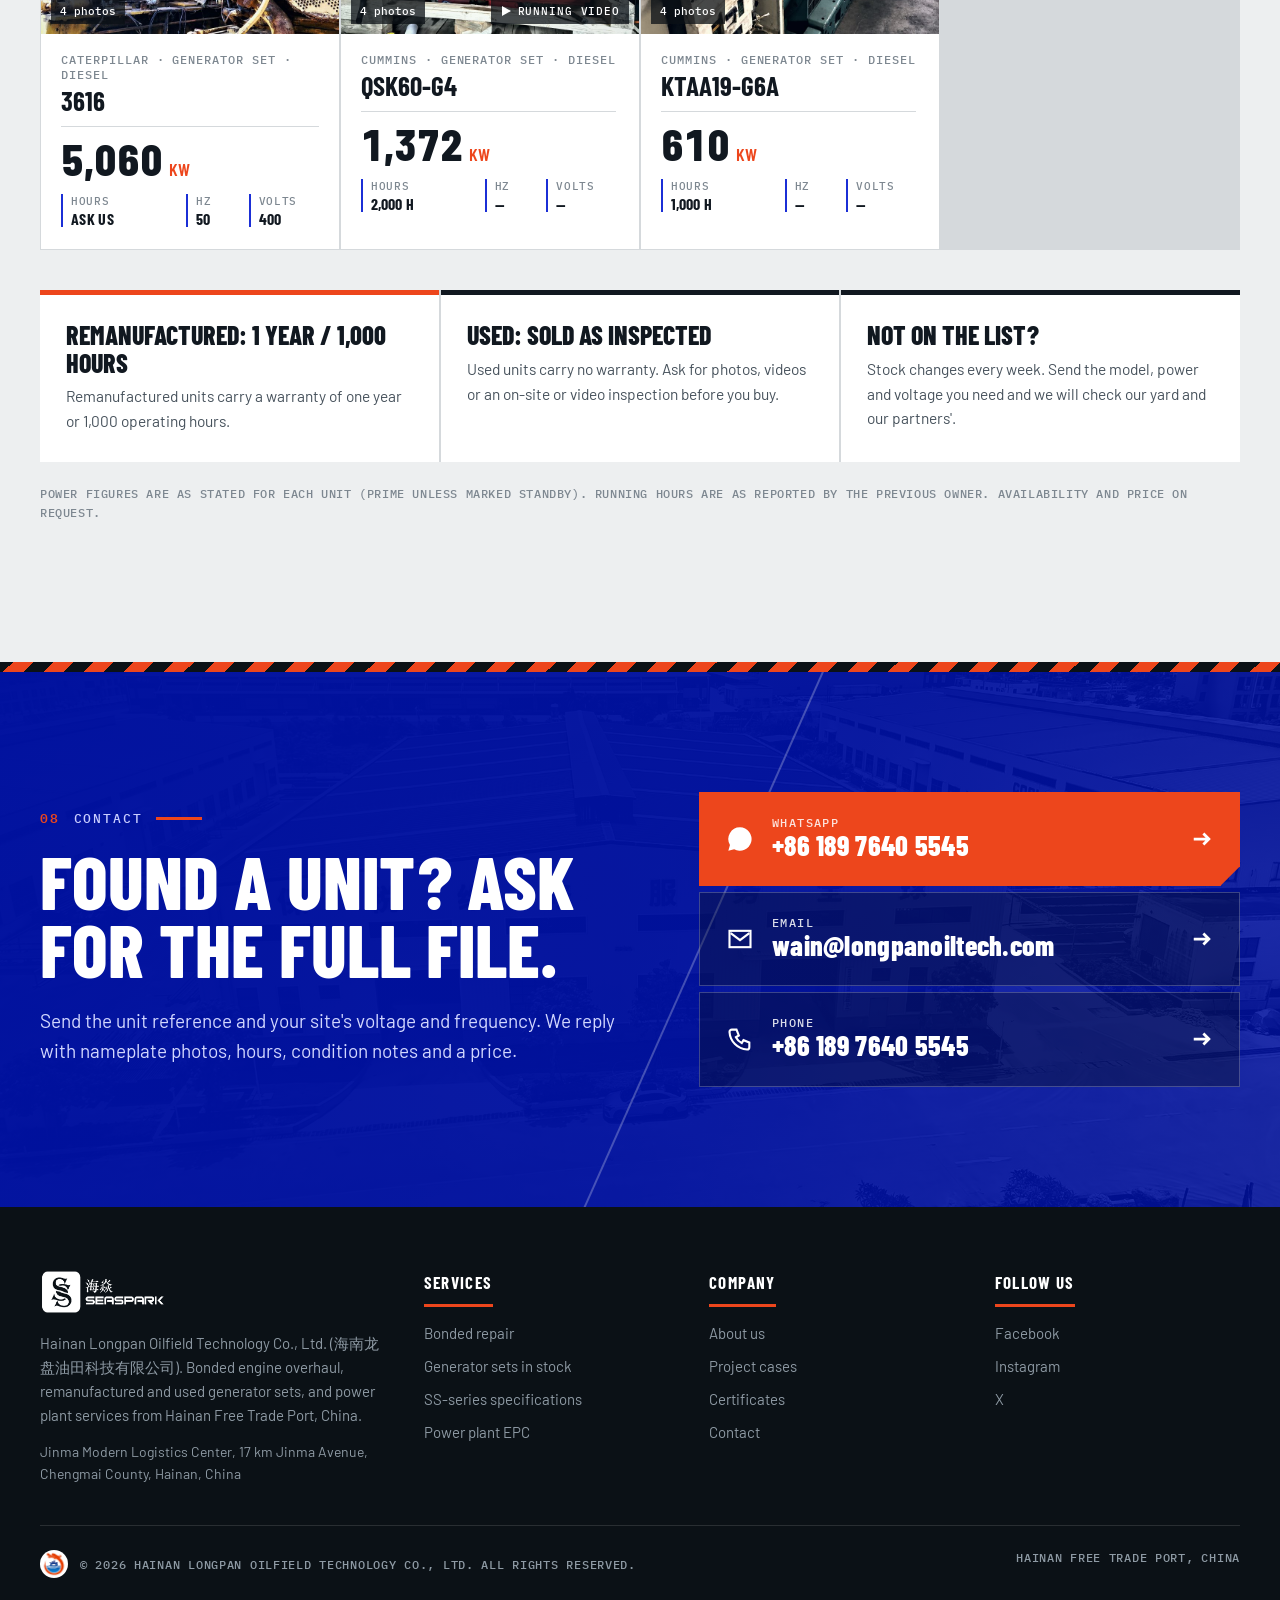
<file: inventory.html>
<!doctype html>
<html lang="en">
<head>
<meta charset="utf-8">
<meta name="viewport" content="width=device-width, initial-scale=1, viewport-fit=cover">
<title>Generator Sets & Engines in Stock | LP SeaSpark</title>
<meta name="description" content="Used, remanufactured and unused Caterpillar, Cummins, MTU, MWM and Jenbacher generator sets and engines in stock in Hainan, China. Real photos, running videos, hours and specs.">
<meta name="theme-color" content="#2300A5">
<link rel="preconnect" href="https://fonts.googleapis.com">
<link rel="preconnect" href="https://fonts.gstatic.com" crossorigin>
<link rel="stylesheet" href="https://fonts.googleapis.com/css2?family=Barlow+Condensed:wght@500;600;700;800&family=Barlow:wght@400;500;600;700&family=IBM+Plex+Mono:wght@400;500;600&display=swap">
<link rel="stylesheet" href="css/site.css">
</head>
<body>
<div class="topbar"><div class="wrap">
  <span><b>wain@longpanoiltech.com</b>WhatsApp <b>+86 189 7640 5545</b></span>
  <span>Hainan Free Trade Port · China</span>
</div></div>

<header class="nav"><div class="wrap">
  <a class="logo" href="index.html"><img src="images/logo-white.png" alt="SeaSpark 海焱" width="130" height="40"></a>
  <ul><li><a href="index.html#bonded">Bonded Repair</a></li><li><a href="inventory.html" class="on">In Stock</a></li><li><a href="specs.html">Specs</a></li><li><a href="index.html#reman">Remanufacturing</a></li><li><a href="cases.html">Cases</a></li><li><a href="about.html">About</a></li><li><a href="#contact">Contact</a></li></ul>
  <a class="btn btn-orange" href="#contact">Get a quote</a>
  <button class="menu-btn" type="button" aria-label="Menu" aria-expanded="false"><svg viewBox="0 0 24 24" fill="none" stroke="currentColor" stroke-width="2"><path d="M3 6h18M3 12h18M3 18h18"/></svg></button>
</div></header>
<main>
<section class="phero">
  <img src="images/c-3512c-row.jpg" alt="">
  <div class="wrap">
    <div class="crumbs"><a href="index.html">Home</a>/<span>In stock</span></div>
    <h1>Generator sets <em>in stock</em></h1>
    <p class="lead">Caterpillar, Cummins, MTU, MWM and Jenbacher units at our Hainan yard. Every listing uses our own photos, and many include a running video. Ask for nameplate photos, test reports or an inspection visit.</p>
    <div class="phero-stats">
      <div><b>51</b><span>Units listed</span></div>
      <div><b class="o">7</b><span>Remanufactured</span></div>
      <div><b>23</b><span>With running video</span></div>
      <div><b>200–5,060</b><span>kW range</span></div>
    </div>
  </div>
</section>

<div class="inv-bar"><div class="wrap">
  <div class="fgroup"><small>Brand</small>
    <button class="chip" data-k="brand" data-v="all" aria-pressed="true">All</button>
    <button class="chip" data-k="brand" data-v="Caterpillar" aria-pressed="false">Caterpillar</button>
    <button class="chip" data-k="brand" data-v="Cummins" aria-pressed="false">Cummins</button>
    <button class="chip" data-k="brand" data-v="MTU" aria-pressed="false">MTU</button>
    <button class="chip" data-k="brand" data-v="gas" aria-pressed="false">Gas engines</button>
    <button class="chip" data-k="brand" data-v="Sulzer" aria-pressed="false">Sulzer</button>
  </div>
  <div class="fgroup"><small>Condition</small>
    <button class="chip" data-k="cond" data-v="all" aria-pressed="true">All</button>
    <button class="chip" data-k="cond" data-v="reman" aria-pressed="false">Remanufactured</button>
    <button class="chip" data-k="cond" data-v="used" aria-pressed="false">Used</button>
    <button class="chip" data-k="cond" data-v="new" aria-pressed="false">Unused</button>
  </div>
  <div class="fgroup"><small>Power</small>
    <button class="chip" data-k="pw" data-v="all" aria-pressed="true">All</button>
    <button class="chip" data-k="pw" data-v="0-500" aria-pressed="false">&lt;500 kW</button>
    <button class="chip" data-k="pw" data-v="500-1000" aria-pressed="false">500–1,000</button>
    <button class="chip" data-k="pw" data-v="1000-2000" aria-pressed="false">1,000–2,000</button>
    <button class="chip" data-k="pw" data-v="2000-99999" aria-pressed="false">2,000+</button>
  </div>
  <div class="inv-count"><b id="cnt">51</b>units shown</div>
</div></div>

<section class="sec concrete" style="padding-top:50px"><div class="wrap">
  <div class="stock-grid" id="grid"></div>
  <div class="note-strip">
    <div><b>Remanufactured: 1 year / 1,000 hours</b><p>Remanufactured units carry a warranty of one year or 1,000 operating hours.</p></div>
    <div><b>Used: sold as inspected</b><p>Used units carry no warranty. Ask for photos, videos or an on-site or video inspection before you buy.</p></div>
    <div><b>Not on the list?</b><p>Stock changes every week. Send the model, power and voltage you need and we will check our yard and our partners'.</p></div>
  </div>
  <p class="specnote" style="margin-top:22px">Power figures are as stated for each unit (prime unless marked standby). Running hours are as reported by the previous owner. Availability and price on request.</p>
</div></section>
<section class="closing" id="contact"><img src="images/c-aerial-bonded.jpg" alt=""><div class="wrap">
  <div>
    <div class="kicker" style="color:#C9CEFF"><b>08</b>Contact</div>
    <h2>Found a unit? Ask for the full file.</h2>
    <p class="lead">Send the unit reference and your site's voltage and frequency. We reply with nameplate photos, hours, condition notes and a price.</p>
  </div>
  <div class="ways">
    <a class="main" href="https://wa.me/8618976405545" target="_blank" rel="noopener"><svg viewBox="0 0 24 24" fill="currentColor"><path d="M12 2a10 10 0 0 0-8.6 15.1L2 22l5-1.3A10 10 0 1 0 12 2Zm4.5 12.1c-.2-.1-1.5-.7-1.7-.8-.2-.1-.4-.1-.6.1l-.8 1c-.1.2-.3.2-.5.1a6.7 6.7 0 0 1-3.3-2.9c-.3-.4.3-.4.7-1.4.1-.2 0-.3 0-.4l-.8-1.8c-.2-.5-.4-.4-.6-.4h-.5a1 1 0 0 0-.7.3 3 3 0 0 0-.9 2.2 5.2 5.2 0 0 0 1.1 2.7 11.8 11.8 0 0 0 4.5 4c1.7.7 2.3.8 3.2.6a2.7 2.7 0 0 0 1.8-1.3 2.2 2.2 0 0 0 .2-1.3c-.1-.1-.3-.2-.5-.3Z"/></svg><div><small>WhatsApp</small><b>+86 189 7640 5545</b></div><svg class="arr" viewBox="0 0 16 16" fill="none" stroke="currentColor" stroke-width="2"><path d="M2 8h11M9 4l4 4-4 4"/></svg></a>
    <a href="mailto:wain@longpanoiltech.com"><svg viewBox="0 0 24 24" fill="none" stroke="currentColor" stroke-width="1.8"><rect x="3" y="5" width="18" height="14"/><path d="m4 7 8 6 8-6"/></svg><div><small>Email</small><b>wain@longpanoiltech.com</b></div><svg class="arr" viewBox="0 0 16 16" fill="none" stroke="currentColor" stroke-width="2"><path d="M2 8h11M9 4l4 4-4 4"/></svg></a>
    <a href="tel:+8618976405545"><svg viewBox="0 0 24 24" fill="none" stroke="currentColor" stroke-width="1.8"><path d="M5 4h4l2 5-2.5 1.5a11 11 0 0 0 5 5L15 13l5 2v4a2 2 0 0 1-2 2A16 16 0 0 1 3 6a2 2 0 0 1 2-2"/></svg><div><small>Phone</small><b>+86 189 7640 5545</b></div><svg class="arr" viewBox="0 0 16 16" fill="none" stroke="currentColor" stroke-width="2"><path d="M2 8h11M9 4l4 4-4 4"/></svg></a>
  </div>
</div></section>
</main>
<footer><div class="wrap">
  <div><img src="images/logo-white.png" alt="SeaSpark 海焱" width="130" height="40"><p>Hainan Longpan Oilfield Technology Co., Ltd. (海南龙盘油田科技有限公司). Bonded engine overhaul, remanufactured and used generator sets, and power plant services from Hainan Free Trade Port, China.</p><p style="margin-top:14px;font-size:14px">Jinma Modern Logistics Center, 17 km Jinma Avenue, Chengmai County, Hainan, China</p></div>
  <div><h4>Services</h4><ul><li><a href="index.html#bonded">Bonded repair</a></li><li><a href="inventory.html">Generator sets in stock</a></li><li><a href="specs.html">SS-series specifications</a></li><li><a href="index.html#apps">Power plant EPC</a></li></ul></div>
  <div><h4>Company</h4><ul><li><a href="about.html">About us</a></li><li><a href="cases.html">Project cases</a></li><li><a href="about.html#credentials">Certificates</a></li><li><a href="#contact">Contact</a></li></ul></div>
  <div><h4>Follow us</h4><ul><li><a href="https://www.facebook.com/LongpanOilfield/" target="_blank" rel="noopener">Facebook</a></li><li><a href="https://www.instagram.com/longpanoilfield/" target="_blank" rel="noopener">Instagram</a></li><li><a href="https://x.com/LongpanOilfield" target="_blank" rel="noopener">X</a></li></ul></div>
  <div class="legal"><span style="display:flex;align-items:center;gap:12px"><img src="images/logo-longpan.png" alt="Longpan" width="28" height="28" style="height:28px;margin:0;background:#fff;border-radius:50%">© 2026 Hainan Longpan Oilfield Technology Co., Ltd. All rights reserved.</span><span>Hainan Free Trade Port, China</span></div>
</div></footer>

<div class="modal" id="modal" role="dialog" aria-modal="true" aria-labelledby="mTitle">
  <div class="mbox">
    <button class="mx" id="mx" type="button" aria-label="Close"><svg viewBox="0 0 20 20" fill="none" stroke="currentColor" stroke-width="2.4"><path d="M4 4l12 12M16 4 4 16"/></svg></button>
    <div class="mview">
      <div class="mmain" id="mMain"></div>
      <button class="mnav p" id="mPrev" type="button" aria-label="Previous"><svg viewBox="0 0 16 16" fill="none" stroke="currentColor" stroke-width="2"><path d="M10 3 5 8l5 5"/></svg></button>
      <button class="mnav n" id="mNext" type="button" aria-label="Next"><svg viewBox="0 0 16 16" fill="none" stroke="currentColor" stroke-width="2"><path d="m6 3 5 5-5 5"/></svg></button>
      <div class="mthumbs" id="mThumbs"></div>
    </div>
    <div class="minfo" id="mInfo"></div>
  </div>
</div>
<script>
/* mobile menu + scroll reveal */
(() => {
  const nav = document.querySelector('.nav'), mb = document.querySelector('.menu-btn');
  if (mb) mb.addEventListener('click', () => { const o = nav.classList.toggle('open'); mb.setAttribute('aria-expanded', o); });
  nav && nav.querySelectorAll('ul a').forEach(a => a.addEventListener('click', () => nav.classList.remove('open')));
  if (matchMedia('(prefers-reduced-motion: reduce)').matches || !('IntersectionObserver' in window)) return;
  document.documentElement.classList.add('rv-on');
  const io = new IntersectionObserver(es => es.forEach(e => { if (e.isIntersecting) { e.target.classList.add('in'); io.unobserve(e.target); } }), {threshold:.08, rootMargin:'0px 0px -40px 0px'});
  document.querySelectorAll('[data-rv]').forEach(el => io.observe(el));
})();
</script>
<script>
const UNITS = [{"id": "cat-c175-16-2400", "brand": "Caterpillar", "model": "C175-16", "kind": "genset", "cond": "used", "kw": 2400, "rating": "Prime", "hz": "50", "v": "400", "rpm": "1500", "hrs": "58 h", "fuel": "Diesel", "video": "v053", "n": 4}, {"id": "cat-3516b-2000-6600v", "brand": "Caterpillar", "model": "3516B", "kind": "genset", "cond": "new", "kw": 2000, "hz": "60", "v": "6,600", "rpm": "1500", "hrs": "Unused stock", "fuel": "Diesel", "n": 4}, {"id": "mwm-tcg2020v20-2000", "brand": "MWM", "model": "TCG2020 V20", "kind": "genset", "cond": "used", "kw": 2000, "hz": "50", "v": "400", "rpm": "1500", "hrs": "1,000–2,000 h", "fuel": "Gas", "n": 4}, {"id": "cat-3516b-1820-35h", "brand": "Caterpillar", "model": "3516B", "kind": "genset", "cond": "used", "kw": 1820, "hz": "50", "v": "400", "rpm": "1500", "hrs": "35 h", "fuel": "Diesel", "video": "v050", "n": 3}, {"id": "cat-3516b-1820-249h", "brand": "Caterpillar", "model": "3516B", "kind": "genset", "cond": "used", "kw": 1820, "rating": "Prime", "hz": "50", "v": "400", "rpm": "1500", "hrs": "249 h", "fuel": "Diesel", "video": "v048", "n": 4}, {"id": "cat-3516b-1820-289h", "brand": "Caterpillar", "model": "3516B", "kind": "genset", "cond": "used", "kw": 1820, "rating": "Prime", "hz": "50", "v": "400", "rpm": "1500", "hrs": "289 h", "fuel": "Diesel", "video": "v049", "n": 4}, {"id": "cat-3516b-1800-415v", "brand": "Caterpillar", "model": "3516B", "kind": "genset", "cond": "used", "kw": 1800, "hz": "50", "v": "415", "rpm": "1500", "hrs": "200 h", "fuel": "Diesel", "n": 4}, {"id": "cum-qsk60-g8-1800-reman", "brand": "Cummins", "model": "QSK60-G8", "kind": "genset", "cond": "reman", "kw": 1800, "hrs": "Rebuilt", "fuel": "Diesel", "video": "v072", "n": 4}, {"id": "cat-3512c-1678-engine", "brand": "Caterpillar", "model": "3512C", "kind": "engine", "cond": "used", "kw": 1678, "rpm": "1900", "hrs": "Ask us", "fuel": "Diesel", "n": 4}, {"id": "mtu-12v4000-1678", "brand": "MTU", "model": "12V4000", "kind": "engine", "cond": "used", "kw": 1678, "rpm": "1900", "hrs": "Built 2007", "fuel": "Diesel", "note": "Rated 2,250 bhp (1,678 kW) at 1,900 rpm", "video": "v001", "n": 4}, {"id": "cat-3516-1600-repaired", "brand": "Caterpillar", "model": "3516", "kind": "genset", "cond": "used", "kw": 1600, "hz": "50", "v": "400", "rpm": "1500", "hrs": "Overhauled", "fuel": "Diesel", "n": 3}, {"id": "cat-3516-1600-4160v", "brand": "Caterpillar", "model": "3516", "kind": "genset", "cond": "used", "kw": 1600, "hz": "60", "v": "4,160", "rpm": "1500", "hrs": "Ask us", "fuel": "Diesel", "n": 4}, {"id": "cat-3516-1600-dual", "brand": "Caterpillar", "model": "3516", "kind": "genset", "cond": "used", "kw": 1600, "hz": "50 / 60", "v": "400 / 600", "rpm": "1500", "hrs": "1,000 h", "fuel": "Diesel", "video": "v045", "n": 4}, {"id": "cat-3512b-1400-usa", "brand": "Caterpillar", "model": "3512B (USA)", "kind": "genset", "cond": "used", "kw": 1400, "rating": "Standby", "hz": "50", "v": "380", "rpm": "1500", "hrs": "1,000+ h", "fuel": "Diesel", "video": "v010", "n": 4}, {"id": "cum-qsk50-g4-1370-reman", "brand": "Cummins", "model": "QSK50-G4", "kind": "engine", "cond": "reman", "kw": 1370, "hrs": "Rebuilt", "fuel": "Diesel", "video": "v067", "n": 3}, {"id": "cat-3512b-1280-11h", "brand": "Caterpillar", "model": "3512B", "kind": "genset", "cond": "used", "kw": 1280, "hz": "50", "v": "380", "rpm": "1500", "hrs": "11 h", "fuel": "Diesel", "n": 4}, {"id": "cat-3512b-1280-17h", "brand": "Caterpillar", "model": "3512B", "kind": "genset", "cond": "used", "kw": 1280, "hz": "50", "v": "380", "rpm": "1500", "hrs": "17 h", "fuel": "Diesel", "video": "v019", "n": 4}, {"id": "cat-3512b-1280-200h-a", "brand": "Caterpillar", "model": "3512B", "kind": "genset", "cond": "used", "kw": 1280, "hz": "50", "v": "400", "rpm": "1500", "hrs": "200 h", "fuel": "Diesel", "video": "v013", "n": 4}, {"id": "cat-3512b-1280-200h-b", "brand": "Caterpillar", "model": "3512B", "kind": "genset", "cond": "used", "kw": 1280, "hz": "50", "v": "400", "rpm": "1500", "hrs": "200 h", "fuel": "Diesel", "video": "v021", "n": 3}, {"id": "cat-3512c-1200-engine", "brand": "Caterpillar", "model": "3512C", "kind": "engine", "cond": "used", "kw": 1200, "hz": "60", "v": "600", "rpm": "1500", "hrs": "Ask us", "fuel": "Diesel", "video": "v027", "n": 4}, {"id": "cum-kta50-g8-1200-reman", "brand": "Cummins", "model": "KTA50-G8", "kind": "genset", "cond": "reman", "kw": 1200, "hrs": "Rebuilt", "fuel": "Diesel", "video": "v065", "n": 4}, {"id": "jen-j320-1067", "brand": "Jenbacher", "model": "J320 GS-C121", "kind": "genset", "cond": "used", "kw": 1067, "hz": "50", "v": "400", "rpm": "1500", "hrs": "1,000–2,000 h", "fuel": "Gas", "note": "Natural gas / biogas", "n": 4}, {"id": "cat-3512-1000-1700h", "brand": "Caterpillar", "model": "3512", "kind": "genset", "cond": "used", "kw": 1000, "rpm": "1500", "hrs": "1,700 h", "fuel": "Diesel", "n": 4}, {"id": "cat-3512-1000-200h", "brand": "Caterpillar", "model": "3512", "kind": "genset", "cond": "used", "kw": 1000, "hz": "50", "v": "400", "rpm": "1500", "hrs": "200–1,000 h", "fuel": "Diesel", "video": "v038", "n": 4}, {"id": "cum-kta50-g3-1000-reman", "brand": "Cummins", "model": "KTA50-G3", "kind": "genset", "cond": "reman", "kw": 1000, "hrs": "Rebuilt", "fuel": "Diesel", "n": 4}, {"id": "cum-kta50-g3-1000-used", "brand": "Cummins", "model": "KTA50-G3", "kind": "genset", "cond": "used", "kw": 1000, "hrs": "1,000 h", "fuel": "Diesel", "n": 4}, {"id": "cat-3512a-marine-895", "brand": "Caterpillar", "model": "3512A Marine", "kind": "engine", "cond": "used", "kw": 895, "hz": "50", "v": "400", "rpm": "1500", "hrs": "200 h", "fuel": "Diesel", "video": "v008", "n": 4}, {"id": "cum-qst30-g3-800", "brand": "Cummins", "model": "QST30-G3", "kind": "genset", "cond": "used", "kw": 800, "hrs": "1,000 h", "fuel": "Diesel", "note": "Silent canopy", "n": 4}, {"id": "cum-kta38-g2-800-reman", "brand": "Cummins", "model": "KTA38-G2", "kind": "genset", "cond": "reman", "kw": 800, "hrs": "Rebuilt", "fuel": "Diesel", "n": 4}, {"id": "cat-3412c-720", "brand": "Caterpillar", "model": "3412C", "kind": "genset", "cond": "used", "kw": 720, "hz": "50", "v": "400", "rpm": "1500", "hrs": "500 h", "fuel": "Diesel", "n": 4}, {"id": "cum-kta38-g2a-720-reman", "brand": "Cummins", "model": "KTA38-G2A", "kind": "genset", "cond": "reman", "kw": 720, "hrs": "Rebuilt", "fuel": "Diesel", "video": "v063", "n": 4}, {"id": "cum-kta38-g2a-720-500h", "brand": "Cummins", "model": "KTA38-G2A", "kind": "genset", "cond": "used", "kw": 720, "hrs": "500 h", "fuel": "Diesel", "n": 4}, {"id": "mtu-16v2000-720", "brand": "MTU", "model": "16V2000", "kind": "genset", "cond": "used", "kw": 720, "hz": "50", "v": "400", "rpm": "1500", "hrs": "300 h", "fuel": "Diesel", "n": 4}, {"id": "cum-vta28-g6-660", "brand": "Cummins", "model": "VTA28-G6", "kind": "genset", "cond": "used", "kw": 660, "hrs": "140 h", "fuel": "Diesel", "n": 4}, {"id": "cat-3508-610", "brand": "Caterpillar", "model": "3508", "kind": "genset", "cond": "used", "kw": 610, "hz": "50", "v": "400", "rpm": "1500", "hrs": "1,000 h", "fuel": "Diesel", "video": "v004", "n": 4}, {"id": "cat-c27-597-engine", "brand": "Caterpillar", "model": "C27", "kind": "engine", "cond": "used", "kw": 597, "hz": "50", "rpm": "1500", "hrs": "Ask us", "fuel": "Diesel", "video": "v056", "n": 4}, {"id": "cum-vta28-g5-550", "brand": "Cummins", "model": "VTA28-G5", "kind": "genset", "cond": "used", "kw": 550, "hrs": "700 h", "fuel": "Diesel", "n": 4}, {"id": "cat-3412-520", "brand": "Caterpillar", "model": "3412", "kind": "genset", "cond": "used", "kw": 520, "hz": "50", "v": "400", "rpm": "1500", "hrs": "1,000+ h", "fuel": "Diesel", "n": 4}, {"id": "cum-kta19-g4-450", "brand": "Cummins", "model": "KTA19-G4", "kind": "genset", "cond": "used", "kw": 450, "hrs": "1,000–2,000 h", "fuel": "Diesel", "video": "v062", "n": 3}, {"id": "cum-qsx15-g6-360", "brand": "Cummins", "model": "QSX15-G6", "kind": "genset", "cond": "used", "kw": 360, "hz": "50", "v": "400", "hrs": "600 h", "fuel": "Diesel", "n": 4}, {"id": "cat-c15-335-engine", "brand": "Caterpillar", "model": "C15", "kind": "engine", "cond": "used", "kw": 335, "hz": "50", "rpm": "1500", "hrs": "Ask us", "fuel": "Diesel", "n": 4}, {"id": "cum-nta855-g2a-280-reman", "brand": "Cummins", "model": "NTA855-G2A", "kind": "genset", "cond": "reman", "kw": 280, "hz": "50", "v": "400", "hrs": "Rebuilt", "fuel": "Diesel", "n": 4}, {"id": "cum-nta855-g4-200", "brand": "Cummins", "model": "NTA855-G4", "kind": "genset", "cond": "used", "kw": 200, "hz": "50", "v": "400", "hrs": "900 h", "fuel": "Diesel", "n": 4}, {"id": "cat-3512c-workshop", "brand": "Caterpillar", "model": "3512C", "kind": "engine", "cond": "used", "kw": null, "hrs": "Ask us", "fuel": "Diesel", "video": "v061", "n": 3}, {"id": "cat-3512b-60hz-new", "brand": "Caterpillar", "model": "3512B", "kind": "genset", "cond": "new", "kw": null, "hz": "60", "v": "600", "rpm": "1500", "hrs": "New, unused", "fuel": "Diesel", "n": 3}, {"id": "cat-3616-700h", "brand": "Caterpillar", "model": "3616", "kind": "engine", "cond": "used", "kw": null, "hrs": "700 h", "fuel": "Diesel", "video": "v051", "n": 4}, {"id": "cat-3616-workshop", "brand": "Caterpillar", "model": "3616", "kind": "genset", "cond": "used", "kw": null, "hrs": "Ask us", "fuel": "Diesel", "n": 4}, {"id": "sulzer-plant", "brand": "Sulzer", "model": "Diesel power plant sets", "kind": "genset", "cond": "used", "kw": null, "hrs": "Ask us", "fuel": "Diesel", "note": "Multiple units, sold as a plant. Built by New Sulzer Diesel France.", "n": 4}, {"id": "cat-3616-5060", "brand": "Caterpillar", "model": "3616", "kind": "genset", "cond": "used", "kw": 5060, "hz": "50", "v": "400", "rpm": "1500", "hrs": "Ask us", "fuel": "Diesel", "n": 4, "asis": true}, {"id": "cum-qsk60-g4-1372", "brand": "Cummins", "model": "QSK60-G4", "kind": "genset", "cond": "used", "kw": 1372, "hrs": "2,000 h", "fuel": "Diesel", "video": "v068", "n": 4, "asis": true}, {"id": "cum-ktaa19-g6a-610", "brand": "Cummins", "model": "KTAA19-G6A", "kind": "genset", "cond": "used", "kw": 610, "hrs": "1,000 h", "fuel": "Diesel", "n": 4, "asis": true}];
const WA = "8618976405545";

(() => {
  const grid = document.getElementById('grid'), cnt = document.getElementById('cnt');
  const COND = {reman:'Remanufactured', used:'Used', new:'Unused stock'};
  const KIND = {genset:'Generator set', engine:'Engine'};
  const f = {brand:'all', cond:'all', pw:'all'};
  const fmt = n => n.toLocaleString('en-US');
  const name = u => `${u.brand === 'Caterpillar' ? 'Cat' : u.brand} ${u.model}`;
  const play = '<svg viewBox="0 0 12 12" fill="currentColor"><path d="M2 1l9 5-9 5z"/></svg>';
  const card = u => `<button class="sc" type="button" data-id="${u.id}">
    <div class="im"><img src="images/stock/${u.id}/card.jpg" alt="${name(u)} ${u.kw ? u.kw + ' kW' : ''}" loading="lazy" width="800" height="600">
      <span class="badge ${u.asis ? 'asis' : u.cond}">${u.asis ? 'As-is · for overhaul' : COND[u.cond]}</span>
      <span class="cnt">${u.n} photos</span>
      ${u.video ? `<span class="vid">${play}Running video</span>` : ''}</div>
    <div class="bd"><small>${u.brand} · ${KIND[u.kind]} · ${u.fuel}</small><h3>${u.model}</h3>
      <div class="pw">${u.kw ? `<b>${fmt(u.kw)}</b><span>kW</span>` : '<b class="na">Power on request</b>'}${u.rating ? `<i>${u.rating}</i>` : ''}</div>
      <dl><div><dt>Hours</dt><dd>${u.hrs || '—'}</dd></div><div><dt>Hz</dt><dd>${u.hz || '—'}</dd></div><div><dt>Volts</dt><dd>${u.v || '—'}</dd></div></dl>
    </div></button>`;
  const ok = u => {
    if (f.brand !== 'all') { if (f.brand === 'gas' ? u.fuel !== 'Gas' : u.brand !== f.brand) return false; }
    if (f.cond !== 'all' && u.cond !== f.cond) return false;
    if (f.pw !== 'all') { const [a,b] = f.pw.split('-').map(Number); if (!u.kw || u.kw < a || u.kw >= b) return false; }
    return true;
  };
  const render = () => {
    const list = UNITS.filter(ok);
    grid.innerHTML = list.length ? list.map(card).join('') : '<div class="empty">No units match these filters. Tell us what you need and we will check current stock.</div>';
    cnt.textContent = list.length;
  };
  document.querySelectorAll('.chip').forEach(c => c.addEventListener('click', () => {
    f[c.dataset.k] = c.dataset.v;
    document.querySelectorAll(`.chip[data-k="${c.dataset.k}"]`).forEach(x => x.setAttribute('aria-pressed', x === c));
    render();
  }));
  render();

  /* viewer */
  const modal = document.getElementById('modal'), main = document.getElementById('mMain'), th = document.getElementById('mThumbs'), info = document.getElementById('mInfo');
  let media = [], idx = 0, cur = null;
  const show = i => {
    idx = (i + media.length) % media.length; const m = media[idx];
    main.innerHTML = m.v ? `<video src="${m.src}" poster="${m.poster}" controls playsinline autoplay muted></video>` : `<img src="${m.src}" alt="${name(cur)} photo ${idx + 1}">`;
    th.querySelectorAll('button').forEach((b,k) => b.setAttribute('aria-current', k === idx));
  };
  const open = id => {
    const u = UNITS.find(x => x.id === id); if (!u) return; cur = u;
    media = [];
    for (let i = 1; i <= u.n; i++) media.push({src:`images/stock/${u.id}/${i}.jpg`});
    if (u.video) media.splice(1, 0, {v:1, src:`videos/stock/${u.video}.mp4`, poster:`images/stock/${u.id}/1.jpg`});
    th.innerHTML = media.map((m,k) => `<button type="button" aria-label="View ${m.v ? 'video' : 'photo ' + (k+1)}"><img src="${m.v ? m.poster : m.src}" alt="" loading="lazy">${m.v ? '<span class="pl">VIDEO</span>' : ''}</button>`).join('');
    th.querySelectorAll('button').forEach((b,k) => b.addEventListener('click', () => show(k)));
    const rows = [['Brand', u.brand], ['Model', u.model], ['Type', KIND[u.kind]], ['Condition', COND[u.cond]], ['Power', u.kw ? `${fmt(u.kw)} kW${u.rating ? ' (' + u.rating.toLowerCase() + ')' : ''}` : 'On request'],
      ['Frequency', u.hz ? u.hz + ' Hz' : ''], ['Voltage', u.v ? u.v + ' V' : ''], ['Speed', u.rpm ? fmt(+u.rpm) + ' rpm' : ''], ['Hours / status', u.hrs], ['Fuel', u.fuel], ['Note', u.note || '']].filter(r => r[1]);
    const msg = encodeURIComponent(`Hello, I'm interested in stock unit ${name(u)}${u.kw ? ' ' + u.kw + ' kW' : ''} (ref: ${u.id}). Please send photos, hours and price.`);
    info.innerHTML = `<small>Ref. ${u.id.toUpperCase()}</small><h2 id="mTitle">${name(u)}</h2>
      <div class="pw">${u.kw ? `<b>${fmt(u.kw)}</b><span>kW</span>` : '<b style="font-size:30px">Power on request</b>'}</div>
      <table>${rows.map(r => `<tr><th>${r[0]}</th><td>${r[1]}</td></tr>`).join('')}</table>
      <div class="wr">${u.asis ? '<b>Sold as-is, ideal for overhaul.</b> We can remanufacture and repaint this unit in our Hainan plant before shipment. Remanufactured units carry a 1-year / 1,000-hour warranty. <a href="index.html#reman" style="color:var(--orange);font-weight:600">How we remanufacture</a>' : u.cond === 'reman' ? '<b>Warranty:</b> 1 year or 1,000 operating hours.' : u.cond === 'used' ? '<b>Sold as inspected, no warranty.</b> Ask for an on-site or video inspection before you buy.' : '<b>Unused stock.</b> Ask us for the full documents and condition report.'}</div>
      <div class="acts"><a class="btn btn-orange" href="https://wa.me/${WA}?text=${msg}" target="_blank" rel="noopener">Ask about this unit on WhatsApp ${'<svg viewBox="0 0 16 16" fill="none" stroke="currentColor" stroke-width="2"><path d="M2 8h11M9 4l4 4-4 4"/></svg>'}</a>
      <a class="btn btn-line" href="mailto:wain@longpanoiltech.com?subject=${encodeURIComponent('Stock enquiry: ' + name(u) + ' (' + u.id + ')')}">Email us</a></div>`;
    show(0);
    modal.classList.add('on'); document.body.classList.add('lock');
    history.replaceState(null, '', '#' + u.id);
    document.getElementById('mx').focus();
  };
  const close = () => { modal.classList.remove('on'); document.body.classList.remove('lock'); main.innerHTML = ''; history.replaceState(null, '', location.pathname); };
  grid.addEventListener('click', e => { const c = e.target.closest('.sc'); if (c) open(c.dataset.id); });
  document.getElementById('mx').addEventListener('click', close);
  document.getElementById('mPrev').addEventListener('click', () => show(idx - 1));
  document.getElementById('mNext').addEventListener('click', () => show(idx + 1));
  modal.addEventListener('click', e => { if (e.target === modal) close(); });
  addEventListener('keydown', e => { if (!modal.classList.contains('on')) return; if (e.key === 'Escape') close(); if (e.key === 'ArrowLeft') show(idx - 1); if (e.key === 'ArrowRight') show(idx + 1); });
  if (location.hash.length > 1) open(location.hash.slice(1));
  addEventListener('hashchange', () => { const h = location.hash.slice(1); if (h && UNITS.some(u => u.id === h)) open(h); });
})();
</script>
</body>
</html>
</file>
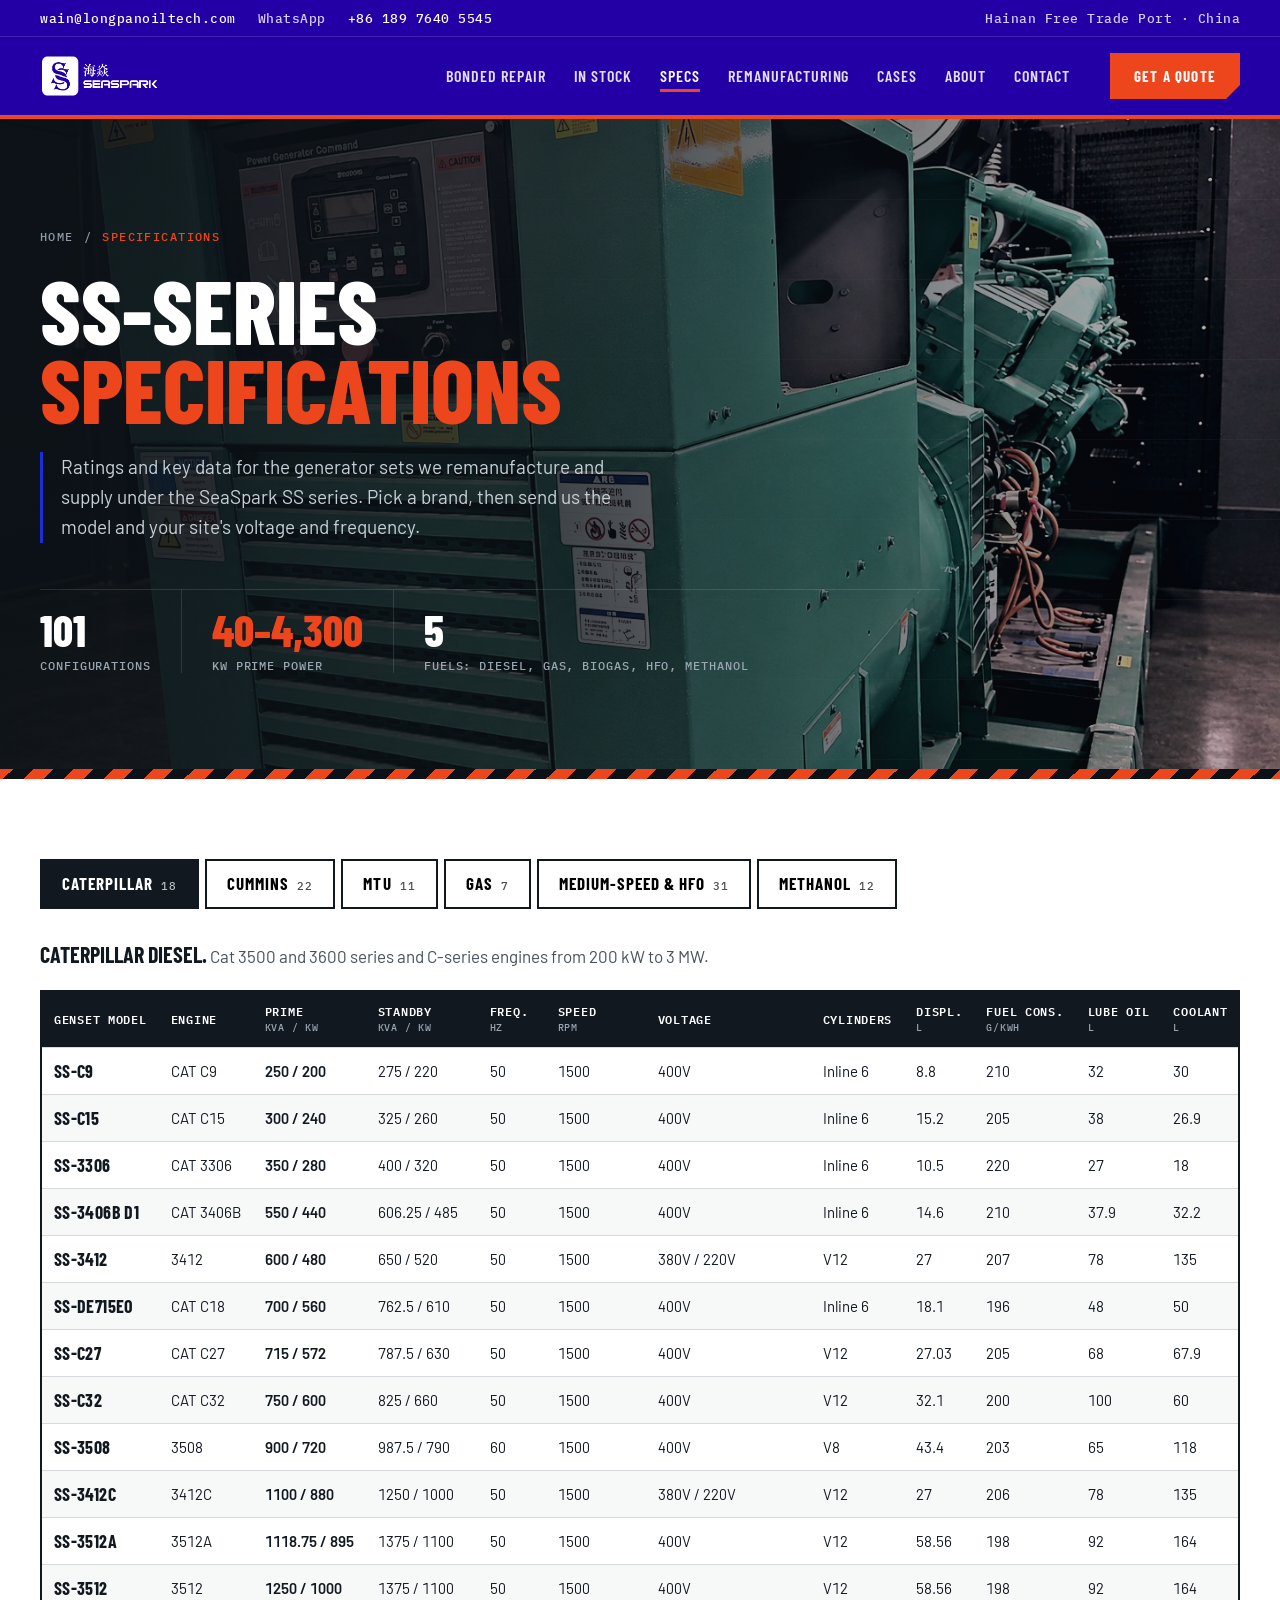
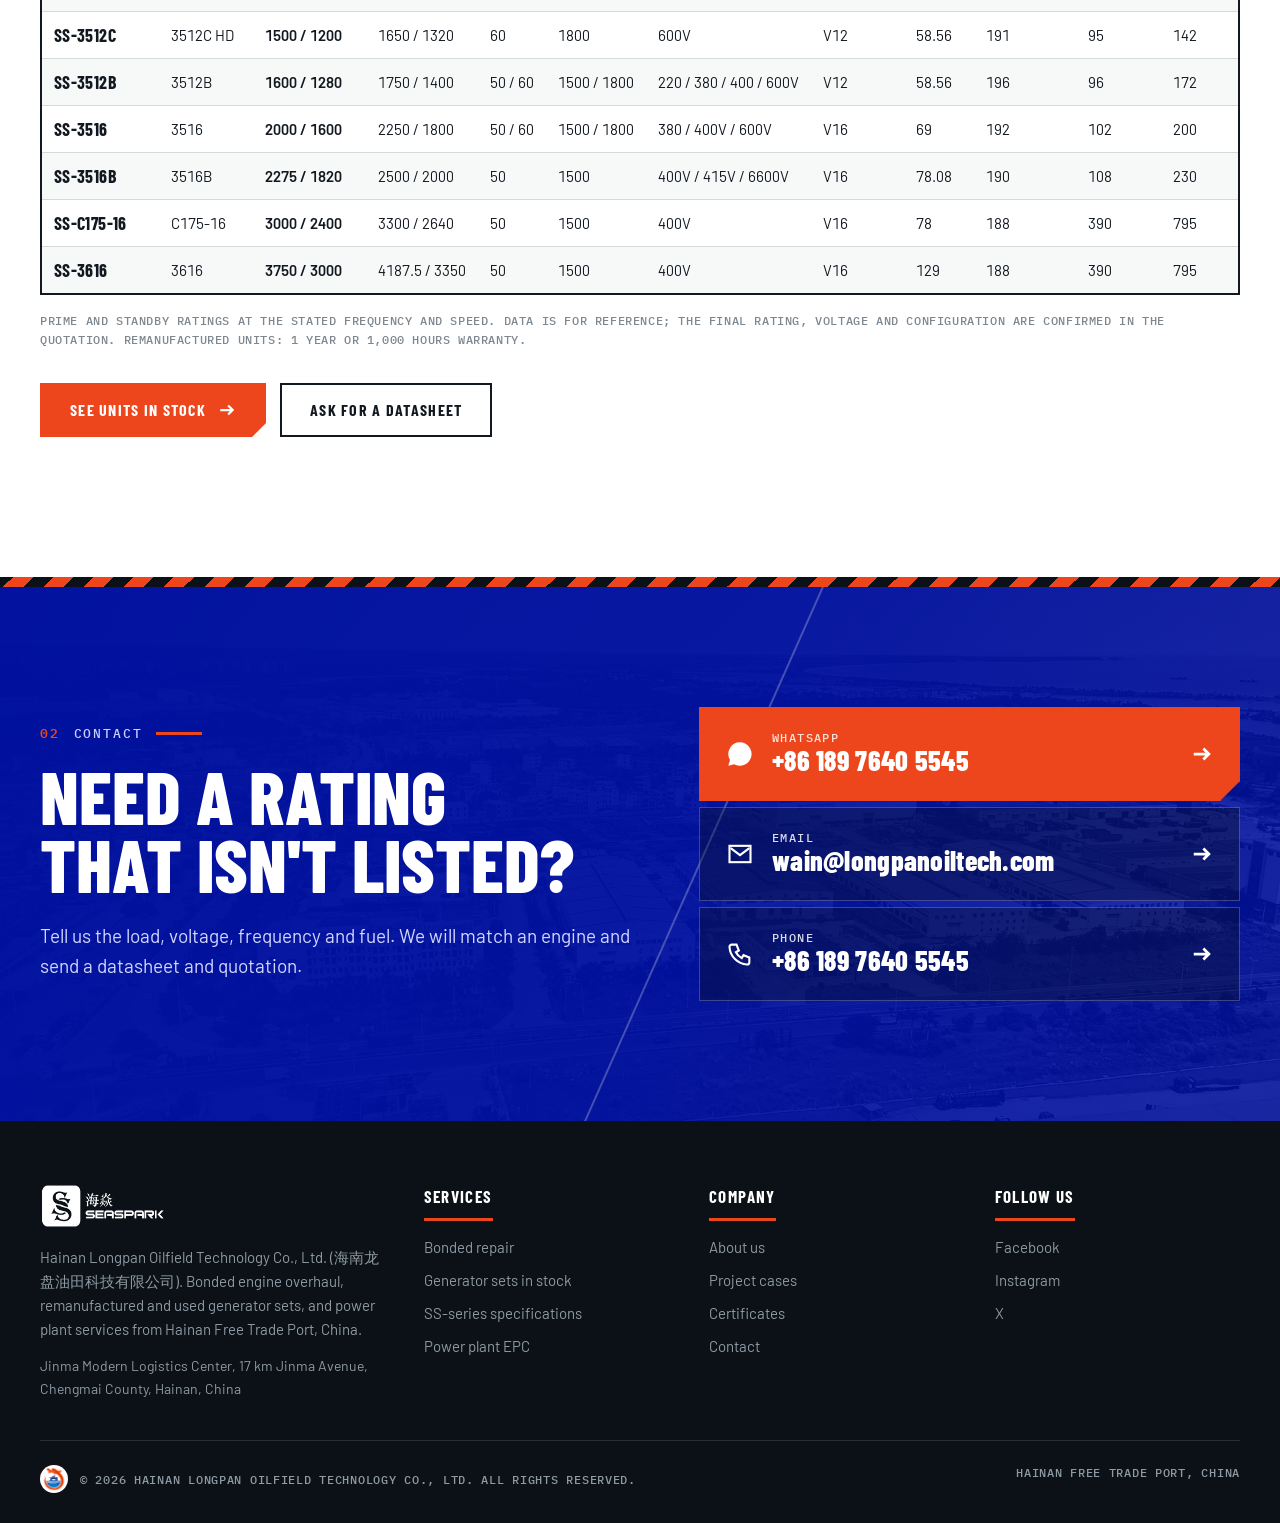
<file: specs.html>
<!doctype html>
<html lang="en">
<head>
<meta charset="utf-8">
<meta name="viewport" content="width=device-width, initial-scale=1, viewport-fit=cover">
<title>SS-Series Generator Set Specifications | LP SeaSpark</title>
<meta name="description" content="Technical specifications for SS-series remanufactured diesel, gas, heavy fuel oil and methanol generator sets: Caterpillar, Cummins, MTU, MWM and Jenbacher, 40 kW to 4,300 kW.">
<meta name="theme-color" content="#2300A5">
<link rel="preconnect" href="https://fonts.googleapis.com">
<link rel="preconnect" href="https://fonts.gstatic.com" crossorigin>
<link rel="stylesheet" href="https://fonts.googleapis.com/css2?family=Barlow+Condensed:wght@500;600;700;800&family=Barlow:wght@400;500;600;700&family=IBM+Plex+Mono:wght@400;500;600&display=swap">
<link rel="stylesheet" href="css/site.css">
</head>
<body>
<div class="topbar"><div class="wrap">
  <span><b>wain@longpanoiltech.com</b>WhatsApp <b>+86 189 7640 5545</b></span>
  <span>Hainan Free Trade Port · China</span>
</div></div>

<header class="nav"><div class="wrap">
  <a class="logo" href="index.html"><img src="images/logo-white.png" alt="SeaSpark 海焱" width="130" height="40"></a>
  <ul><li><a href="index.html#bonded">Bonded Repair</a></li><li><a href="inventory.html">In Stock</a></li><li><a href="specs.html" class="on">Specs</a></li><li><a href="index.html#reman">Remanufacturing</a></li><li><a href="cases.html">Cases</a></li><li><a href="about.html">About</a></li><li><a href="#contact">Contact</a></li></ul>
  <a class="btn btn-orange" href="#contact">Get a quote</a>
  <button class="menu-btn" type="button" aria-label="Menu" aria-expanded="false"><svg viewBox="0 0 24 24" fill="none" stroke="currentColor" stroke-width="2"><path d="M3 6h18M3 12h18M3 18h18"/></svg></button>
</div></header>
<main>
<section class="phero">
  <img src="images/c-reman-kta50.jpg" alt="">
  <div class="wrap">
    <div class="crumbs"><a href="index.html">Home</a>/<span>Specifications</span></div>
    <h1>SS-series <em>specifications</em></h1>
    <p class="lead">Ratings and key data for the generator sets we remanufacture and supply under the SeaSpark SS series. Pick a brand, then send us the model and your site's voltage and frequency.</p>
    <div class="phero-stats">
      <div><b>101</b><span>Configurations</span></div>
      <div><b class="o">40–4,300</b><span>kW prime power</span></div>
      <div><b>5</b><span>Fuels: diesel, gas, biogas, HFO, methanol</span></div>
    </div>
  </div>
</section>

<section class="sec" style="padding-top:80px"><div class="wrap">
  <div class="tabs" role="tablist">
    <button class="tab" role="tab" id="t-cat" aria-controls="p-cat" aria-selected="true">Caterpillar<small>18</small></button><button class="tab" role="tab" id="t-cummins" aria-controls="p-cummins" aria-selected="false">Cummins<small>22</small></button><button class="tab" role="tab" id="t-mtu" aria-controls="p-mtu" aria-selected="false">MTU<small>11</small></button><button class="tab" role="tab" id="t-gas" aria-controls="p-gas" aria-selected="false">Gas<small>7</small></button><button class="tab" role="tab" id="t-medium" aria-controls="p-medium" aria-selected="false">Medium-speed & HFO<small>31</small></button><button class="tab" role="tab" id="t-methanol" aria-controls="p-methanol" aria-selected="false">Methanol<small>12</small></button>
  </div>
  <div class="tpanel" role="tabpanel" id="p-cat" aria-labelledby="t-cat"><p><b style="font-family:var(--f-head);font-size:22px;text-transform:uppercase;color:var(--ink)">Caterpillar diesel.</b> Cat 3500 and 3600 series and C-series engines from 200 kW to 3 MW.</p><div class="tscroll"><table class="spec"><thead><tr><th>Genset model</th><th>Engine</th><th>Prime<small>kVA / kW</small></th><th>Standby<small>kVA / kW</small></th><th>Freq.<small>Hz</small></th><th>Speed<small>rpm</small></th><th>Voltage</th><th>Cylinders</th><th>Displ.<small>L</small></th><th>Fuel cons.<small>g/kWh</small></th><th>Lube oil<small>L</small></th><th>Coolant<small>L</small></th></tr></thead><tbody><tr><td>SS-C9</td><td>CAT C9</td><td>250 / 200</td><td>275 / 220</td><td>50</td><td>1500</td><td>400V</td><td>Inline 6</td><td>8.8</td><td>210</td><td>32</td><td>30</td></tr><tr><td>SS-C15</td><td>CAT C15</td><td>300 / 240</td><td>325 / 260</td><td>50</td><td>1500</td><td>400V</td><td>Inline 6</td><td>15.2</td><td>205</td><td>38</td><td>26.9</td></tr><tr><td>SS-3306</td><td>CAT 3306</td><td>350 / 280</td><td>400 / 320</td><td>50</td><td>1500</td><td>400V</td><td>Inline 6</td><td>10.5</td><td>220</td><td>27</td><td>18</td></tr><tr><td>SS-3406B D1</td><td>CAT 3406B</td><td>550 / 440</td><td>606.25 / 485</td><td>50</td><td>1500</td><td>400V</td><td>Inline 6</td><td>14.6</td><td>210</td><td>37.9</td><td>32.2</td></tr><tr><td>SS-3412</td><td>3412</td><td>600 / 480</td><td>650 / 520</td><td>50</td><td>1500</td><td>380V / 220V</td><td>V12</td><td>27</td><td>207</td><td>78</td><td>135</td></tr><tr><td>SS-DE715EO</td><td>CAT C18</td><td>700 / 560</td><td>762.5 / 610</td><td>50</td><td>1500</td><td>400V</td><td>Inline 6</td><td>18.1</td><td>196</td><td>48</td><td>50</td></tr><tr><td>SS-C27</td><td>CAT C27</td><td>715 / 572</td><td>787.5 / 630</td><td>50</td><td>1500</td><td>400V</td><td>V12</td><td>27.03</td><td>205</td><td>68</td><td>67.9</td></tr><tr><td>SS-C32</td><td>CAT C32</td><td>750 / 600</td><td>825 / 660</td><td>50</td><td>1500</td><td>400V</td><td>V12</td><td>32.1</td><td>200</td><td>100</td><td>60</td></tr><tr><td>SS-3508</td><td>3508</td><td>900 / 720</td><td>987.5 / 790</td><td>60</td><td>1500</td><td>400V</td><td>V8</td><td>43.4</td><td>203</td><td>65</td><td>118</td></tr><tr><td>SS-3412C</td><td>3412C</td><td>1100 / 880</td><td>1250 / 1000</td><td>50</td><td>1500</td><td>380V / 220V</td><td>V12</td><td>27</td><td>206</td><td>78</td><td>135</td></tr><tr><td>SS-3512A</td><td>3512A</td><td>1118.75 / 895</td><td>1375 / 1100</td><td>50</td><td>1500</td><td>400V</td><td>V12</td><td>58.56</td><td>198</td><td>92</td><td>164</td></tr><tr><td>SS-3512</td><td>3512</td><td>1250 / 1000</td><td>1375 / 1100</td><td>50</td><td>1500</td><td>400V</td><td>V12</td><td>58.56</td><td>198</td><td>92</td><td>164</td></tr><tr><td>SS-3512C</td><td>3512C HD</td><td>1500 / 1200</td><td>1650 / 1320</td><td>60</td><td>1800</td><td>600V</td><td>V12</td><td>58.56</td><td>191</td><td>95</td><td>142</td></tr><tr><td>SS-3512B</td><td>3512B</td><td>1600 / 1280</td><td>1750 / 1400</td><td>50 / 60</td><td>1500 / 1800</td><td>220 / 380 / 400 / 600V</td><td>V12</td><td>58.56</td><td>196</td><td>96</td><td>172</td></tr><tr><td>SS-3516</td><td>3516</td><td>2000 / 1600</td><td>2250 / 1800</td><td>50 / 60</td><td>1500 / 1800</td><td>380 / 400V / 600V</td><td>V16</td><td>69</td><td>192</td><td>102</td><td>200</td></tr><tr><td>SS-3516B</td><td>3516B</td><td>2275 / 1820</td><td>2500 / 2000</td><td>50</td><td>1500</td><td>400V / 415V / 6600V</td><td>V16</td><td>78.08</td><td>190</td><td>108</td><td>230</td></tr><tr><td>SS-C175-16</td><td>C175-16</td><td>3000 / 2400</td><td>3300 / 2640</td><td>50</td><td>1500</td><td>400V</td><td>V16</td><td>78</td><td>188</td><td>390</td><td>795</td></tr><tr><td>SS-3616</td><td>3616</td><td>3750 / 3000</td><td>4187.5 / 3350</td><td>50</td><td>1500</td><td>400V</td><td>V16</td><td>129</td><td>188</td><td>390</td><td>795</td></tr></tbody></table></div></div><div class="tpanel" role="tabpanel" id="p-cummins" aria-labelledby="t-cummins" hidden><p><b style="font-family:var(--f-head);font-size:22px;text-transform:uppercase;color:var(--ink)">Cummins diesel.</b> From the NTA855 to the QSK78. Most of our remanufactured stock comes from this range.</p><div class="tscroll"><table class="spec"><thead><tr><th>Genset model</th><th>Engine</th><th>Prime<small>kVA / kW</small></th><th>Standby<small>kVA / kW</small></th><th>Freq.<small>Hz</small></th><th>Speed<small>rpm</small></th><th>Voltage</th><th>Cylinders</th><th>Displ.<small>L</small></th><th>Fuel cons.<small>g/kWh</small></th><th>Lube oil<small>L</small></th><th>Coolant<small>L</small></th></tr></thead><tbody><tr><td>SS-NTA855-G2A</td><td>NTA855-G2A</td><td>355 / 284</td><td>387.5 / 310</td><td>50</td><td>1500</td><td>400V</td><td>Inline 6</td><td>14</td><td>199</td><td>32</td><td>55</td></tr><tr><td>SS-NTA855-G4</td><td>NTA855-G4</td><td>396.25 / 317</td><td>438.75 / 351</td><td>50</td><td>1500</td><td>400V</td><td>Inline 6</td><td>14</td><td>198.5</td><td>30</td><td>52</td></tr><tr><td>SS-QSX15-G6</td><td>QSX15-G6</td><td>450 / 360</td><td>500 / 400</td><td>50</td><td>1500</td><td>400V</td><td>Inline 6</td><td>15</td><td>197</td><td>35</td><td>60</td></tr><tr><td>SS-KTAA19-G6A</td><td>KTAA19-G6A</td><td>625 / 500</td><td>687.5 / 550</td><td>50</td><td>1500</td><td>400V</td><td>Inline 6</td><td>18.9</td><td>205</td><td>52</td><td>80</td></tr><tr><td>SS-KTA19-G4</td><td>KTA19-G4</td><td>633.75 / 507</td><td>703.75 / 563</td><td>50</td><td>1500</td><td>400V</td><td>Inline 6</td><td>18.9</td><td>206</td><td>48</td><td>76</td></tr><tr><td>SS-VTA28-G5</td><td>VTA28-G5</td><td>687.5 / 550</td><td>762.5 / 610</td><td>50</td><td>1500</td><td>400V / 480V</td><td>V8</td><td>28</td><td>204</td><td>65</td><td>105</td></tr><tr><td>SS-VTA28-G6</td><td>VTA28-G6</td><td>825 / 660</td><td>900 / 720</td><td>50</td><td>1500</td><td>400V</td><td>V8</td><td>28</td><td>203</td><td>68</td><td>110</td></tr><tr><td>SS-KTA38-G2A</td><td>KTA38-G2A</td><td>830 / 664</td><td>913.75 / 731</td><td>50</td><td>1500</td><td>400V</td><td>V12</td><td>38</td><td>203</td><td>135</td><td>223</td></tr><tr><td>SS-QST30-G3</td><td>QST30-G3</td><td>1000 / 800</td><td>1100 / 880</td><td>50</td><td>1500</td><td>400V</td><td>V12</td><td>30</td><td>202</td><td>120</td><td>200</td></tr><tr><td>SS-KTA38-G2</td><td>KTA38-G2</td><td>1000 / 800</td><td>1100 / 880</td><td>50</td><td>1500</td><td>400V</td><td>V12</td><td>38</td><td>202</td><td>135</td><td>223</td></tr><tr><td>SS-KTA38-G9</td><td>KTA38-G9</td><td>1125 / 900</td><td>1250 / 1000</td><td>50</td><td>1500</td><td>400V</td><td>V12</td><td>38</td><td>210</td><td>220</td><td>160</td></tr><tr><td>SS-KTA50-G3</td><td>KTA50-G3</td><td>1125 / 900</td><td>1250 / 1000</td><td>50</td><td>1500</td><td>400V</td><td>V16</td><td>50.3</td><td>202</td><td>177</td><td>152</td></tr><tr><td>SS-QSK38M</td><td>QSK38-M</td><td>1375 / 1100</td><td>1250 / 1000</td><td>50 / 60</td><td>1500 / 1800</td><td>400V / 6300V</td><td>V12</td><td>38</td><td>205</td><td>220</td><td>160</td></tr><tr><td>SS-KTA50-GS8</td><td>KTA50-GS8</td><td>1500 / 1200</td><td>1650 / 1320</td><td>50</td><td>1500</td><td>400V</td><td>V16</td><td>50</td><td>208</td><td>280</td><td>200</td></tr><tr><td>SS-KTA50-G8</td><td>KTA50-G8</td><td>1500 / 1200</td><td>1650 / 1320</td><td>50</td><td>1500</td><td>400V</td><td>V16</td><td>50.3</td><td>201</td><td>180</td><td>155</td></tr><tr><td>SS-QSK50-G4</td><td>QSK50-G4</td><td>1712.5 / 1370</td><td>1875 / 1500</td><td>50</td><td>1500</td><td>400V</td><td>V16</td><td>50</td><td>200</td><td>185</td><td>160</td></tr><tr><td>SS-QSK60-G4</td><td>QSK60-G4</td><td>1715 / 1372</td><td>1875 / 1500</td><td>50</td><td>1500</td><td>400V</td><td>V12</td><td>60</td><td>199</td><td>220</td><td>200</td></tr><tr><td>SS-KTTA50-G2</td><td>KTTA50-G2</td><td>1750 / 1400</td><td>1875 / 1500</td><td>60</td><td>1800</td><td>400V</td><td>V16</td><td>50</td><td>205</td><td>280</td><td>200</td></tr><tr><td>SS-QSK50</td><td>QSK50</td><td>2143.75 / 1715</td><td>2350 / 1880</td><td>50</td><td>1500</td><td>400V</td><td>V16</td><td>50</td><td>199</td><td>190</td><td>165</td></tr><tr><td>SS-QSK60-G6</td><td>QSK60-G6</td><td>2250 / 1800</td><td>2500 / 2000</td><td>60</td><td>1800</td><td>6600V</td><td>V16</td><td>60.2</td><td>198</td><td>320</td><td>240</td></tr><tr><td>SS-QSK60-G8</td><td>QSK60-G8</td><td>2250 / 1800</td><td>2500 / 2000</td><td>50</td><td>1500</td><td>400V</td><td>V12</td><td>60</td><td>198</td><td>230</td><td>210</td></tr><tr><td>SS-QSK78-G6</td><td>QSK78-G6</td><td>2750 / 2200</td><td>3000 / 2400</td><td>50 / 60</td><td>1500 / 1800</td><td>400V / 6300V / 10500V</td><td>V18</td><td>78</td><td>195</td><td>450</td><td>320</td></tr></tbody></table></div></div><div class="tpanel" role="tabpanel" id="p-mtu" aria-labelledby="t-mtu" hidden><p><b style="font-family:var(--f-head);font-size:22px;text-transform:uppercase;color:var(--ink)">MTU diesel.</b> MTU Series 2000 and 4000 sets up to 2,640 kW.</p><div class="tscroll"><table class="spec"><thead><tr><th>Genset model</th><th>Engine</th><th>Prime<small>kVA / kW</small></th><th>Standby<small>kVA / kW</small></th><th>Freq.<small>Hz</small></th><th>Speed<small>rpm</small></th><th>Voltage</th><th>Cylinders</th><th>Displ.<small>L</small></th><th>Fuel cons.<small>g/kWh</small></th><th>Lube oil<small>L</small></th><th>Coolant<small>L</small></th></tr></thead><tbody><tr><td>SS-16V2000</td><td>16V2000</td><td>900 / 720</td><td>1000 / 800</td><td>50</td><td>1500</td><td>400V</td><td>V16</td><td>20</td><td>205</td><td>80</td><td>120</td></tr><tr><td>SS-16V2000G23</td><td>16V2000G23</td><td>1100 / 880</td><td>1000 / 800</td><td>50</td><td>1500</td><td>400V</td><td>V16</td><td>31.84</td><td>200</td><td>180</td><td>120</td></tr><tr><td>SS-12V4000G23</td><td>12V4000G23</td><td>1650 / 1320</td><td>1500 / 1200</td><td>50</td><td>1500</td><td>400V</td><td>V12</td><td>57.2</td><td>192</td><td>260</td><td>200</td></tr><tr><td>SS-12V4000G63</td><td>12V4000G63</td><td>1925 / 1540</td><td>1750 / 1400</td><td>50</td><td>1500</td><td>400V</td><td>V12</td><td>57.2</td><td>191</td><td>260</td><td>200</td></tr><tr><td>SS-12V4000</td><td>12V4000</td><td>2097 / 1678</td><td>2312 / 1850</td><td>50</td><td>1900</td><td>400V</td><td>V12</td><td>40</td><td>195</td><td>150</td><td>200</td></tr><tr><td>SS-16V4000G23</td><td>16V4000G23</td><td>2250 / 1800</td><td>2000 / 1600</td><td>50</td><td>1500</td><td>10500V</td><td>V16</td><td>76.3</td><td>191</td><td>300</td><td>225</td></tr><tr><td>SS-16V4000G23</td><td>16V4000G23</td><td>2250 / 1800</td><td>2000 / 1600</td><td>50</td><td>1500</td><td>400V</td><td>V16</td><td>76.3</td><td>191</td><td>300</td><td>225</td></tr><tr><td>SS-16V4000G61</td><td>16V4000G61</td><td>2250 / 1800</td><td>2050 / 1640</td><td>50</td><td>1500</td><td>400V</td><td>V16</td><td>76.3</td><td>192</td><td>300</td><td>225</td></tr><tr><td>SS-16V4000G63</td><td>16V4000G63</td><td>2500 / 2000</td><td>2250 / 1800</td><td>50</td><td>1500</td><td>400V</td><td>V16</td><td>76.3</td><td>191</td><td>300</td><td>225</td></tr><tr><td>SS-20V4000G23</td><td>20V4000G23</td><td>2750 / 2200</td><td>2500 / 2000</td><td>50</td><td>1500</td><td>400V</td><td>V20</td><td>95.4</td><td>191</td><td>390</td><td>255</td></tr><tr><td>SS-20V4000G62</td><td>20V4000G62</td><td>3300 / 2640</td><td>3000 / 2400</td><td>50</td><td>1500</td><td>400V</td><td>V20</td><td>95.4</td><td>194</td><td>390</td><td>255</td></tr></tbody></table></div></div><div class="tpanel" role="tabpanel" id="p-gas" aria-labelledby="t-gas" hidden><p><b style="font-family:var(--f-head);font-size:22px;text-transform:uppercase;color:var(--ink)">Gas generator sets.</b> MWM, Jenbacher and MTU gas engines for natural gas, associated gas, biogas and coalbed methane. Send your gas analysis and we will confirm the rating.</p><div class="tscroll"><table class="spec"><thead><tr><th>Genset model</th><th>Engine</th><th>Prime<small>kVA / kW</small></th><th>Standby<small>kVA / kW</small></th><th>Freq.<small>Hz</small></th><th>Speed<small>rpm</small></th><th>Voltage</th><th>Cylinders</th><th>Displ.<small>L</small></th><th>Lube oil<small>L</small></th><th>Coolant<small>L</small></th></tr></thead><tbody><tr><td>SS-TCG2020V20</td><td>TCG2020V20</td><td>2500 / 2000</td><td>2750 / 2200</td><td>50</td><td>1500</td><td>11000V</td><td>V20</td><td>53</td><td>180</td><td>250</td></tr><tr><td>SS-TCG2016V12</td><td>TCG 2016 V12</td><td>750 / 600</td><td>825 / 660</td><td>50</td><td>1500</td><td>11000V</td><td>V12</td><td>26.3</td><td>100</td><td>180</td></tr><tr><td>SS-J320GSC121</td><td>J320GSC121</td><td>1333.75 / 1067</td><td>1475 / 1180</td><td>50</td><td>1500</td><td>400V</td><td>V20</td><td>27</td><td>150</td><td>220</td></tr><tr><td>SS-J420 GS B21</td><td>J420 GS B21</td><td>1812.5 / 1450</td><td>1993.75 / 1595</td><td>50</td><td>1500</td><td>400V / 6.3kV / 10.5kV</td><td>V20</td><td>61.1</td><td>457</td><td>320</td></tr><tr><td>SS-J620 GS- B.L F25</td><td>J620 GS- B.L F25</td><td>4200 / 3360</td><td>4620 / 3696</td><td>50</td><td>1500</td><td>400V / 6.3kV / 10.5kV</td><td>V20</td><td>124.8</td><td>860</td><td>680</td></tr><tr><td>SS-JMS 620 GS-B N.L</td><td>JMS 620 GS-B N.L</td><td>4190 / 3352</td><td>4608.75 / 3687</td><td>50</td><td>1500</td><td>400V / 6.3kV / 10.5kV</td><td>V20</td><td>124.8</td><td>860</td><td>680</td></tr><tr><td>SS-20V4000L32F-Gas</td><td>MTU (Germany) 20V 4000 L32F (Gas)</td><td>2500 / 2000</td><td>2500 / 2000</td><td>50</td><td>1500</td><td>10500V</td><td>V20</td><td>95.4</td><td>390</td><td>255</td></tr></tbody></table></div></div><div class="tpanel" role="tabpanel" id="p-medium" aria-labelledby="t-medium" hidden><p><b style="font-family:var(--f-head);font-size:22px;text-transform:uppercase;color:var(--ink)">Medium-speed diesel and heavy fuel oil.</b> Medium-speed sets for power stations and industrial sites, including heavy fuel oil (HFO) units up to 4,300 kW.</p><div class="tscroll"><table class="spec"><thead><tr><th>Genset model</th><th>Engine</th><th>Prime<small>kVA / kW</small></th><th>Standby<small>kVA / kW</small></th><th>Freq.<small>Hz</small></th><th>Speed<small>rpm</small></th><th>Voltage</th><th>Cylinders</th><th>Displ.<small>L</small></th><th>Fuel cons.<small>g/kWh</small></th><th>Lube oil<small>L</small></th><th>Coolant<small>L</small></th></tr></thead><tbody><tr><td>SS-400GF30</td><td>JC15D</td><td>500 / 400</td><td>550 / 440</td><td>50</td><td>1500</td><td>400V</td><td>Inline 6</td><td>15</td><td>≤195</td><td>60</td><td>179</td></tr><tr><td>SS-450GF30</td><td>JC15D-3</td><td>562.5 / 450</td><td>618.75 / 495</td><td>60</td><td>1800</td><td>480V</td><td>Inline 6</td><td>15</td><td>≤195</td><td>60</td><td>179</td></tr><tr><td>SS-800GF30</td><td>JC30D</td><td>1000 / 800</td><td>1100 / 880</td><td>50</td><td>1500</td><td>400V</td><td>V12</td><td>30</td><td>≤195</td><td>200</td><td>179</td></tr><tr><td>SS-450GF30</td><td>JC15D-3</td><td>1125 / 900</td><td>1237.5 / 990</td><td>60</td><td>1800</td><td>480V</td><td>V12</td><td>30</td><td>≤195</td><td>200</td><td>179</td></tr><tr><td>SS-1200GF50</td><td>12V175ZL-1</td><td>1500 / 1200</td><td>1650 / 1320</td><td>50</td><td>1500</td><td>600V</td><td>V12</td><td>54.8</td><td>≤198</td><td>54.8</td><td>-</td></tr><tr><td>SS-1500GF50</td><td>12V175ZL-1</td><td>1875 / 1500</td><td>2062.5 / 1650</td><td>50</td><td>1500</td><td>600V</td><td>V12</td><td>60.58</td><td>≤198</td><td>60.58</td><td>-</td></tr><tr><td>SS-500GF17-2</td><td>G12V190ZLD1-2</td><td>625 / 500</td><td>687.5 / 550</td><td>50</td><td>1000</td><td>400V / 6300V / 10500V</td><td>V12</td><td>71.45</td><td>≤209.4</td><td>200</td><td>160</td></tr><tr><td>SS-650GF</td><td>G12V190ZLD-1</td><td>812.5 / 650</td><td>900 / 720</td><td>50</td><td>1000</td><td>480V / 13800V</td><td>V12</td><td>71.45</td><td>≤209.4</td><td>200</td><td>160</td></tr><tr><td>SS-800GF4-7</td><td>G12V190ZLD</td><td>1000 / 800</td><td>1100 / 880</td><td>50</td><td>1000</td><td>400V / 600V / 6300V / 10500V</td><td>V12</td><td>71.45</td><td>≤209.4</td><td>200</td><td>160</td></tr><tr><td>SS-900GF</td><td>G12V190ZLD10</td><td>1125 / 900</td><td>1237.5 / 990</td><td>50</td><td>1000</td><td>400V / 600V / 6300V / 10500V</td><td>V12</td><td>71.45</td><td>≤209.4</td><td>200</td><td>160</td></tr><tr><td>SS-800GF5</td><td>H12V190ZLD1-2</td><td>1000 / 800</td><td>1125 / 900</td><td>50</td><td>1000</td><td>400V</td><td>V12</td><td>73.15</td><td>≤205</td><td>200</td><td>170</td></tr><tr><td>SS-900GF</td><td>H12V190ZLD1-1</td><td>1125 / 900</td><td>1250 / 1000</td><td>60</td><td>1200</td><td>480V</td><td>V12</td><td>73.15</td><td>≤205</td><td>200</td><td>170</td></tr><tr><td>SS-1000GFZ1</td><td>H12V190ZLD1</td><td>1250 / 1000</td><td>1375 / 1100</td><td>50</td><td>1300</td><td>400V</td><td>V12</td><td>73.15</td><td>≤205</td><td>200</td><td>170</td></tr><tr><td>SS-1050GF</td><td>H12V190ZLD2-1</td><td>1312.5 / 1050</td><td>1650 / 1320</td><td>60</td><td>1500</td><td>480V</td><td>V12</td><td>73.15</td><td>≤202</td><td>270</td><td>170</td></tr><tr><td>SS-1200GFZ1</td><td>H12V190ZLD2</td><td>1500 / 1200</td><td>1700 / 1360</td><td>50</td><td>1500</td><td>400V</td><td>V12</td><td>73.15</td><td>≤202</td><td>270</td><td>170</td></tr><tr><td>SS-1000GF6</td><td>L12V190ZL2-2</td><td>1250 / 1000</td><td>1500 / 1200</td><td>50</td><td>1000</td><td>400V</td><td>V12</td><td>57.8</td><td>≤205</td><td>200</td><td>130</td></tr><tr><td>SS-1000GF8</td><td>BL12V190ZL1-2</td><td>1250 / 1000</td><td>1500 / 1200</td><td>50</td><td>1000</td><td>400V</td><td>V12</td><td>57.8</td><td>≤205</td><td>200</td><td>130</td></tr><tr><td>SS-1000GF12</td><td>AL12V190ZL2-2</td><td>1250 / 1000</td><td>1500 / 1200</td><td>50</td><td>1000</td><td>400V</td><td>V12</td><td>57.8</td><td>≤205</td><td>200</td><td>130</td></tr><tr><td>SS-2000GF</td><td>6270ZLCD-1（HFO)</td><td>2500 / 2000</td><td>2750 / 2200</td><td>50 / 60</td><td>750 / 720</td><td>400 / 480 / 6300 / 10500 / 13800V</td><td>Inline 6</td><td>130</td><td>≤187</td><td>-</td><td>-</td></tr><tr><td>SS-2500GF</td><td>8270ZLCD-1(HFO)</td><td>3125 / 2500</td><td>3437.5 / 2750</td><td>50 / 60</td><td>750 / 720</td><td>400 / 480 / 6300 / 10500 / 13800V</td><td>Inline 8</td><td>170</td><td>≤187</td><td>-</td><td>-</td></tr><tr><td>SS-4300GF</td><td>JC9320(HFO)</td><td>5375 / 4300</td><td>5912.5 / 4730</td><td>50 / 60</td><td>750 / 720</td><td>6300 / 10500 / 13800V</td><td>Inline 9</td><td>289.53</td><td>≤186</td><td>-</td><td>-</td></tr><tr><td>SS-1400GF</td><td>H16V190ZL-2</td><td>1750 / 1400</td><td>1925 / 1540</td><td>50</td><td>1500</td><td>400 / 6300 / 10500V</td><td>V16</td><td>97.5</td><td>≤202</td><td>320</td><td>220</td></tr><tr><td>SS-1700GF</td><td>H16V190ZL-1</td><td>2125 / 1700</td><td>2337.5 / 1870</td><td>60</td><td>1800</td><td>480 / 13800V</td><td>V16</td><td>97.5</td><td>≤202</td><td>320</td><td>220</td></tr><tr><td>SS-2000GF</td><td>H16V190ZL</td><td>2500 / 2000</td><td>2750 / 2200</td><td>50</td><td>1500</td><td>400 / 6300 / 10500V</td><td>V16</td><td>97.5</td><td>≤202</td><td>320</td><td>220</td></tr><tr><td>SS-1500GF</td><td>H12V190ZL</td><td>1875 / 1500</td><td>2062.5 / 1650</td><td>50</td><td>1500</td><td>400 / 6300 / 10500V</td><td>V12</td><td>73.15</td><td>≤202</td><td>270</td><td>170</td></tr><tr><td>SS-600GF20</td><td>L6200ZL-2</td><td>750 / 600</td><td>825 / 660</td><td>50</td><td>1000</td><td>400V</td><td>Inline 6</td><td>48.1</td><td>≤205</td><td>140</td><td>130</td></tr><tr><td>SS-1500GF20</td><td>L12V200ZL-1</td><td>1875 / 1500</td><td>2062.5 / 1650</td><td>60</td><td>1200</td><td>480V</td><td>V12</td><td>96.13</td><td>≤205</td><td>200</td><td>170</td></tr><tr><td>SS-1200GF20</td><td>L12V200ZL-2</td><td>1500 / 1200</td><td>1650 / 1320</td><td>50</td><td>1000</td><td>600V</td><td>V12</td><td>96.13</td><td>≤205</td><td>200</td><td>170</td></tr><tr><td>SS-1800GF20</td><td>H12V200ZLD</td><td>2250 / 1800</td><td>2475 / 1980</td><td>50</td><td>1500</td><td>400V</td><td>V12</td><td>69.12</td><td>≤202</td><td>200</td><td>170</td></tr><tr><td>SS-1000GF20</td><td>AS8200ZLD-2</td><td>1250 / 1000</td><td>1375 / 1100</td><td>50</td><td>1000</td><td>400V</td><td>Inline 8</td><td>69.12</td><td>≤202</td><td>160</td><td>140</td></tr><tr><td>SS-3500GF</td><td>12V2632</td><td>4375 / 3500</td><td>4812.5 / 3850</td><td>50 / 60</td><td>1000</td><td>6300 / 10500 / 13800V</td><td>V12</td><td>204</td><td>≤184</td><td>-</td><td>-</td></tr></tbody></table></div></div><div class="tpanel" role="tabpanel" id="p-methanol" aria-labelledby="t-methanol" hidden><p><b style="font-family:var(--f-head);font-size:22px;text-transform:uppercase;color:var(--ink)">Methanol engines.</b> SS-series methanol engines from 40 to 407 kW.</p><div class="tscroll"><table class="spec" style="min-width:720px"><thead><tr><th>Engine model</th><th>Prime<small>kVA / kW</small></th><th>Standby<small>kVA / kW</small></th><th>Freq.<small>Hz</small></th><th>Speed<small>rpm</small></th><th>Cylinders</th><th>Displ.<small>L</small></th></tr></thead><tbody><tr><td>SS-GS02M132HF-41</td><td>50 / 40</td><td>56.25 / 45</td><td>50</td><td>3000</td><td>Inline 4</td><td>1.79</td></tr><tr><td>SS-GS06M180HF-41</td><td>125 / 100</td><td>150 / 120</td><td>50</td><td>1500</td><td>Inline 4</td><td>5.91</td></tr><tr><td>SS-GS06M218HF-41</td><td>150 / 120</td><td>175 / 140</td><td>60</td><td>1800</td><td>Inline 4</td><td>5.91</td></tr><tr><td>SS-GS09M275HF-45</td><td>212.5 / 170</td><td>237.5 / 190</td><td>50</td><td>1500</td><td>Inline 6</td><td>8.9</td></tr><tr><td>SS-GS09M315HF-45</td><td>250 / 200</td><td>275 / 220</td><td>60</td><td>1800</td><td>Inline 6</td><td>8.9</td></tr><tr><td>SS-GS13M385HF-45</td><td>312.5 / 250</td><td>350 / 280</td><td>50</td><td>1500</td><td>Inline 6</td><td>12.8</td></tr><tr><td>SS-GS13M415HF-45</td><td>312.5 / 250</td><td>350 / 280</td><td>60</td><td>1800</td><td>Inline 6</td><td>12.8</td></tr><tr><td>SS-GS14M440HF-45</td><td>350 / 280</td><td>387.5 / 310</td><td>50</td><td>1500</td><td>Inline 6</td><td>13.67</td></tr><tr><td>SS-GS14M475HF-45</td><td>350 / 280</td><td>387.5 / 310</td><td>60</td><td>1800</td><td>Inline 6</td><td>13.67</td></tr><tr><td>SS-YCK16LM</td><td>484 / 387</td><td>532.5 / 426</td><td>—</td><td>1900</td><td>Inline 6</td><td>15.5</td></tr><tr><td>SS-WP17T</td><td>509 / 407</td><td>560 / 448</td><td>60</td><td>1800</td><td>Inline 6</td><td>16.6</td></tr><tr><td>SS-WP13</td><td>401 / 321</td><td>441.25 / 353</td><td>50</td><td>1500</td><td>Inline 6</td><td>12.54</td></tr></tbody></table></div></div>
  <p class="specnote">Prime and standby ratings at the stated frequency and speed. Data is for reference; the final rating, voltage and configuration are confirmed in the quotation. Remanufactured units: 1 year or 1,000 hours warranty.</p>
  <div class="sec-cta"><a class="btn btn-orange" href="inventory.html">See units in stock <svg viewBox="0 0 16 16" fill="none" stroke="currentColor" stroke-width="2"><path d="M2 8h11M9 4l4 4-4 4"/></svg></a><a class="btn btn-line" href="#contact">Ask for a datasheet</a></div>
</div></section>
<section class="closing" id="contact"><img src="images/c-aerial-park.jpg" alt=""><div class="wrap">
  <div>
    <div class="kicker" style="color:#C9CEFF"><b>02</b>Contact</div>
    <h2>Need a rating that isn't listed?</h2>
    <p class="lead">Tell us the load, voltage, frequency and fuel. We will match an engine and send a datasheet and quotation.</p>
  </div>
  <div class="ways">
    <a class="main" href="https://wa.me/8618976405545" target="_blank" rel="noopener"><svg viewBox="0 0 24 24" fill="currentColor"><path d="M12 2a10 10 0 0 0-8.6 15.1L2 22l5-1.3A10 10 0 1 0 12 2Zm4.5 12.1c-.2-.1-1.5-.7-1.7-.8-.2-.1-.4-.1-.6.1l-.8 1c-.1.2-.3.2-.5.1a6.7 6.7 0 0 1-3.3-2.9c-.3-.4.3-.4.7-1.4.1-.2 0-.3 0-.4l-.8-1.8c-.2-.5-.4-.4-.6-.4h-.5a1 1 0 0 0-.7.3 3 3 0 0 0-.9 2.2 5.2 5.2 0 0 0 1.1 2.7 11.8 11.8 0 0 0 4.5 4c1.7.7 2.3.8 3.2.6a2.7 2.7 0 0 0 1.8-1.3 2.2 2.2 0 0 0 .2-1.3c-.1-.1-.3-.2-.5-.3Z"/></svg><div><small>WhatsApp</small><b>+86 189 7640 5545</b></div><svg class="arr" viewBox="0 0 16 16" fill="none" stroke="currentColor" stroke-width="2"><path d="M2 8h11M9 4l4 4-4 4"/></svg></a>
    <a href="mailto:wain@longpanoiltech.com"><svg viewBox="0 0 24 24" fill="none" stroke="currentColor" stroke-width="1.8"><rect x="3" y="5" width="18" height="14"/><path d="m4 7 8 6 8-6"/></svg><div><small>Email</small><b>wain@longpanoiltech.com</b></div><svg class="arr" viewBox="0 0 16 16" fill="none" stroke="currentColor" stroke-width="2"><path d="M2 8h11M9 4l4 4-4 4"/></svg></a>
    <a href="tel:+8618976405545"><svg viewBox="0 0 24 24" fill="none" stroke="currentColor" stroke-width="1.8"><path d="M5 4h4l2 5-2.5 1.5a11 11 0 0 0 5 5L15 13l5 2v4a2 2 0 0 1-2 2A16 16 0 0 1 3 6a2 2 0 0 1 2-2"/></svg><div><small>Phone</small><b>+86 189 7640 5545</b></div><svg class="arr" viewBox="0 0 16 16" fill="none" stroke="currentColor" stroke-width="2"><path d="M2 8h11M9 4l4 4-4 4"/></svg></a>
  </div>
</div></section>
</main>
<footer><div class="wrap">
  <div><img src="images/logo-white.png" alt="SeaSpark 海焱" width="130" height="40"><p>Hainan Longpan Oilfield Technology Co., Ltd. (海南龙盘油田科技有限公司). Bonded engine overhaul, remanufactured and used generator sets, and power plant services from Hainan Free Trade Port, China.</p><p style="margin-top:14px;font-size:14px">Jinma Modern Logistics Center, 17 km Jinma Avenue, Chengmai County, Hainan, China</p></div>
  <div><h4>Services</h4><ul><li><a href="index.html#bonded">Bonded repair</a></li><li><a href="inventory.html">Generator sets in stock</a></li><li><a href="specs.html">SS-series specifications</a></li><li><a href="index.html#apps">Power plant EPC</a></li></ul></div>
  <div><h4>Company</h4><ul><li><a href="about.html">About us</a></li><li><a href="cases.html">Project cases</a></li><li><a href="about.html#credentials">Certificates</a></li><li><a href="#contact">Contact</a></li></ul></div>
  <div><h4>Follow us</h4><ul><li><a href="https://www.facebook.com/LongpanOilfield/" target="_blank" rel="noopener">Facebook</a></li><li><a href="https://www.instagram.com/longpanoilfield/" target="_blank" rel="noopener">Instagram</a></li><li><a href="https://x.com/LongpanOilfield" target="_blank" rel="noopener">X</a></li></ul></div>
  <div class="legal"><span style="display:flex;align-items:center;gap:12px"><img src="images/logo-longpan.png" alt="Longpan" width="28" height="28" style="height:28px;margin:0;background:#fff;border-radius:50%">© 2026 Hainan Longpan Oilfield Technology Co., Ltd. All rights reserved.</span><span>Hainan Free Trade Port, China</span></div>
</div></footer>
<script>
/* mobile menu + scroll reveal */
(() => {
  const nav = document.querySelector('.nav'), mb = document.querySelector('.menu-btn');
  if (mb) mb.addEventListener('click', () => { const o = nav.classList.toggle('open'); mb.setAttribute('aria-expanded', o); });
  nav && nav.querySelectorAll('ul a').forEach(a => a.addEventListener('click', () => nav.classList.remove('open')));
  if (matchMedia('(prefers-reduced-motion: reduce)').matches || !('IntersectionObserver' in window)) return;
  document.documentElement.classList.add('rv-on');
  const io = new IntersectionObserver(es => es.forEach(e => { if (e.isIntersecting) { e.target.classList.add('in'); io.unobserve(e.target); } }), {threshold:.08, rootMargin:'0px 0px -40px 0px'});
  document.querySelectorAll('[data-rv]').forEach(el => io.observe(el));
})();
</script>
<script>
(() => {
  const tabs = [...document.querySelectorAll('.tab')];
  const sel = t => { tabs.forEach(x => { const on = x === t; x.setAttribute('aria-selected', on); document.getElementById(x.getAttribute('aria-controls')).hidden = !on; }); history.replaceState(null, '', '#' + t.id.slice(2)); };
  tabs.forEach(t => t.addEventListener('click', () => sel(t)));
  const h = location.hash.slice(1), t = document.getElementById('t-' + h); if (t) sel(t);
})();
</script>
</body>
</html>
</file>
<file: css/site.css>
/* Heavy-industrial direction: steel-dark and concrete bands, condensed uppercase type,
   chamfered corners, hazard stripes. Colours from the client's two sites:
   SeaSpark blue (lpseaspark.com) and FuDianKang signal orange + steel navy (fudiankang.com). */
:root{
  --logo:#2300A5; --logo-deep:#1A007C; --blue:#00119F; --blue-2:#1B2FD6; --blue-ink:#8C98FF;
  --orange:#ED461C; --orange-2:#FF5A2E;
  --steel:#1F394C; --steel-2:#16293A; --night:#0B1116; --coal:#121A21;
  --ink:#111820; --ink-2:#47525C; --ink-3:#7D8790;
  --paper:#FFFFFF; --concrete:#EDEFF0; --line:#D5D9DC; --line-d:rgba(255,255,255,.12);
  --f-head:"Barlow Condensed","Arial Narrow",Arial,sans-serif;
  --f-body:"Barlow",system-ui,-apple-system,"Segoe UI",Arial,sans-serif;
  --f-mono:"IBM Plex Mono",ui-monospace,Menlo,Consolas,monospace;
  --wrap:1280px; --gut:clamp(16px,4vw,40px);
  --cut:14px;
  --hazard:repeating-linear-gradient(-45deg,var(--orange) 0 14px,var(--night) 14px 28px);
  --grid:linear-gradient(rgba(255,255,255,.045) 1px,transparent 1px),linear-gradient(90deg,rgba(255,255,255,.045) 1px,transparent 1px);
}
*{box-sizing:border-box}
html{scroll-behavior:smooth}
body{margin:0;background:var(--paper);color:var(--ink);font:17px/1.6 var(--f-body);-webkit-font-smoothing:antialiased;overflow-x:hidden}
img{display:block;max-width:100%}
a{color:inherit;text-decoration:none}
.wrap{max-width:var(--wrap);margin-inline:auto;padding-inline:var(--gut)}
h1,h2,h3{font-family:var(--f-head);margin:0;text-transform:uppercase;font-weight:800;letter-spacing:0}
h2{font-size:clamp(40px,5.4vw,80px);line-height:.92;text-wrap:balance}
h3{font-size:22px;line-height:1.05;font-weight:700}
p{margin:0}
.mono{font-family:var(--f-mono)}
.kicker{display:flex;align-items:center;gap:14px;font:500 13px/1 var(--f-mono);text-transform:uppercase;letter-spacing:.14em;color:var(--ink-2);margin-bottom:22px}
.kicker b{color:var(--orange);font-weight:600}
.kicker::after{content:"";width:46px;height:3px;background:var(--orange)}
.lead{font-size:19px;line-height:1.6;color:var(--ink-2);max-width:56ch}
.sec{padding:140px 0;position:relative}
.sec-head{display:grid;grid-template-columns:minmax(0,1.15fr) minmax(0,1fr);gap:64px;align-items:end;margin-bottom:64px;position:relative;padding-top:34px}
.sec-head::before{content:"";position:absolute;left:0;top:0;width:min(44%,520px);height:6px;background:currentColor}
.dark{background:var(--night);color:#fff}
.dark .kicker{color:#9AA6B0}
.dark .lead{color:#AEB8C0}
.steelbg{background:var(--steel-2);color:#fff}
.steelbg .kicker{color:#9AB0C0}
.steelbg .lead{color:#B4C3CE}
.concrete{background:var(--concrete)}

/* buttons: filled ones get a chamfered corner */
.btn{display:inline-flex;align-items:center;justify-content:center;gap:12px;min-height:54px;padding:0 28px;font:700 16px/1 var(--f-head);text-transform:uppercase;letter-spacing:.08em;border:2px solid transparent;transition:background .2s,color .2s,border-color .2s}
.btn svg{width:18px;height:18px;transition:transform .2s}
.btn:hover svg{transform:translateX(4px)}
.btn-orange,.btn-blue{clip-path:polygon(0 0,100% 0,100% calc(100% - var(--cut)),calc(100% - var(--cut)) 100%,0 100%)}
.btn-orange{background:var(--orange);color:#fff}
.btn-orange:hover{background:var(--orange-2)}
.btn-blue{background:var(--blue);color:#fff}
.btn-blue:hover{background:var(--blue-2)}
.btn-ghost{border-color:rgba(255,255,255,.6);color:#fff}
.btn-ghost:hover{background:#fff;color:var(--night);border-color:#fff}
.btn-line{border-color:var(--ink);color:var(--ink)}
.btn-line:hover{background:var(--ink);color:#fff}
.link{display:inline-flex;align-items:center;gap:10px;font:700 15px/1 var(--f-head);text-transform:uppercase;letter-spacing:.1em;padding-bottom:6px;border-bottom:2px solid currentColor}
.link svg{width:16px;height:16px;transition:transform .2s}
a:hover .link svg,.link:hover svg{transform:translateX(4px)}
:focus-visible{outline:3px solid var(--orange);outline-offset:3px}

/* top bar + nav */
.topbar{background:var(--logo);color:#D6CCFF;border-bottom:1px solid rgba(255,255,255,.14);font:500 12.5px/1 var(--f-mono);letter-spacing:.04em}
.topbar .wrap{display:flex;justify-content:space-between;gap:16px;height:36px;align-items:center}
.topbar span{display:inline-flex;gap:22px}
.topbar b{color:#fff;font-weight:500}
.nav{position:sticky;top:0;z-index:50;background:var(--logo);color:#fff;border-bottom:4px solid var(--orange)}
.nav .wrap{display:flex;align-items:center;gap:28px;height:78px}
.logo img{height:40px;width:auto}
.nav ul{display:flex;gap:4px;list-style:none;margin:0 0 0 auto;padding:0}
.nav ul a{position:relative;display:block;padding:10px 14px;font:600 17px/1 var(--f-head);text-transform:uppercase;letter-spacing:.06em;color:#E4DEFF}
.nav ul a::after{content:"";position:absolute;left:14px;right:14px;bottom:2px;height:3px;background:var(--orange);transform:scaleX(0);transform-origin:left;transition:transform .25s}
.nav ul a:hover{color:#fff}.nav ul a:hover::after{transform:scaleX(1)}
.nav .btn{min-height:46px;padding:0 22px;font-size:15px}

/* hero */
.hero{position:relative;height:calc(100svh - 118px);max-height:920px;min-height:730px;overflow:hidden;background:var(--night);color:#fff}
.slide{position:absolute;inset:0;opacity:0;transition:opacity 1s ease}
.slide.on{opacity:1}
.slide img{position:absolute;inset:0;width:100%;height:100%;object-fit:cover;transform:scale(1.06);transition:transform 7s ease-out;filter:saturate(.85) contrast(1.08)}
.slide.on img{transform:scale(1)}
.slide::after{content:"";position:absolute;inset:0;background:linear-gradient(90deg,rgba(11,17,22,.94) 0%,rgba(11,17,22,.78) 38%,rgba(11,17,22,.15) 72%,rgba(11,17,22,.05) 100%),linear-gradient(0deg,rgba(11,17,22,.85) 0%,rgba(11,17,22,0) 34%)}
.hero::before{content:"";position:absolute;inset:0;z-index:1;pointer-events:none;background-image:var(--grid);background-size:80px 80px;mask-image:linear-gradient(90deg,#000 0%,transparent 60%);-webkit-mask-image:linear-gradient(90deg,#000 0%,transparent 60%)}
.hero::after{content:"";position:absolute;z-index:1;right:5%;top:-6%;width:2px;height:46%;background:var(--orange);transform:rotate(28deg);transform-origin:top;opacity:.85;pointer-events:none}
.slide .wrap{position:relative;z-index:2;height:100%;display:flex;flex-direction:column;justify-content:center;padding-top:40px;padding-bottom:130px}
.slide .tag{display:inline-flex;align-self:flex-start;align-items:center;gap:12px;font:500 13px/1.3 var(--f-mono);text-transform:uppercase;letter-spacing:.1em;color:#fff;margin-bottom:26px}
.slide .tag::before{content:"";width:12px;height:12px;background:var(--orange);clip-path:polygon(0 0,100% 0,100% 55%,55% 100%,0 100%)}
.slide h1,.slide .h1{font-family:var(--f-head);font-size:clamp(50px,min(7vw,10vh),112px);line-height:.88;font-weight:800;text-transform:uppercase;max-width:13ch}
.slide .h1 em,.slide h1 em{font-style:normal;color:var(--orange)}
.slide p{font-size:19px;color:#C7D0D7;max-width:50ch;margin-top:22px;padding-left:18px;border-left:3px solid var(--blue-2)}
.slide .cta{display:flex;gap:14px;flex-wrap:wrap;margin-top:38px}
.side-tag{position:absolute;z-index:2;right:calc(var(--gut) - 6px);top:50%;transform:translateY(-50%) rotate(180deg);writing-mode:vertical-rl;font:500 11.5px var(--f-mono);letter-spacing:.3em;text-transform:uppercase;color:rgba(255,255,255,.45)}
.dots{position:absolute;z-index:3;left:0;right:0;bottom:0;background:rgba(11,17,22,.72);backdrop-filter:blur(6px);-webkit-backdrop-filter:blur(6px);border-top:1px solid var(--line-d)}
.dots .wrap{display:grid;grid-template-columns:repeat(3,minmax(0,1fr))}
.dots button{position:relative;text-align:left;background:none;border:0;border-left:1px solid var(--line-d);color:rgba(255,255,255,.5);font:600 17px/1.1 var(--f-head);text-transform:uppercase;letter-spacing:.05em;padding:22px 22px 26px;cursor:pointer;transition:color .3s}
.dots button:first-child{border-left:0;padding-left:0}
.dots button b{display:block;font:500 12px var(--f-mono);letter-spacing:.1em;color:rgba(255,255,255,.4);margin-bottom:8px;transition:color .3s}
.dots button::before{content:"";position:absolute;left:0;right:0;top:-1px;height:4px;background:var(--orange);transform:scaleX(0);transform-origin:left}
.dots button[aria-current=true]{color:#fff}
.dots button[aria-current=true] b{color:var(--orange)}
.dots button[aria-current=true]::before{animation:prog 6.5s linear forwards}
@keyframes prog{to{transform:scaleX(1)}}

/* stats */
.stats{background:var(--coal);color:#fff;border-bottom:1px solid var(--line-d)}
.stats .wrap{display:grid;grid-template-columns:minmax(0,.9fr) minmax(0,1.3fr) minmax(0,1fr) minmax(0,1.1fr)}
.stat{padding:46px 28px 48px;border-left:1px solid var(--line-d);position:relative}
.stat:first-child{border-left:0;padding-left:0}
.stat::before{content:"";position:absolute;top:0;left:28px;width:40px;height:4px;background:var(--blue-2)}
.stat:first-child::before{left:0}
.stat.hl::before{background:var(--orange)}
.stat b{display:block;white-space:nowrap;font:800 clamp(40px,4.2vw,66px)/.9 var(--f-head);font-variant-numeric:tabular-nums}
.stat b sup{font-size:.45em;vertical-align:top;position:relative;top:.15em}
.stat.hl b{color:var(--orange)}
.stat span{display:block;margin-top:14px;font:500 12.5px/1.5 var(--f-mono);text-transform:uppercase;letter-spacing:.08em;color:#8E9AA4}

/* engines marquee: outlined giant type */
.marquee{background:var(--night);overflow:hidden;padding:30px 0 34px;border-bottom:1px solid var(--line-d)}
.mq{overflow:hidden;mask-image:linear-gradient(90deg,transparent,#000 6%,#000 94%,transparent);-webkit-mask-image:linear-gradient(90deg,transparent,#000 6%,#000 94%,transparent)}
.mq-track{display:flex;gap:64px;width:max-content;animation:mq 40s linear infinite}
.mq-track span{font:800 clamp(44px,6vw,84px)/1 var(--f-head);text-transform:uppercase;white-space:nowrap;color:transparent;-webkit-text-stroke:1.5px rgba(255,255,255,.34)}
.mq-track span em{font-style:normal;color:#fff;-webkit-text-stroke:0}
.mq-track span::after{content:"/";margin-left:64px;color:var(--orange);-webkit-text-stroke:0}
@keyframes mq{to{transform:translateX(-50%)}}

/* business panels */
.biz{display:flex;gap:6px;height:580px}
.card{flex:1 1 0;min-width:0;transition:flex-grow .7s cubic-bezier(.2,.7,.2,1);position:relative;overflow:hidden;color:#fff;display:flex;flex-direction:column;justify-content:flex-end;isolation:isolate;background:var(--night);clip-path:polygon(0 0,calc(100% - 26px) 0,100% 26px,100% 100%,0 100%)}
.card img{position:absolute;inset:0;width:100%;height:100%;object-fit:cover;z-index:-2;transition:transform .8s,filter .6s;filter:grayscale(.55) contrast(1.1) brightness(.85)}
.card.active img{filter:grayscale(0) contrast(1.05)}
.card::before{content:"";position:absolute;inset:0;z-index:-1;background:linear-gradient(180deg,rgba(11,17,22,.15) 20%,rgba(11,17,22,.95) 100%)}
.card::after{content:"";position:absolute;left:0;right:0;bottom:0;height:5px;background:var(--blue-2);transform:scaleX(0);transform-origin:left;transition:transform .5s}
.card.active::after{transform:scaleX(1)}
.card.star::after{background:var(--orange)}
.card:hover img{transform:scale(1.05)}
.card .body{padding:30px 28px}
.card .no{display:block;font:800 64px/1 var(--f-head);color:transparent;-webkit-text-stroke:1.5px rgba(255,255,255,.55);margin-bottom:12px}
.card.active .no{color:var(--orange);-webkit-text-stroke:0}
.card h3{font-size:26px;transition:font-size .4s}
.card.active{flex-grow:2.6}
.card.active h3{font-size:38px}
.card p{font-size:16px;color:#C9D2D9;margin-top:10px;max-width:36ch;opacity:0;max-height:0;transition:opacity .4s,max-height .5s}
.card.active p{opacity:1;max-height:120px;transition-delay:.25s}
.card .link{margin-top:20px;font-size:14px;opacity:.7}
.card.active .link{opacity:1}
.card .flag{position:absolute;top:22px;left:22px;font:600 12px/1 var(--f-mono);text-transform:uppercase;letter-spacing:.1em;background:var(--orange);color:#fff;padding:8px 12px}

/* bonded band */
.band{position:relative;color:#fff;overflow:hidden;isolation:isolate;border-top:10px solid transparent;border-image:var(--hazard) 10}
.band > img{position:absolute;left:0;right:0;top:-12%;width:100%;height:124%;object-fit:cover;z-index:-2;will-change:transform;filter:saturate(.8)}
.band::before{content:"";position:absolute;inset:0;z-index:-1;background:linear-gradient(100deg,rgba(11,17,22,.96) 0%,rgba(11,17,22,.86) 48%,rgba(22,41,58,.55) 100%),var(--grid);background-size:auto,80px 80px}
.band .wrap{display:grid;grid-template-columns:minmax(0,1fr) minmax(0,1fr);gap:72px;align-items:center;padding-block:130px}
.band .kicker{color:#9AA6B0}
.band .lead{color:#C1CAD1;margin-top:24px}
.perks{display:grid;grid-template-columns:repeat(3,auto);justify-content:start;gap:0;margin-top:44px;border-top:1px solid var(--line-d)}
.perks div{padding:20px 28px 0 0;max-width:220px}
.perks div + div{padding-left:28px;border-left:1px solid var(--line-d)}
.perks b{display:block;white-space:nowrap;font:800 46px/1 var(--f-head);text-transform:uppercase;color:var(--orange)}
.perks span{display:block;margin-top:8px;font:500 12px/1.5 var(--f-mono);text-transform:uppercase;letter-spacing:.06em;color:#9AA6B0}
.band .cta{display:flex;gap:14px;flex-wrap:wrap;margin-top:42px}
.route{background:rgba(11,17,22,.72);border:1px solid var(--line-d);backdrop-filter:blur(8px);-webkit-backdrop-filter:blur(8px);clip-path:polygon(0 0,calc(100% - 34px) 0,100% 34px,100% 100%,0 100%)}
.route header{display:flex;justify-content:space-between;padding:18px 26px;border-bottom:1px solid var(--line-d);font:500 12px var(--f-mono);text-transform:uppercase;letter-spacing:.12em;color:#8E9AA4}
.route header b{color:var(--orange);font-weight:500}
.route ol{list-style:none;margin:0;padding:6px 0;counter-reset:s}
.route li{counter-increment:s;display:grid;grid-template-columns:58px 1fr auto;gap:16px;align-items:center;padding:18px 26px;position:relative}
.route li + li{border-top:1px solid rgba(255,255,255,.07)}
.route li::before{content:counter(s,decimal-leading-zero);font:800 30px/1 var(--f-head);color:rgba(255,255,255,.3)}
.route li.port{background:linear-gradient(90deg,rgba(237,70,28,.16),transparent 80%)}
.route li.port::before{color:var(--orange)}
.route li.port::after{content:"";position:absolute;left:0;top:0;bottom:0;width:4px;background:var(--orange)}
.route h3{font-size:21px}
.route p{font-size:14.5px;color:#A9B4BC;margin-top:4px}
.route em{font:500 11.5px var(--f-mono);font-style:normal;text-transform:uppercase;letter-spacing:.1em;color:#DCE3E8;border:1px solid var(--line-d);padding:6px 9px;white-space:nowrap}
.route li.port em{border-color:var(--orange);color:#FFB79F}

/* units: nameplate cards on steel */
.units{background:var(--steel-2);color:#fff;overflow:hidden}
.units::before{content:"";position:absolute;inset:0;background-image:var(--grid);background-size:80px 80px;pointer-events:none}
.units .wrap{position:relative}
.unit-grid{display:grid;grid-template-columns:repeat(4,minmax(0,1fr));gap:2px;background:var(--line-d);border:1px solid var(--line-d)}
.unit{background:var(--steel-2);display:flex;flex-direction:column;transition:background .3s;position:relative}
.unit:hover{background:#1C3346}
.unit-img{aspect-ratio:4/3.3;overflow:hidden;position:relative;background:#0E1B26}
.unit-img img{width:100%;height:100%;object-fit:cover;transition:transform .6s;filter:contrast(1.05)}
.unit:hover .unit-img img{transform:scale(1.05)}
.unit-img span{position:absolute;top:0;left:0;font:600 11.5px/1 var(--f-mono);text-transform:uppercase;letter-spacing:.1em;color:#fff;background:var(--orange);padding:9px 12px}
.unit-body{padding:24px 24px 26px;display:flex;flex-direction:column;flex:1}
.unit-body small{font:500 12.5px var(--f-mono);text-transform:uppercase;letter-spacing:.08em;color:#8FA4B4}
.unit-body h3{font-size:28px;margin-top:6px}
.unit-pw{display:flex;align-items:baseline;gap:8px;margin-top:18px;padding-top:18px;border-top:1px solid var(--line-d)}
.unit-pw b{font:800 66px/.85 var(--f-head);font-variant-numeric:tabular-nums}
.unit-pw span{font:600 22px var(--f-head);color:var(--orange);text-transform:uppercase}
.unit-spec{display:grid;grid-template-columns:1fr 1fr;gap:10px;margin-top:20px;font:500 11.5px var(--f-mono);text-transform:uppercase;letter-spacing:.08em;color:#8FA4B4}
.unit-spec span{border-left:2px solid var(--blue-2);padding-left:10px}
.unit-spec b{display:block;font:700 20px/1.2 var(--f-head);letter-spacing:.02em;color:#fff;margin-top:3px}
.unit .link{margin-top:auto;padding-top:26px;align-self:flex-start;border:0}
.unit .link span{border-bottom:2px solid var(--orange);padding-bottom:6px}
.gasline{display:flex;flex-wrap:wrap;gap:22px;align-items:center;justify-content:space-between;margin-top:28px;padding:28px 32px;background:var(--blue);clip-path:polygon(0 0,100% 0,100% calc(100% - 22px),calc(100% - 22px) 100%,0 100%)}
.gasline p{color:#D2D7FF;max-width:72ch;font-size:17px}
.gasline b{color:#fff;font:700 22px var(--f-head);text-transform:uppercase;letter-spacing:.02em;margin-right:6px}

/* reman */
.reman-grid{display:grid;grid-template-columns:minmax(0,1.5fr) minmax(0,1fr);gap:28px;align-items:stretch}
.steps{display:grid;grid-template-columns:repeat(2,minmax(0,1fr));gap:28px 22px;list-style:none;margin:0;padding:0;counter-reset:st}
.steps li{counter-increment:st;background:#fff;border-top:5px solid var(--ink)}
.steps li:nth-child(4){border-top-color:var(--orange)}
.steps figure{margin:0;aspect-ratio:16/9;overflow:hidden;position:relative}
.steps figure img{width:100%;height:100%;object-fit:cover;filter:grayscale(.3) contrast(1.08)}
.steps .t{padding:22px 24px 26px;position:relative}
.steps .t::before{content:"STEP " counter(st,decimal-leading-zero);display:block;font:600 12px var(--f-mono);letter-spacing:.12em;color:var(--orange);margin-bottom:10px}
.steps h3{font-size:24px}
.steps p{font-size:15.5px;color:var(--ink-2);margin-top:8px}
.load{background:var(--blue);color:#fff;padding:36px;display:flex;flex-direction:column;position:relative;overflow:hidden;clip-path:polygon(0 0,calc(100% - 34px) 0,100% 34px,100% 100%,0 100%)}
.load::before{content:"";position:absolute;inset:0;background-image:linear-gradient(rgba(255,255,255,.07) 1px,transparent 1px),linear-gradient(90deg,rgba(255,255,255,.07) 1px,transparent 1px);background-size:32px 32px}
.load > *{position:relative;z-index:1}
.load .kicker{color:#AEB6FF;margin-bottom:14px}
.load h3{font-size:38px}
.load > p{color:#C9CEFF;font-size:15.5px;margin-top:12px}
.bars-wrap{margin-top:auto;padding-top:40px}
.bars{position:relative;display:grid;grid-template-columns:repeat(4,1fr);gap:14px;align-items:end;height:250px;border-bottom:2px solid #fff}
.rated{position:absolute;left:0;right:0;bottom:74.5%;height:0;border-top:2px dashed rgba(255,255,255,.7);font:500 11px/1 var(--f-mono);text-transform:uppercase;letter-spacing:.1em;color:#C9CEFF;z-index:1}
.rated span{position:relative;top:8px}
.bar{display:flex;flex-direction:column;justify-content:flex-end;align-items:center;gap:8px;height:100%}
.bar i{display:block;width:100%;background:repeating-linear-gradient(0deg,#fff 0 8px,rgba(255,255,255,.82) 8px 10px)}
.bar:last-child i{background:repeating-linear-gradient(0deg,var(--orange) 0 8px,#C93812 8px 10px)}
.bar b{font:800 26px var(--f-head)}
.bar:last-child b{color:#FFB79F}
.bars-x{display:grid;grid-template-columns:repeat(4,1fr);gap:14px;margin-top:12px;font:500 11px var(--f-mono);text-transform:uppercase;letter-spacing:.08em;color:#AEB6FF;text-align:center}
.cert{display:flex;gap:14px;align-items:center;margin-top:28px;padding:16px 18px;background:rgba(0,0,0,.22);border-left:4px solid var(--orange);font-size:15px}
.cert svg{width:30px;height:30px;flex:none;color:var(--orange)}

/* applications */
.apps{background:var(--night);color:#fff}
.app-grid{display:grid;grid-template-columns:1.3fr 1fr 1fr;grid-template-rows:310px 310px;gap:6px}
.app{position:relative;overflow:hidden;color:#fff;display:flex;flex-direction:column;justify-content:flex-end;isolation:isolate}
.app:first-child{grid-row:1/3}
.app img{position:absolute;inset:0;width:100%;height:100%;object-fit:cover;z-index:-2;transition:transform .6s,filter .5s;filter:grayscale(.4) contrast(1.1)}
.app:hover img{transform:scale(1.05);filter:none}
.app::before{content:"";position:absolute;inset:0;z-index:-1;background:linear-gradient(180deg,transparent 30%,rgba(11,17,22,.95))}
.app::after{content:"";position:absolute;left:0;top:0;width:0;height:5px;background:var(--orange);transition:width .45s}
.app:hover::after{width:100%}
.app .body{padding:28px}
.app .fuel{display:inline-block;font:500 11.5px/1 var(--f-mono);text-transform:uppercase;letter-spacing:.1em;padding:7px 10px;border:1px solid rgba(255,255,255,.4);margin-bottom:14px}
.app h3{font-size:30px}
.app:first-child h3{font-size:44px}
.app p{font-size:15.5px;color:#C1CAD1;margin-top:8px;max-width:44ch}
.app.text{background:var(--blue);justify-content:space-between;padding:32px}
.app.text::before,.app.text::after{display:none}
.app.text ul{list-style:none;margin:20px 0 0;padding:0;display:grid;gap:10px;font-size:16px;color:#DCE0FF}
.app.text li{display:flex;gap:12px;align-items:baseline}
.app.text li::before{content:"";width:10px;height:3px;background:var(--orange);flex:none;transform:translateY(-4px)}

/* lifecycle */
.chain{list-style:none;margin:0;padding:0;display:grid;grid-template-columns:repeat(7,minmax(0,1fr));border:2px solid var(--ink)}
.chain li{position:relative;padding:28px 18px 30px;border-left:1px solid var(--line);background:#fff;transition:background .25s}
.chain li:first-child{border-left:0}
.chain li:hover{background:var(--concrete)}
.chain li::before{content:"";position:absolute;left:0;right:0;top:0;height:6px;background:var(--blue)}
.chain li:nth-child(n+5)::before{background:var(--orange)}
.chain i{width:58px;height:58px;display:grid;place-items:center;color:var(--blue);border:2px solid currentColor;clip-path:polygon(0 0,100% 0,100% 72%,72% 100%,0 100%)}
.chain li:nth-child(n+5) i{color:var(--orange)}
.chain i svg{width:28px;height:28px}
.chain h3{font-size:28px;margin-top:22px}
.chain p{font-size:14.5px;color:var(--ink-2);margin-top:8px;line-height:1.45}
.chain-note{display:flex;gap:30px;margin-top:22px;font:500 12px var(--f-mono);text-transform:uppercase;letter-spacing:.1em;color:var(--ink-2)}
.chain-note span{display:flex;align-items:center;gap:10px}
.chain-note i{width:22px;height:6px;background:var(--blue)}
.chain-note span + span i{background:var(--orange)}

/* global band */
.global{position:relative;color:#fff;isolation:isolate;overflow:hidden}
.global > img{position:absolute;left:0;right:0;top:-12%;width:100%;height:124%;object-fit:cover;z-index:-2;will-change:transform}
.global::before{content:"";position:absolute;inset:0;z-index:-1;background:linear-gradient(180deg,rgba(11,17,22,.55),rgba(11,17,22,.92)),var(--grid);background-size:auto,80px 80px}
.global .wrap{padding-block:150px 80px}
.global .kicker{color:#AEB8C0}
.global h2{max-width:17ch;font-size:clamp(46px,6.4vw,98px)}
.global .lead{color:#D2D9DE;margin-top:22px}
.regions{display:grid;grid-template-columns:repeat(4,minmax(0,1fr));margin-top:80px;border-top:1px solid rgba(255,255,255,.3)}
.regions div{padding:24px 22px 0 0}
.regions div + div{padding-left:22px;border-left:1px solid rgba(255,255,255,.18)}
.regions small{display:block;font:500 11.5px var(--f-mono);letter-spacing:.12em;color:var(--orange)}
.regions b{display:block;font:800 34px/1 var(--f-head);text-transform:uppercase;margin-top:10px}
.regions span{display:block;font-size:15px;color:#BCC6CD;margin-top:8px}

/* credentials */
.cred-grid{display:grid;grid-template-columns:minmax(0,1fr) minmax(0,1.15fr);gap:64px;align-items:start}
.cred-grid > div:first-child{position:relative;padding-top:34px}
.cred-grid > div:first-child::before{content:"";position:absolute;left:0;top:0;width:60%;height:6px;background:var(--ink)}
.tl{list-style:none;margin:40px 0 0;padding:0}
.tl li{display:grid;grid-template-columns:120px 1fr;gap:20px;padding:20px 0;border-top:1px solid var(--line)}
.tl li:last-child{border-bottom:1px solid var(--line)}
.tl time{font:800 26px/1 var(--f-head);text-transform:uppercase;color:var(--blue)}
.tl li.hot time{color:var(--orange)}
.tl h3{font-size:22px}
.tl p{font-size:15px;color:var(--ink-2);margin-top:4px}
.mosaic{display:grid;grid-template-columns:1fr 1fr;grid-template-rows:300px 230px;gap:6px}
.mosaic figure{margin:0;overflow:hidden;position:relative;background:var(--concrete)}
.mosaic figure:first-child{grid-column:1/-1;clip-path:polygon(0 0,calc(100% - 34px) 0,100% 34px,100% 100%,0 100%)}
.mosaic img{width:100%;height:100%;object-fit:cover}
.mosaic figcaption{position:absolute;left:0;bottom:0;font:500 11.5px/1 var(--f-mono);text-transform:uppercase;letter-spacing:.1em;background:var(--night);color:#fff;padding:10px 14px}
.mosaic figcaption::before{content:"";display:inline-block;width:8px;height:8px;background:var(--orange);margin-right:10px}

/* closing */
.closing{position:relative;color:#fff;overflow:hidden;isolation:isolate;background:var(--blue);border-top:10px solid transparent;border-image:var(--hazard) 10}
.closing > img{position:absolute;inset:0;width:100%;height:100%;object-fit:cover;z-index:-2;opacity:.35;filter:grayscale(1)}
.closing::before{content:"";position:absolute;inset:0;z-index:-1;background:linear-gradient(110deg,rgba(0,17,159,.97) 0%,rgba(0,17,159,.88) 55%,rgba(0,17,159,.6) 100%)}
.closing::after{content:"";position:absolute;left:54%;top:-20%;width:2px;height:150%;background:rgba(255,255,255,.25);transform:rotate(24deg);z-index:-1}
.closing .wrap{display:grid;grid-template-columns:minmax(0,1.1fr) minmax(0,1fr);gap:64px;align-items:center;padding-block:120px}
.closing h2{font-size:clamp(44px,5.8vw,88px)}
.closing .lead{color:#D2D7FF;margin-top:22px}
.ways{display:grid;gap:6px}
.ways a{display:flex;align-items:center;gap:18px;padding:22px 26px;background:rgba(11,17,22,.35);border:1px solid rgba(255,255,255,.22);transition:background .2s}
.ways a:hover{background:rgba(11,17,22,.6)}
.ways a.main{background:var(--orange);border-color:var(--orange);clip-path:polygon(0 0,100% 0,100% calc(100% - 20px),calc(100% - 20px) 100%,0 100%)}
.ways a.main:hover{background:var(--orange-2)}
.ways svg{width:28px;height:28px;flex:none}
.ways small{display:block;font:500 11.5px var(--f-mono);text-transform:uppercase;letter-spacing:.12em;opacity:.85}
.ways b{font:800 28px/1.1 var(--f-head);letter-spacing:.01em}
.ways .arr{margin-left:auto;width:22px;height:22px;transition:transform .2s}
.ways a:hover .arr{transform:translateX(4px)}

footer{background:var(--night);color:#8E9AA4;font-size:15px}
footer .wrap{display:grid;grid-template-columns:1.4fr 1fr 1fr 1fr;gap:40px;padding-block:64px 30px}
footer img{height:42px;width:auto;margin-bottom:18px}
footer h4{font:700 17px var(--f-head);text-transform:uppercase;letter-spacing:.08em;color:#fff;margin:0 0 14px;padding-bottom:12px;border-bottom:3px solid var(--orange);display:inline-block}
footer ul{list-style:none;margin:0;padding:0;display:grid;gap:9px}
footer a:hover{color:#fff}
.legal{grid-column:1/-1;display:flex;justify-content:space-between;flex-wrap:wrap;gap:12px;border-top:1px solid var(--line-d);padding-top:24px;font:500 12px var(--f-mono);text-transform:uppercase;letter-spacing:.06em}

/* scroll reveal: only armed when JS runs and motion is allowed */
.rv-on [data-rv]{opacity:0;transform:translateY(40px);transition:opacity .9s ease,transform .9s cubic-bezier(.2,.7,.2,1)}
.rv-on [data-rv].in{opacity:1;transform:none}
.rv-on [data-rv="2"]{transition-delay:.1s}.rv-on [data-rv="3"]{transition-delay:.2s}
.rv-on .sec-head[data-rv]::before{transform:scaleX(0);transform-origin:left;transition:transform 1s .2s cubic-bezier(.2,.7,.2,1)}
.rv-on .sec-head[data-rv].in::before{transform:scaleX(1)}

/* responsive */
@media (max-width:1100px){
  .nav ul{display:none}.nav .btn{margin-left:auto}
  .unit-grid{grid-template-columns:repeat(2,minmax(0,1fr))}
  .biz{height:480px}
  .band .wrap,.reman-grid,.cred-grid,.closing .wrap,.sec-head{grid-template-columns:1fr;gap:40px}
  .chain{grid-template-columns:repeat(4,minmax(0,1fr))}
  .chain li:nth-child(5){border-left:0}.chain li:nth-child(n+5){border-top:1px solid var(--line)}
  footer .wrap{grid-template-columns:1fr 1fr}
  .side-tag{display:none}
}
@media (max-width:720px){
  .topbar{display:none}
  .sec{padding:84px 0}
  .sec-head{margin-bottom:40px}
  .lead{font-size:17px}
  .hero{height:auto;min-height:780px}
  .hero::after{display:none}
  .slide .wrap{justify-content:flex-start;padding-top:64px;padding-bottom:130px}
  .slide h1,.slide .h1{font-size:50px}
  .slide p{font-size:16.5px}
  .slide::after{background:linear-gradient(180deg,rgba(11,17,22,.6),rgba(11,17,22,.95))}
  .stats .wrap{grid-template-columns:1fr 1fr}
  .stat{padding:30px 16px 32px}.stat::before{left:16px}
  .stat:nth-child(3){border-left:0;padding-left:0}.stat:nth-child(3)::before{left:0}
  .stat:nth-child(n+3){border-top:1px solid var(--line-d)}
  .stat b{font-size:42px}
  .unit-grid,.steps,.perks{grid-template-columns:1fr}
  .perks div{max-width:none}.perks div + div{padding-left:0;border-left:0;border-top:1px solid var(--line-d);margin-top:18px}
  .biz{flex-direction:column;height:auto}.card{flex:none;height:320px}.card p{opacity:1;max-height:none}.card h3,.card.active h3{font-size:30px}.card .no{font-size:44px}
  .card img{filter:grayscale(0) contrast(1.05)}
  .dots button{font-size:13px;padding:16px 10px 18px}.dots button:first-child{padding-left:0}
  .route li{grid-template-columns:44px 1fr;padding:16px 18px}.route em{grid-column:2;justify-self:start}
  .route li::before{font-size:24px}
  .app-grid{grid-template-columns:1fr;grid-template-rows:none}
  .app{min-height:280px}.app:first-child{grid-row:auto}.app:first-child h3{font-size:34px}
  .chain{grid-template-columns:1fr 1fr}
  .chain li:nth-child(odd){border-left:0}.chain li:nth-child(n+3){border-top:1px solid var(--line)}
  .regions{grid-template-columns:1fr 1fr;row-gap:28px}
  .regions div:nth-child(3){padding-left:0;border-left:0}
  .regions b{font-size:28px}
  .tl li{grid-template-columns:1fr;gap:6px}
  .mosaic{grid-template-rows:220px 160px}
  footer .wrap{grid-template-columns:1fr}
  .band .wrap{padding-block:84px}
  .closing .wrap{padding-block:84px}
  .ways b{font-size:22px}
}

/* intro: laser line -> brand opens from the line -> blast-door split */
.intro{position:fixed;inset:0;z-index:100;background:#06080A;overflow:hidden;cursor:pointer}
.intro .door{position:absolute;left:0;right:0;height:50%;overflow:hidden;transition:transform 1.25s cubic-bezier(.77,0,.18,1)}
.intro .door.t{top:0}.intro .door.b{bottom:0}
.intro .st{position:absolute;left:0;right:0;height:100vh;height:100lvh;background:#06080A}
.intro .door.t .st{top:0}.intro .door.b .st{bottom:0}
.intro .bgi{position:absolute;inset:0;width:100%;height:100%;object-fit:cover;filter:grayscale(.85) contrast(1.25) brightness(.55);opacity:0;transform:scale(1.18)}
.intro .st::before{content:"";position:absolute;inset:0;z-index:1;background:radial-gradient(60% 50% at 50% 50%,rgba(6,8,10,.25),rgba(6,8,10,.92) 100%),linear-gradient(180deg,rgba(6,8,10,.7),rgba(6,8,10,.2) 45%,rgba(6,8,10,.2) 55%,rgba(6,8,10,.8));pointer-events:none}
.intro .st::after{content:"";position:absolute;inset:0;z-index:1;background-image:var(--grid);background-size:80px 80px;opacity:.5;pointer-events:none}
.intro .mk{position:absolute;left:0;right:0;top:50%;transform:translateY(-50%);z-index:2;text-align:center;color:#fff;clip-path:inset(50% 0 50% 0)}
.intro .mk .lg{position:absolute;left:50%;bottom:100%;transform:translateX(-50%);margin:0 0 clamp(16px,2.4vw,30px)!important}
.intro .mk span{position:absolute;left:0;right:0;top:100%}
.intro .mk .lg{display:block;height:clamp(34px,4.2vw,54px);width:auto;margin:0 auto clamp(14px,2vw,26px);opacity:.95}
.intro .mk b{display:block;font:800 clamp(72px,15vw,232px)/.82 var(--f-head);letter-spacing:.42em;margin-right:-.42em;text-transform:uppercase;
  background:linear-gradient(100deg,#7D8790 0%,#E9EEF2 30%,#FFFFFF 42%,#9AA4AD 54%,#59626A 100%);background-size:240% 100%;background-position:100% 0;-webkit-background-clip:text;background-clip:text;color:transparent;filter:drop-shadow(0 10px 40px rgba(0,0,0,.6))}
.intro .mk span{display:flex;justify-content:center;align-items:center;gap:14px;flex-wrap:wrap;margin-top:clamp(16px,2.2vw,30px);font:500 clamp(10px,1vw,12.5px) var(--f-mono);text-transform:uppercase;letter-spacing:.32em;color:#A9B3BB;opacity:0}
.intro .mk span i{width:5px;height:5px;background:var(--orange);display:inline-block;transform:rotate(45deg)}
.intro .ln{position:absolute;left:0;right:0;top:50%;height:2px;margin-top:-1px;z-index:3;background:linear-gradient(90deg,transparent 0%,var(--orange) 18%,#FFD9C8 50%,var(--orange) 82%,transparent 100%);box-shadow:0 0 18px 2px rgba(237,70,28,.75),0 0 60px 6px rgba(237,70,28,.25);transform:scaleX(0)}
.intro canvas{position:absolute;inset:0;width:100%;height:100%;z-index:4;pointer-events:none}
.intro .hud{position:absolute;inset:0;z-index:5;pointer-events:none;font:500 11px/1.7 var(--f-mono);text-transform:uppercase;letter-spacing:.18em;color:#6F7B85}
.intro .hud span{position:absolute;opacity:0}
.intro .hud .tl{left:var(--gut);top:max(28px,env(safe-area-inset-top,0px))}
.intro .hud .tr{right:var(--gut);top:max(28px,env(safe-area-inset-top,0px));text-align:right}
.intro .hud .bl{left:var(--gut);bottom:max(30px,env(safe-area-inset-bottom,0px));font:800 44px/1 var(--f-head);letter-spacing:.04em;color:#fff}
.intro .hud .br{right:var(--gut);bottom:max(34px,env(safe-area-inset-bottom,0px));color:var(--orange)}
.intro .hud .prog{position:absolute;left:0;bottom:0;height:3px;width:100%;background:var(--orange);transform:scaleX(0);transform-origin:0 50%;box-shadow:0 0 14px rgba(237,70,28,.8)}
.intro .skip{position:absolute;right:var(--gut);bottom:max(72px,calc(env(safe-area-inset-bottom,0px) + 72px));z-index:6;background:none;border:1px solid rgba(255,255,255,.22);color:#9AA6B0;font:500 10.5px var(--f-mono);text-transform:uppercase;letter-spacing:.16em;padding:8px 12px;cursor:pointer;opacity:0;transition:opacity .4s .8s,color .2s,border-color .2s}
.intro .skip:hover{color:#fff;border-color:#fff}
/* timeline */
.intro.run .ln{animation:lnDraw .75s .15s cubic-bezier(.7,0,.2,1) forwards}
.intro.run .bgi{animation:bgIn 3.2s .45s cubic-bezier(.2,.6,.2,1) forwards}
.intro.run .mk{animation:mkOpen .95s .8s cubic-bezier(.7,0,.2,1) forwards}
.intro.run .mk b{animation:mkTrack 1.6s .8s cubic-bezier(.2,.7,.2,1) forwards,sheen 1.5s 1.35s ease-in-out forwards}
.intro.run .mk span{animation:fadeIn .7s 1.45s ease forwards}
.intro.run .hud span{animation:fadeIn .6s .35s ease forwards}
.intro.run .hud .prog{animation:prog 2.6s .2s linear forwards}
.intro.run .skip{opacity:1}
.intro.go .ln{animation:lnFlash .3s ease forwards}
.intro.go .hud,.intro.go .skip,.intro.go canvas{opacity:0;transition:opacity .25s}
.intro.open .door.t{transform:translateY(-101%)}
.intro.open .door.b{transform:translateY(101%)}
.intro.open{background:transparent;pointer-events:none}
.intro.open .ln{opacity:0;transition:opacity .2s}
@keyframes lnDraw{to{transform:scaleX(1)}}
@keyframes lnFlash{0%{transform:scaleX(1);height:2px;filter:none}50%{height:6px;filter:brightness(2.2)}100%{transform:scaleX(1);height:2px;filter:brightness(1.4)}}
@keyframes bgIn{to{opacity:1;transform:scale(1.02)}}
@keyframes mkOpen{to{clip-path:inset(-200% 0 -200% 0)}}
@keyframes mkTrack{from{letter-spacing:.42em;margin-right:-.42em}to{letter-spacing:.06em;margin-right:-.06em}}
@keyframes sheen{to{background-position:0 0}}
@keyframes prog{to{transform:scaleX(1)}}
@keyframes fadeIn{to{opacity:1}}
@media (max-width:720px){.intro .hud .tr{display:none}.intro .hud .bl{font-size:32px}.intro .mk b{letter-spacing:.2em}}
.has-intro .slide.on .tag,.has-intro .slide.on h1,.has-intro .slide.on .h1,.has-intro .slide.on p,.has-intro .slide.on .cta{opacity:0;transform:translateY(28px)}
.has-intro .slide.on img{transform:scale(1.14)}
.intro-done .slide.on .tag,.intro-done .slide.on h1,.intro-done .slide.on .h1,.intro-done .slide.on p,.intro-done .slide.on .cta{opacity:1;transform:none;transition:opacity .7s ease,transform .7s cubic-bezier(.2,.7,.2,1)}
.intro-done .slide.on h1,.intro-done .slide.on .h1{transition-delay:.08s}.intro-done .slide.on p{transition-delay:.18s}.intro-done .slide.on .cta{transition-delay:.28s}
.intro-done .slide.on img{transform:scale(1);transition:transform 2.4s cubic-bezier(.2,.7,.2,1)}
@media (prefers-reduced-motion:reduce){*,*::before,*::after{transition:none!important;animation:none!important}}

/* ===== multi-page additions ===== */
.nav ul a.on{color:#fff}.nav ul a.on::after{transform:scaleX(1)}
.nav ul a{font-size:16px;padding:10px 12px}
.nav ul a::after{left:12px;right:12px}
.menu-btn{display:none;margin-left:auto;background:none;border:2px solid rgba(255,255,255,.5);color:#fff;width:46px;height:46px;cursor:pointer}
.menu-btn svg{width:22px;height:22px}
@media (max-width:1100px){
  .menu-btn{display:grid;place-items:center}
  .nav .btn{margin-left:0}
  .nav.open ul{display:flex;flex-direction:column;position:absolute;left:0;right:0;top:100%;background:var(--logo-deep);padding:10px var(--gut) 20px;border-bottom:4px solid var(--orange)}
  .nav.open ul a{padding:14px 0;font-size:20px}
  .nav.open ul a::after{left:0;right:auto;width:40px}
}
@media (max-width:520px){.nav .btn{display:none}}

/* page hero */
.phero{position:relative;color:#fff;background:var(--night);overflow:hidden;isolation:isolate;border-bottom:10px solid transparent;border-image:var(--hazard) 10}
.phero > img,.phero > video{position:absolute;inset:0;width:100%;height:100%;object-fit:cover;z-index:-2;filter:saturate(.85) contrast(1.06)}
.phero::before{content:"";position:absolute;inset:0;z-index:-1;background:linear-gradient(90deg,rgba(11,17,22,.95) 0%,rgba(11,17,22,.8) 42%,rgba(11,17,22,.25) 100%),var(--grid);background-size:auto,80px 80px}
.phero .wrap{padding-block:110px 96px;position:relative}
.crumbs{display:flex;gap:10px;font:500 12px var(--f-mono);text-transform:uppercase;letter-spacing:.12em;color:#8E9AA4;margin-bottom:26px}
.crumbs a:hover{color:#fff}.crumbs span{color:var(--orange)}
.phero h1{font-size:clamp(48px,7vw,104px);line-height:.88;max-width:14ch}
.phero h1 em{font-style:normal;color:var(--orange)}
.phero .lead{color:#C7D0D7;margin-top:24px;padding-left:18px;border-left:3px solid var(--blue-2)}
.phero-stats{display:flex;flex-wrap:wrap;gap:0;margin-top:46px;border-top:1px solid var(--line-d);max-width:900px}
.phero-stats div{padding:18px 30px 0 0}
.phero-stats div + div{padding-left:30px;border-left:1px solid var(--line-d)}
.phero-stats b{display:block;font:800 44px/1 var(--f-head);color:#fff}
.phero-stats b.o{color:var(--orange)}
.phero-stats span{display:block;margin-top:6px;font:500 11.5px var(--f-mono);text-transform:uppercase;letter-spacing:.08em;color:#9AA6B0}

/* inventory */
.inv-bar{position:sticky;top:82px;z-index:20;background:#fff;border-bottom:1px solid var(--line);box-shadow:0 8px 20px -18px rgba(0,0,0,.4)}
.inv-bar .wrap{display:flex;flex-wrap:wrap;gap:12px 26px;align-items:center;padding-block:16px}
.fgroup{display:flex;flex-wrap:wrap;gap:6px;align-items:center}
.fgroup > small{font:500 11.5px var(--f-mono);text-transform:uppercase;letter-spacing:.1em;color:var(--ink-3);margin-right:6px}
.chip{border:2px solid var(--line);background:#fff;color:var(--ink);font:600 15px/1 var(--f-head);text-transform:uppercase;letter-spacing:.06em;padding:9px 14px;cursor:pointer;transition:all .15s}
.chip:hover{border-color:var(--ink)}
.chip[aria-pressed=true]{background:var(--ink);border-color:var(--ink);color:#fff}
.chip[data-k=cond][data-v=reman][aria-pressed=true]{background:var(--orange);border-color:var(--orange)}
.inv-count{margin-left:auto;font:500 12.5px var(--f-mono);text-transform:uppercase;letter-spacing:.08em;color:var(--ink-2)}
.inv-count b{font:800 26px var(--f-head);color:var(--ink);margin-right:6px}
.stock-grid{display:grid;grid-template-columns:repeat(auto-fill,minmax(280px,1fr));gap:2px;background:var(--line);border:1px solid var(--line)}
.sc{background:#fff;display:flex;flex-direction:column;cursor:pointer;text-align:left;border:0;padding:0;font:inherit;color:inherit;position:relative;transition:background .2s}
.sc:hover{background:var(--concrete)}
.sc .im{aspect-ratio:4/3;overflow:hidden;position:relative;background:var(--coal)}
.sc .im img{width:100%;height:100%;object-fit:cover;transition:transform .6s}
.sc:hover .im img{transform:scale(1.05)}
.badge{position:absolute;top:0;left:0;font:600 11px/1 var(--f-mono);text-transform:uppercase;letter-spacing:.1em;color:#fff;background:var(--ink);padding:8px 11px}
.badge.reman{background:var(--orange)}.badge.new{background:var(--blue)}
.sc .vid{position:absolute;right:10px;bottom:10px;display:flex;gap:6px;align-items:center;font:500 11px var(--f-mono);text-transform:uppercase;letter-spacing:.08em;color:#fff;background:rgba(11,17,22,.75);padding:6px 9px}
.sc .vid svg{width:12px;height:12px}
.sc .cnt{position:absolute;left:10px;bottom:10px;font:500 11px var(--f-mono);color:#fff;background:rgba(11,17,22,.75);padding:6px 9px}
.sc .bd{padding:18px 20px 22px;display:flex;flex-direction:column;flex:1}
.sc small{font:500 12px var(--f-mono);text-transform:uppercase;letter-spacing:.08em;color:var(--ink-3)}
.sc h3{font-size:27px;margin-top:4px}
.sc .pw{display:flex;align-items:baseline;gap:6px;margin-top:12px;padding-top:12px;border-top:1px solid var(--line)}
.sc .pw b{font:800 44px/.9 var(--f-head);font-variant-numeric:tabular-nums}
.sc .pw span{font:600 18px var(--f-head);color:var(--orange);text-transform:uppercase}
.sc .pw i{font:500 11px var(--f-mono);font-style:normal;text-transform:uppercase;letter-spacing:.08em;color:var(--ink-3);margin-left:auto}
.sc .pw b.na{font-size:24px;color:var(--ink-2)}
.sc dl{display:grid;grid-template-columns:1.5fr .7fr .9fr;gap:8px;margin:14px 0 0;font:500 11px var(--f-mono);text-transform:uppercase;letter-spacing:.06em;color:var(--ink-3)}
.sc dl div{border-left:2px solid var(--blue-2);padding-left:8px}
.sc dd{margin:2px 0 0;font:700 16px/1.1 var(--f-head);white-space:nowrap;color:var(--ink);letter-spacing:.02em}
.empty{padding:60px;text-align:center;background:#fff;grid-column:1/-1;color:var(--ink-2)}
.note-strip{display:grid;grid-template-columns:repeat(3,minmax(0,1fr));gap:2px;margin-top:40px;background:var(--line)}
.note-strip div{background:#fff;padding:26px 26px 28px;border-top:5px solid var(--ink)}
.note-strip div:first-child{border-top-color:var(--orange)}
.note-strip b{display:block;font:800 26px/1.05 var(--f-head);text-transform:uppercase}
.note-strip p{font-size:15.5px;color:var(--ink-2);margin-top:8px}

/* modal */
.modal{position:fixed;inset:0;z-index:200;background:rgba(6,10,14,.9);display:none;overflow:auto;padding:30px var(--gut)}
.modal.on{display:block}
.mbox{max-width:1180px;margin:0 auto;background:#fff;display:grid;grid-template-columns:minmax(0,1.45fr) minmax(0,1fr);position:relative;clip-path:polygon(0 0,calc(100% - 30px) 0,100% 30px,100% 100%,0 100%)}
.mx{position:absolute;right:38px;top:14px;z-index:3;width:44px;height:44px;border:0;background:var(--ink);color:#fff;cursor:pointer;display:grid;place-items:center}
.mx svg{width:20px;height:20px}
.mview{background:var(--night);position:relative;min-height:420px;display:flex;flex-direction:column}
.mmain{flex:1;display:grid;place-items:center;min-height:420px;max-height:72vh;position:relative}
.mmain img,.mmain video{max-width:100%;max-height:72vh;object-fit:contain;display:block}
.mnav{position:absolute;top:50%;transform:translateY(-50%);width:44px;height:58px;border:0;background:rgba(11,17,22,.7);color:#fff;cursor:pointer;display:grid;place-items:center}
.mnav svg{width:20px;height:20px}.mnav.p{left:0}.mnav.n{right:0}
.mthumbs{display:flex;gap:4px;padding:6px;overflow-x:auto;background:var(--coal)}
.mthumbs button{flex:none;width:78px;height:58px;border:2px solid transparent;padding:0;cursor:pointer;background:#000;position:relative;opacity:.6}
.mthumbs button[aria-current=true]{border-color:var(--orange);opacity:1}
.mthumbs img{width:100%;height:100%;object-fit:cover}
.mthumbs .pl{position:absolute;inset:0;display:grid;place-items:center;color:#fff;font:600 10px var(--f-mono);background:rgba(237,70,28,.55)}
.minfo{padding:34px 32px 32px;display:flex;flex-direction:column}
.minfo small{font:500 12px var(--f-mono);text-transform:uppercase;letter-spacing:.1em;color:var(--ink-3)}
.minfo h2{font-size:48px;margin-top:6px}
.minfo .pw{display:flex;align-items:baseline;gap:8px;margin-top:16px;padding-top:16px;border-top:2px solid var(--ink)}
.minfo .pw b{font:800 64px/.85 var(--f-head)}
.minfo .pw span{font:600 24px var(--f-head);color:var(--orange)}
.minfo table{width:100%;border-collapse:collapse;margin-top:18px;font-size:15px}
.minfo th{text-align:left;font:500 11.5px var(--f-mono);text-transform:uppercase;letter-spacing:.08em;color:var(--ink-3);padding:10px 0;border-bottom:1px solid var(--line);width:42%}
.minfo td{padding:10px 0;border-bottom:1px solid var(--line);font:700 18px var(--f-head);letter-spacing:.02em}
.minfo .wr{margin-top:18px;padding:14px 16px;background:var(--concrete);border-left:4px solid var(--orange);font-size:14.5px;color:var(--ink-2)}
.minfo .wr b{color:var(--ink)}
.minfo .acts{display:grid;gap:8px;margin-top:auto;padding-top:24px}
.minfo .acts .btn{width:100%}
body.lock{overflow:hidden}

/* specs */
.tabs{display:flex;flex-wrap:wrap;gap:6px;margin-bottom:28px}
.tab{border:2px solid var(--ink);background:#fff;font:700 17px/1 var(--f-head);text-transform:uppercase;letter-spacing:.06em;padding:14px 20px;cursor:pointer}
.tab[aria-selected=true]{background:var(--ink);color:#fff}
.tab small{font:500 11px var(--f-mono);margin-left:8px;opacity:.7}
.tpanel[hidden]{display:none}
.tpanel > p{color:var(--ink-2);margin-bottom:18px;max-width:80ch}
.tscroll{overflow-x:auto;border:2px solid var(--ink);background:#fff}
.spec{width:100%;border-collapse:collapse;min-width:980px;font-size:15px}
.spec thead th{position:sticky;top:0;background:var(--ink);color:#fff;text-align:left;font:600 12px/1.25 var(--f-mono);text-transform:uppercase;letter-spacing:.06em;padding:12px 12px;white-space:nowrap}
.spec thead th small{display:block;color:#9AA6B0;font-weight:500;margin-top:3px}
.spec td{padding:11px 12px;border-top:1px solid var(--line);font-variant-numeric:tabular-nums;white-space:nowrap}
.spec td:first-child{font:700 18px var(--f-head);letter-spacing:.02em}
.spec td:nth-child(3){font-weight:600}
.spec tbody tr:nth-child(even){background:#F7F8F8}
.spec tbody tr:hover{background:#FFF1EC}
.spec .grp td{background:var(--concrete);font:600 12px var(--f-mono);text-transform:uppercase;letter-spacing:.1em;color:var(--ink-2)}
.specnote{margin-top:16px;font:500 12px/1.6 var(--f-mono);text-transform:uppercase;letter-spacing:.05em;color:var(--ink-3)}

/* cases */
.case{display:grid;grid-template-columns:minmax(0,1fr) minmax(0,1.1fr);gap:56px;align-items:start;padding:90px 0;border-top:2px solid var(--ink)}
.case:first-of-type{border-top:0;padding-top:0}
.case.flip .case-media{order:2}
.case-media{display:grid;gap:6px;position:sticky;top:110px}
.case-media figure{margin:0;position:relative;overflow:hidden;background:var(--concrete)}
.case-media figure:first-child{clip-path:polygon(0 0,calc(100% - 30px) 0,100% 30px,100% 100%,0 100%)}
.case-media img{width:100%;height:100%;object-fit:cover;max-height:520px}
.case-media .two{display:grid;grid-template-columns:1fr 1fr;gap:6px}
.case-media .two img{aspect-ratio:4/3;max-height:none}
.case-media figcaption{position:absolute;left:0;bottom:0;font:500 11px/1.3 var(--f-mono);text-transform:uppercase;letter-spacing:.08em;background:var(--night);color:#fff;padding:9px 12px;max-width:90%}
.case-no{font:800 120px/.8 var(--f-head);color:transparent;-webkit-text-stroke:2px var(--ink);display:block;margin-bottom:10px}
.case-tags{display:flex;flex-wrap:wrap;gap:6px;margin:18px 0 6px}
.case-tags span{font:500 11.5px/1 var(--f-mono);text-transform:uppercase;letter-spacing:.08em;border:1px solid var(--line);padding:7px 10px;color:var(--ink-2)}
.case-tags span.o{border-color:var(--orange);color:var(--orange)}
.case h2{font-size:clamp(36px,4vw,58px)}
.c4{display:grid;grid-template-columns:1fr 1fr;gap:2px;margin-top:28px;background:var(--line);border:1px solid var(--line)}
.c4 div{background:#fff;padding:22px 22px 24px}
.c4 h3{font-size:19px;display:flex;align-items:center;gap:10px}
.c4 h3::before{content:"";width:10px;height:10px;background:var(--blue-2);clip-path:polygon(0 0,100% 0,100% 55%,55% 100%,0 100%)}
.c4 div:nth-child(2) h3::before{background:#C0392B}
.c4 div:nth-child(4) h3::before{background:var(--orange)}
.c4 p{font-size:15.5px;color:var(--ink-2);margin-top:8px}
.case-summary{margin-top:20px;font-size:17px;color:var(--ink-2);padding-left:18px;border-left:3px solid var(--orange)}

/* about */
.facts{display:grid;grid-template-columns:repeat(4,minmax(0,1fr));gap:2px;background:var(--line);border:1px solid var(--line)}
.facts div{background:#fff;padding:30px 26px 32px;position:relative}
.facts div::before{content:"";position:absolute;top:0;left:26px;width:40px;height:4px;background:var(--blue-2)}
.facts div.hl::before{background:var(--orange)}
.facts b{display:block;font:800 clamp(38px,4vw,58px)/.9 var(--f-head)}
.facts b sup{font-size:.45em;vertical-align:top}
.facts span{display:block;margin-top:12px;font:500 12px/1.5 var(--f-mono);text-transform:uppercase;letter-spacing:.08em;color:var(--ink-2)}
.split{display:grid;grid-template-columns:minmax(0,1fr) minmax(0,1fr);gap:64px;align-items:center}
.split .lead + .lead{margin-top:16px}
.vframe{position:relative;background:#000;clip-path:polygon(0 0,calc(100% - 34px) 0,100% 34px,100% 100%,0 100%)}
.vframe video{width:100%;display:block;aspect-ratio:16/9;object-fit:cover}
.seg{display:grid;grid-template-columns:repeat(4,minmax(0,1fr));gap:2px;background:var(--line-d);border:1px solid var(--line-d)}
.seg div{background:var(--steel-2);padding:30px 26px 34px}
.seg i{font:800 54px/1 var(--f-head);font-style:normal;color:transparent;-webkit-text-stroke:1.5px rgba(255,255,255,.5);display:block}
.seg div:first-child i{color:var(--orange);-webkit-text-stroke:0}
.seg h3{font-size:26px;margin-top:14px}
.seg p{font-size:15.5px;color:#B4C3CE;margin-top:8px}
.bases{display:grid;grid-template-columns:1fr 1fr;gap:6px}
.base{background:#fff;padding:34px;border-top:6px solid var(--blue)}
.base.o{border-top-color:var(--orange)}
.base small{font:500 12px var(--f-mono);text-transform:uppercase;letter-spacing:.12em;color:var(--ink-3)}
.base h3{font-size:34px;margin-top:8px}
.base p{color:var(--ink-2);margin-top:12px;font-size:16px}
.base ul{list-style:none;margin:18px 0 0;padding:0;display:flex;flex-wrap:wrap;gap:6px}
.base li{font:500 11.5px var(--f-mono);text-transform:uppercase;letter-spacing:.08em;border:1px solid var(--line);padding:7px 10px}
.certs{display:grid;grid-template-columns:repeat(4,minmax(0,1fr));gap:20px}
.certs figure{margin:0;background:#fff;padding:14px;border:1px solid var(--line);cursor:zoom-in;transition:transform .2s,box-shadow .2s}
.certs figure:hover{transform:translateY(-4px);box-shadow:0 16px 30px -18px rgba(0,0,0,.4)}
.certs img{width:100%;aspect-ratio:3/4.2;object-fit:contain;background:#F6F6F6}
.certs figure.wide img{aspect-ratio:3/4.2}
.certs figcaption{margin-top:12px;font:700 17px/1.15 var(--f-head);text-transform:uppercase}
.certs figcaption small{display:block;font:500 11px/1.4 var(--f-mono);letter-spacing:.06em;color:var(--ink-3);margin-top:5px}
.creds-list{display:grid;grid-template-columns:repeat(3,minmax(0,1fr));gap:2px;background:var(--line);margin-top:28px}
.creds-list div{background:var(--concrete);padding:22px 22px 24px}
.creds-list b{display:block;font:800 22px/1.05 var(--f-head);text-transform:uppercase}
.creds-list p{font-size:15px;color:var(--ink-2);margin-top:6px}
.coop{display:grid;grid-template-columns:repeat(3,minmax(0,1fr));gap:6px}
.coop div{background:var(--blue);color:#fff;padding:34px 30px 36px;position:relative;overflow:hidden}
.coop div:nth-child(2){background:var(--steel)}
.coop div:nth-child(3){background:var(--night)}
.coop i{font:800 64px/1 var(--f-head);font-style:normal;color:var(--orange)}
.coop h3{font-size:30px;margin-top:10px}
.coop p{color:#D0D6FF;margin-top:10px;font-size:16px}
.coop div:nth-child(n+2) p{color:#B4C3CE}
.zoom{position:fixed;inset:0;z-index:210;background:rgba(6,10,14,.92);display:none;place-items:center;padding:30px;cursor:zoom-out}
.zoom.on{display:grid}
.zoom img{max-width:100%;max-height:92vh}

.sec-cta{display:flex;flex-wrap:wrap;gap:14px;margin-top:34px}

@media (max-width:1100px){
  .inv-bar{top:82px}
  .mbox{grid-template-columns:1fr}
  .case,.split{grid-template-columns:1fr;gap:34px}
  .case.flip .case-media{order:0}
  .case-media{position:static}
  .facts,.seg,.certs{grid-template-columns:1fr 1fr}
  .coop,.creds-list,.note-strip{grid-template-columns:1fr}
}
@media (max-width:720px){
  .phero .wrap{padding-block:70px 64px}
  .phero-stats div,.phero-stats div + div{padding:16px 20px 0 0;border-left:0}
  .phero-stats b{font-size:34px}
  .inv-bar{position:static}
  .inv-count{margin-left:0;width:100%}
  .bases,.c4{grid-template-columns:1fr}
  .minfo h2{font-size:38px}.minfo .pw b{font-size:52px}
  .modal{padding:0}.mbox{clip-path:none}
  .case{padding:64px 0}.case-no{font-size:84px}
  .certs{grid-template-columns:1fr 1fr;gap:10px}
}

.band > video{position:absolute;inset:0;width:100%;height:100%;object-fit:cover;z-index:-2;filter:saturate(.8)}
.badge.asis{background:#5A6570}
</file>
